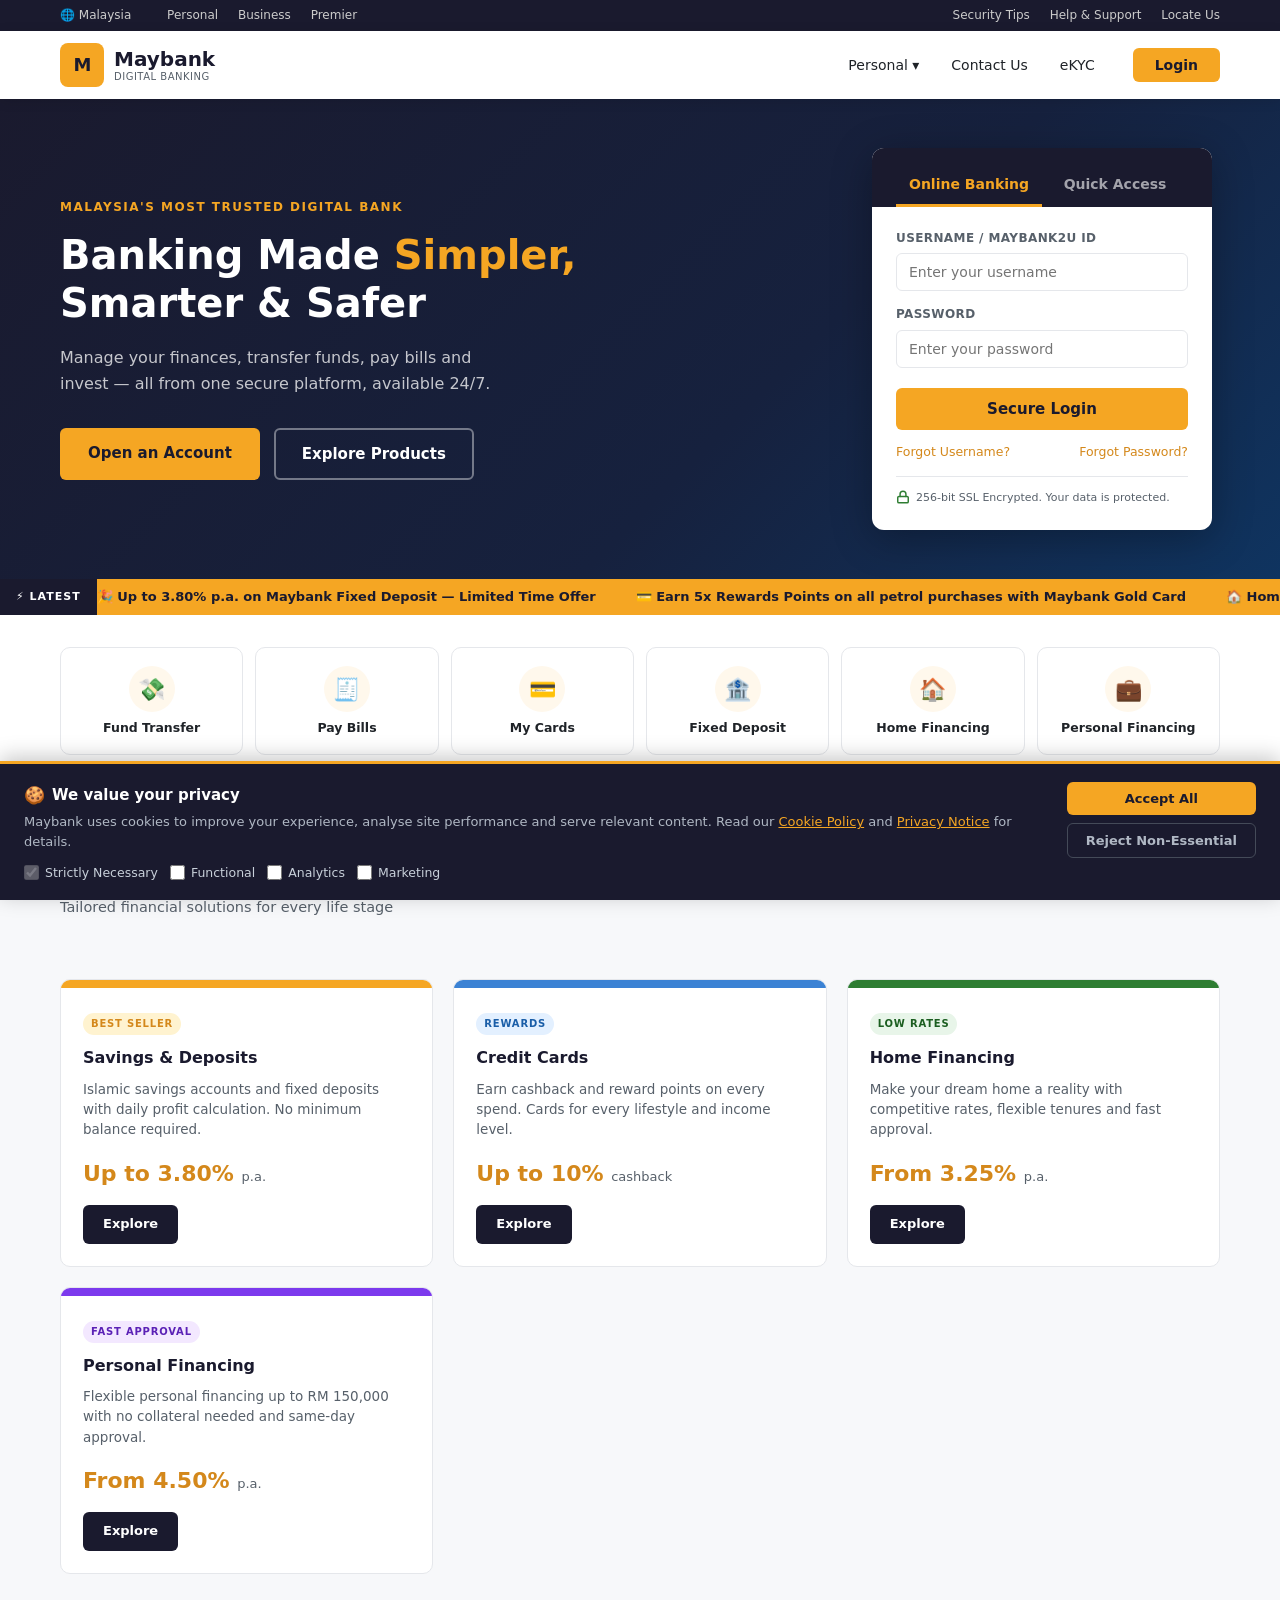
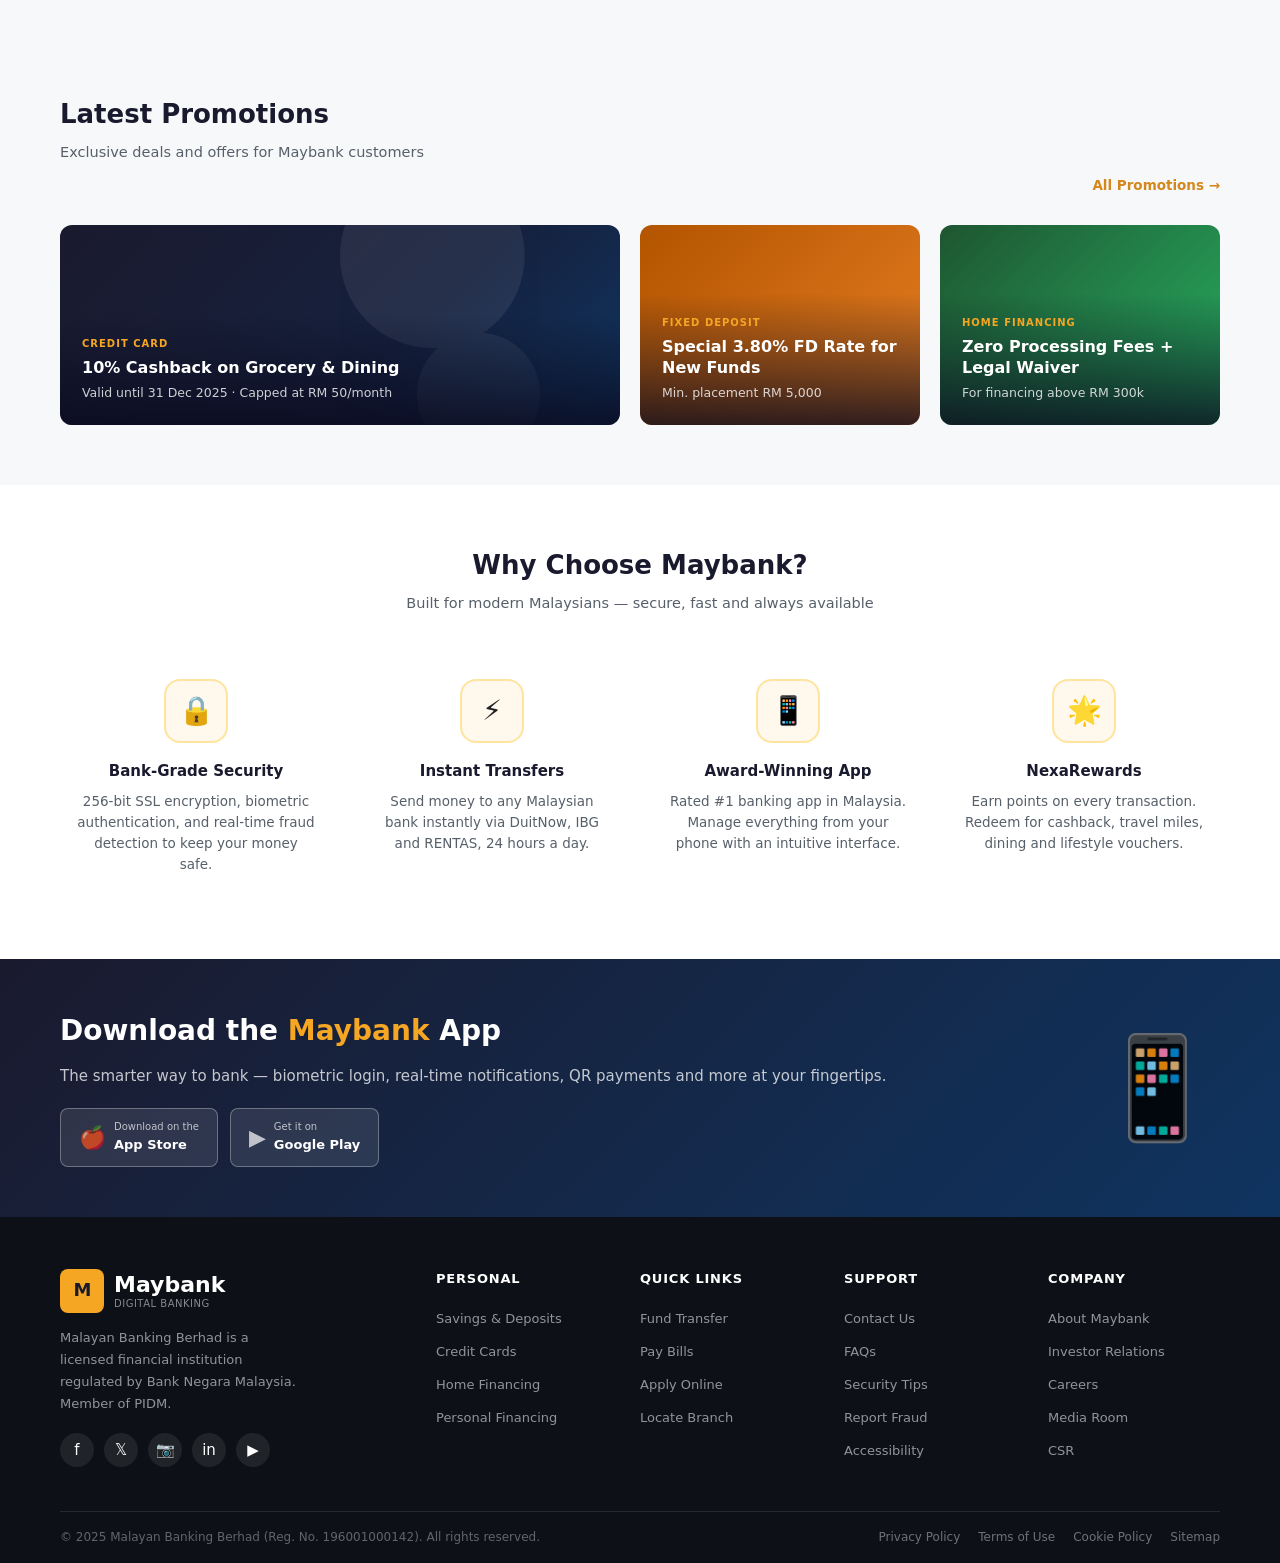
<file: index.html>
﻿<!DOCTYPE html>
<html lang="en">
<head>
  <meta charset="UTF-8" />
  <meta name="viewport" content="width=device-width, initial-scale=1.0" />
  <meta name="description" content="Maybank – Your trusted digital banking partner. Secure online banking, savings, loans and more." />
  <!-- Open Graph / Social -->
  <meta property="og:type"        content="website" />
  <meta property="og:title"       content="Maybank | Home – Secure Digital Banking" />
  <meta property="og:description" content="Malaysia's most trusted digital bank. Savings, financing, credit cards and more — all in one place." />
  <meta property="og:image"       content="images/Maybank-og.svg" />
  <meta property="og:url"         content="https://maybank2u.demo/" />
  <meta name="theme-color"        content="#f5a623" />
  <!-- AEP Datalayer page metadata -->
  <meta name="page-data" content='{
    "pageName": "Maybank | Home",
    "pageCategory": "Home",
    "pageSubCategory": "Homepage",
    "pageType": "homepage",
    "pageLanguage": "en"
  }' />
  <title>Maybank | Home – Secure Digital Banking</title>
  <link rel="stylesheet" href="css/styles.css" />
  <script src="https://assets.adobedtm.com/85462031b1ac/b9fe17ff5eac/launch-d019fc6cc177-development.min.js" async></script>
</head>
<body>

<!-- ═══════════════════════════════════════════
     TOP BAR
════════════════════════════════════════════ -->
<div class="top-bar">
  <div class="container">
    <div class="top-bar-left">
      <span>🌐 Malaysia</span>
      <a href="#" data-nav-section="Top Bar" data-nav-level="utility">Personal</a>
      <a href="#" data-nav-section="Top Bar" data-nav-level="utility">Business</a>
      <a href="#" data-nav-section="Top Bar" data-nav-level="utility">Premier</a>
    </div>
    <div class="top-bar-right">
      <a href="#" data-nav-section="Top Bar" data-nav-level="utility">Security Tips</a>
      <a href="contact.html" data-nav-section="Top Bar" data-nav-level="utility">Help &amp; Support</a>
      <a href="#" data-nav-section="Top Bar" data-nav-level="utility">Locate Us</a>
    </div>
  </div>
</div>

<!-- ═══════════════════════════════════════════
     HEADER
════════════════════════════════════════════ -->
<header class="site-header">
  <div class="header-inner">

    <!-- Logo -->
    <a href="index.html" class="logo-wrap" aria-label="Maybank Home">
      <div class="logo-icon">M</div>
      <div class="logo-text">
        <div class="logo-name">Maybank</div>
        <div class="logo-tagline">Digital Banking</div>
      </div>
    </a>

    <!-- Main Navigation -->
    <nav class="main-nav" id="mainNav" role="navigation" aria-label="Main navigation">
      <div class="nav-item has-dropdown">
        <a href="#" class="nav-link" data-nav-section="Personal" data-nav-level="primary">Personal ▾</a>
        <ul class="dropdown-menu">
          <li><a href="savings-deposits.html" data-nav-section="Personal" data-nav-level="secondary">Savings &amp; Deposits</a></li>
          <li><a href="credit-cards.html" data-nav-section="Personal" data-nav-level="secondary">Credit Cards</a></li>
          <li><a href="home-financing.html" data-nav-section="Personal" data-nav-level="secondary">Home Financing</a></li>
          <li><a href="personal-financing.html" data-nav-section="Personal" data-nav-level="secondary">Personal Financing</a></li>
        </ul>
      </div>
      <div class="nav-item">
        <a href="contact.html" class="nav-link" data-nav-section="Contact" data-nav-level="primary">Contact Us</a>
      </div>
      <div class="nav-item">
        <a href="ekyc.html" class="nav-link" data-nav-section="eKYC" data-nav-level="primary">eKYC</a>
      </div>
    </nav>

    <!-- Header Right -->
    <div class="header-actions">
      <button class="mobile-menu-toggle" id="mobileMenuToggle" aria-label="Toggle menu" aria-expanded="false">☰</button>
      <button class="btn-header-login"
        data-cta-name="header-login"
        data-cta-location="Header"
        data-product-category="Online Banking"
        onclick="document.getElementById('username')?.focus()">
        Login
      </button>
    </div>

  </div>
</header>

<!-- ═══════════════════════════════════════════
     HERO + LOGIN CARD
════════════════════════════════════════════ -->
<section class="hero">
  <div class="hero-grid">
    <div class="hero-content">
      <div class="hero-eyebrow">Malaysia's Most Trusted Digital Bank</div>
      <h1 class="hero-title">
        Banking Made <span>Simpler,</span><br>
        Smarter &amp; Safer
      </h1>
      <p class="hero-desc">
        Manage your finances, transfer funds, pay bills and invest — all from one secure platform, available 24/7.
      </p>
      <div class="hero-actions">
        <a href="register.html"
          class="btn-primary"
          data-cta-name="hero-open-account"
          data-cta-location="Hero Banner"
          data-product-category="Current Account">
          Open an Account
        </a>
        <a href="#"
          class="btn-outline"
          data-cta-name="hero-explore-products"
          data-cta-location="Hero Banner">
          Explore Products
        </a>
      </div>
    </div>

    <!-- Login Card -->
    <div class="hero-login-wrap">
      <div class="login-card">
        <div class="login-card-header">
          <div class="login-tabs">
            <button class="tab-btn active" data-tab="tab-login">Online Banking</button>
            <button class="tab-btn" data-tab="tab-quickpay">Quick Access</button>
          </div>
        </div>
        <div class="login-card-body">

          <!-- Online Banking Tab -->
          <div class="tab-pane active" id="tab-login">
            <form id="loginForm" novalidate>
              <div class="form-group">
                <label for="username">Username / Maybank2u ID</label>
                <input type="text" id="username" name="username" placeholder="Enter your username" autocomplete="username" />
              </div>
              <div class="form-group">
                <label for="password">Password</label>
                <input type="password" id="password" name="password" placeholder="Enter your password" autocomplete="current-password" />
              </div>
              <button type="submit" class="btn-login">Secure Login</button>
              <div class="form-links">
                <a href="#">Forgot Username?</a>
                <a href="#">Forgot Password?</a>
              </div>
            </form>
            <div class="secure-badge">
              <svg width="14" height="14" viewBox="0 0 24 24" fill="none" stroke="#2e7d32" stroke-width="2.5" stroke-linecap="round" stroke-linejoin="round"><rect x="3" y="11" width="18" height="11" rx="2" ry="2"/><path d="M7 11V7a5 5 0 0 1 10 0v4"/></svg>
              256-bit SSL Encrypted. Your data is protected.
            </div>
          </div>

          <!-- Quick Access Tab -->
          <div class="tab-pane" id="tab-quickpay">
            <div class="form-group">
              <label for="mobileNum">Mobile Number</label>
              <input type="tel" id="mobileNum" name="mobileNum" placeholder="+60 1X-XXX XXXX" />
            </div>
            <div class="form-group">
              <label for="transferType">Service</label>
              <select id="transferType" name="transferType">
                <option value="">Select a service</option>
                <option value="balance">Balance Enquiry</option>
                <option value="transfer">Fund Transfer</option>
                <option value="billpay">Bill Payment</option>
                <option value="reload">Reload</option>
              </select>
            </div>
            <button class="btn-login"
              data-cta-name="quick-access-proceed"
              data-cta-location="Login Card – Quick Access">
              Proceed
            </button>
          </div>

        </div>
      </div>
    </div>
  </div>
</section>

<!-- ═══════════════════════════════════════════
     PROMO TICKER
════════════════════════════════════════════ -->
<div class="promo-ticker">
  <div class="ticker-inner">
    <div class="ticker-label">⚡ Latest</div>
    <div class="ticker-track">
      <div class="ticker-text">
        <span>🎉 Up to 3.80% p.a. on Maybank Fixed Deposit — Limited Time Offer</span>
        <span>💳 Earn 5x Rewards Points on all petrol purchases with Maybank Gold Card</span>
        <span>🏠 Home Financing from 3.25% p.a. — Apply Online in 10 Minutes</span>
        <span>📱 New Maybank App — Real-time alerts, biometric login &amp; more</span>
        <span>🌍 Zero SWIFT fees on international transfers this November</span>
        <!-- Duplicate for seamless loop -->
        <span>🎉 Up to 3.80% p.a. on Maybank Fixed Deposit — Limited Time Offer</span>
        <span>💳 Earn 5x Rewards Points on all petrol purchases with Maybank Gold Card</span>
        <span>🏠 Home Financing from 3.25% p.a. — Apply Online in 10 Minutes</span>
        <span>📱 New Maybank App — Real-time alerts, biometric login &amp; more</span>
        <span>🌍 Zero SWIFT fees on international transfers this November</span>
      </div>
    </div>
  </div>
</div>

<!-- ═══════════════════════════════════════════
     QUICK LINKS
════════════════════════════════════════════ -->
<section class="quick-links">
  <div class="container">
    <div class="quick-links-grid">
      <a href="#" class="quick-link-item" data-cta-name="ql-transfer" data-cta-location="Quick Links" data-product-category="Transfers">
        <div class="ql-icon">💸</div>
        <div class="ql-label">Fund Transfer</div>
      </a>
      <a href="#" class="quick-link-item" data-cta-name="ql-billpay" data-cta-location="Quick Links" data-product-category="Bill Payment">
        <div class="ql-icon">🧾</div>
        <div class="ql-label">Pay Bills</div>
      </a>
      <a href="credit-cards.html" class="quick-link-item" data-cta-name="ql-cards" data-cta-location="Quick Links" data-product-category="Credit Cards">
        <div class="ql-icon">💳</div>
        <div class="ql-label">My Cards</div>
      </a>
      <a href="savings-deposits.html" class="quick-link-item" data-cta-name="ql-fixeddep" data-cta-location="Quick Links" data-product-category="Fixed Deposit">
        <div class="ql-icon">🏦</div>
        <div class="ql-label">Fixed Deposit</div>
      </a>
      <a href="home-financing.html" class="quick-link-item" data-cta-name="ql-homefin" data-cta-location="Quick Links" data-product-category="Home Financing">
        <div class="ql-icon">🏠</div>
        <div class="ql-label">Home Financing</div>
      </a>
      <a href="personal-financing.html" class="quick-link-item" data-cta-name="ql-personalfin" data-cta-location="Quick Links" data-product-category="Personal Financing">
        <div class="ql-icon">💼</div>
        <div class="ql-label">Personal Financing</div>
      </a>
    </div>
  </div>
</section>

<!-- ═══════════════════════════════════════════
     FEATURED PRODUCTS
════════════════════════════════════════════ -->
<section class="products-section">
  <div class="container">
    <div class="section-header">
      <div>
        <h2 class="section-title">Our Products</h2>
        <p class="section-sub">Tailored financial solutions for every life stage</p>
      </div>
    </div>
    <div class="products-grid">
      <div class="product-card">
        <div class="product-card-header"></div>
        <div class="product-card-body">
          <span class="product-badge">Best Seller</span>
          <h3 class="product-card-title">Savings &amp; Deposits</h3>
          <p class="product-card-desc">Islamic savings accounts and fixed deposits with daily profit calculation. No minimum balance required.</p>
          <div class="product-card-rate">Up to 3.80% <span>p.a.</span></div>
          <a href="savings-deposits.html"
            class="btn-card"
            data-cta-name="explore-savings"
            data-cta-location="Products Grid"
            data-product-category="Savings">
            Explore
          </a>
        </div>
      </div>
      <div class="product-card">
        <div class="product-card-header" style="background:#3b82d4;"></div>
        <div class="product-card-body">
          <span class="product-badge" style="background:#e3f0ff;color:#1a5ea8;">Rewards</span>
          <h3 class="product-card-title">Credit Cards</h3>
          <p class="product-card-desc">Earn cashback and reward points on every spend. Cards for every lifestyle and income level.</p>
          <div class="product-card-rate">Up to 10% <span>cashback</span></div>
          <a href="credit-cards.html"
            class="btn-card"
            data-cta-name="explore-cards"
            data-cta-location="Products Grid"
            data-product-category="Credit Cards">
            Explore
          </a>
        </div>
      </div>
      <div class="product-card">
        <div class="product-card-header" style="background:#2e7d32;"></div>
        <div class="product-card-body">
          <span class="product-badge" style="background:#e8f5e9;color:#1b5e20;">Low Rates</span>
          <h3 class="product-card-title">Home Financing</h3>
          <p class="product-card-desc">Make your dream home a reality with competitive rates, flexible tenures and fast approval.</p>
          <div class="product-card-rate">From 3.25% <span>p.a.</span></div>
          <a href="home-financing.html"
            class="btn-card"
            data-cta-name="explore-home-financing"
            data-cta-location="Products Grid"
            data-product-category="Home Financing">
            Explore
          </a>
        </div>
      </div>
      <div class="product-card">
        <div class="product-card-header" style="background:#7c3aed;"></div>
        <div class="product-card-body">
          <span class="product-badge" style="background:#f3e8ff;color:#5b21b6;">Fast Approval</span>
          <h3 class="product-card-title">Personal Financing</h3>
          <p class="product-card-desc">Flexible personal financing up to RM 150,000 with no collateral needed and same-day approval.</p>
          <div class="product-card-rate">From 4.50% <span>p.a.</span></div>
          <a href="personal-financing.html"
            class="btn-card"
            data-cta-name="explore-personal-financing"
            data-cta-location="Products Grid"
            data-product-category="Personal Financing">
            Explore
          </a>
        </div>
      </div>
    </div>
  </div>
</section>

<!-- ═══════════════════════════════════════════
     PROMOTIONS
════════════════════════════════════════════ -->
<section class="promo-section">
  <div class="container">
    <div class="section-header">
      <div>
        <h2 class="section-title">Latest Promotions</h2>
        <p class="section-sub">Exclusive deals and offers for Maybank customers</p>
      </div>
      <a href="#" class="view-all" data-cta-name="view-all-promotions" data-cta-location="Promotions Section">All Promotions →</a>
    </div>
    <div class="promo-grid">
      <div class="promo-card promo-card-1"
        data-cta-name="promo-cashback"
        data-cta-location="Promotions Grid">
        <div class="promo-card-bg"></div>
        <!-- SVG decorative lines -->
        <svg style="position:absolute;inset:0;width:100%;height:100%;opacity:.07" viewBox="0 0 400 260" xmlns="http://www.w3.org/2000/svg">
          <circle cx="320" cy="40" r="120" fill="white"/>
          <circle cx="380" cy="220" r="80" fill="white"/>
        </svg>
        <div class="promo-card-content">
          <div class="promo-card-tag">Credit Card</div>
          <div class="promo-card-title">10% Cashback on Grocery &amp; Dining</div>
          <div class="promo-card-desc">Valid until 31 Dec 2025 · Capped at RM 50/month</div>
        </div>
      </div>
      <div class="promo-card promo-card-2"
        data-cta-name="promo-fd-rate"
        data-cta-location="Promotions Grid">
        <div class="promo-card-bg"></div>
        <div class="promo-card-content">
          <div class="promo-card-tag">Fixed Deposit</div>
          <div class="promo-card-title">Special 3.80% FD Rate for New Funds</div>
          <div class="promo-card-desc">Min. placement RM 5,000</div>
        </div>
      </div>
      <div class="promo-card promo-card-3"
        data-cta-name="promo-home-loan"
        data-cta-location="Promotions Grid">
        <div class="promo-card-bg"></div>
        <div class="promo-card-content">
          <div class="promo-card-tag">Home Financing</div>
          <div class="promo-card-title">Zero Processing Fees + Legal Waiver</div>
          <div class="promo-card-desc">For financing above RM 300k</div>
        </div>
      </div>
    </div>
  </div>
</section>

<!-- ═══════════════════════════════════════════
     WHY Maybank – FEATURES
════════════════════════════════════════════ -->
<section class="features-section">
  <div class="container">
    <div style="text-align:center; margin-bottom:40px;">
      <h2 class="section-title">Why Choose Maybank?</h2>
      <p class="section-sub">Built for modern Malaysians — secure, fast and always available</p>
    </div>
    <div class="features-grid">
      <div class="feature-item">
        <div class="feature-icon">🔒</div>
        <div class="feature-title">Bank-Grade Security</div>
        <div class="feature-desc">256-bit SSL encryption, biometric authentication, and real-time fraud detection to keep your money safe.</div>
      </div>
      <div class="feature-item">
        <div class="feature-icon">⚡</div>
        <div class="feature-title">Instant Transfers</div>
        <div class="feature-desc">Send money to any Malaysian bank instantly via DuitNow, IBG and RENTAS, 24 hours a day.</div>
      </div>
      <div class="feature-item">
        <div class="feature-icon">📱</div>
        <div class="feature-title">Award-Winning App</div>
        <div class="feature-desc">Rated #1 banking app in Malaysia. Manage everything from your phone with an intuitive interface.</div>
      </div>
      <div class="feature-item">
        <div class="feature-icon">🌟</div>
        <div class="feature-title">NexaRewards</div>
        <div class="feature-desc">Earn points on every transaction. Redeem for cashback, travel miles, dining and lifestyle vouchers.</div>
      </div>
    </div>
  </div>
</section>

<!-- ═══════════════════════════════════════════
     APP DOWNLOAD BANNER
════════════════════════════════════════════ -->
<div class="app-banner">
  <div class="container">
    <div class="app-banner-inner">
      <div class="app-banner-text">
        <h2>Download the <span>Maybank</span> App</h2>
        <p>The smarter way to bank — biometric login, real-time notifications, QR payments and more at your fingertips.</p>
        <div class="app-store-btns">
          <a href="#" class="app-store-btn"
            data-cta-name="download-app-store"
            data-cta-location="App Banner">
            <span style="font-size:22px;">🍎</span>
            <div><span>Download on the</span><strong>App Store</strong></div>
          </a>
          <a href="#" class="app-store-btn"
            data-cta-name="download-play-store"
            data-cta-location="App Banner">
            <span style="font-size:22px;">▶</span>
            <div><span>Get it on</span><strong>Google Play</strong></div>
          </a>
        </div>
      </div>
      <div class="app-mockup">📱</div>
    </div>
  </div>
</div>

<!-- ═══════════════════════════════════════════
     FOOTER
════════════════════════════════════════════ -->
<footer class="site-footer">
  <div class="container">
    <div class="footer-grid">
      <div class="footer-brand">
        <div class="logo-wrap">
          <div class="logo-icon">M</div>
          <div class="logo-text">
            <div class="logo-name">Maybank</div>
            <div class="logo-tagline">Digital Banking</div>
          </div>
        </div>
        <p>Malayan Banking Berhad is a licensed financial institution regulated by Bank Negara Malaysia. Member of PIDM.</p>
        <div class="footer-social">
          <a href="#" class="social-btn" aria-label="Facebook">f</a>
          <a href="#" class="social-btn" aria-label="Twitter">𝕏</a>
          <a href="#" class="social-btn" aria-label="Instagram">📷</a>
          <a href="#" class="social-btn" aria-label="LinkedIn">in</a>
          <a href="#" class="social-btn" aria-label="YouTube">▶</a>
        </div>
      </div>
      <div class="footer-col">
        <h4>Personal</h4>
        <ul>
          <li><a href="savings-deposits.html">Savings &amp; Deposits</a></li>
          <li><a href="credit-cards.html">Credit Cards</a></li>
          <li><a href="home-financing.html">Home Financing</a></li>
          <li><a href="personal-financing.html">Personal Financing</a></li>
        </ul>
      </div>
      <div class="footer-col">
        <h4>Quick Links</h4>
        <ul>
          <li><a href="#">Fund Transfer</a></li>
          <li><a href="#">Pay Bills</a></li>
          <li><a href="#">Apply Online</a></li>
          <li><a href="#">Locate Branch</a></li>
        </ul>
      </div>
      <div class="footer-col">
        <h4>Support</h4>
        <ul>
          <li><a href="contact.html">Contact Us</a></li>
          <li><a href="#">FAQs</a></li>
          <li><a href="#">Security Tips</a></li>
          <li><a href="#">Report Fraud</a></li>
          <li><a href="#">Accessibility</a></li>
        </ul>
      </div>
      <div class="footer-col">
        <h4>Company</h4>
        <ul>
          <li><a href="#">About Maybank</a></li>
          <li><a href="#">Investor Relations</a></li>
          <li><a href="#">Careers</a></li>
          <li><a href="#">Media Room</a></li>
          <li><a href="#">CSR</a></li>
        </ul>
      </div>
    </div>
  </div>
  <div class="footer-bottom">
    <span>© 2025 Malayan Banking Berhad (Reg. No. 196001000142). All rights reserved.</span>
    <div class="footer-bottom-links">
      <a href="#">Privacy Policy</a>
      <a href="#">Terms of Use</a>
      <a href="#">Cookie Policy</a>
      <a href="#">Sitemap</a>
    </div>
  </div>
</footer>

<!-- Scripts -->
<script src="js/datalayer.js"></script>
<script src="js/main.js"></script>
<script>
  // ── Product Impression – fire on page load ────────────────────────────────
  document.addEventListener("DOMContentLoaded", function () {
    if (window.MaybankDL) {
      window.MaybankDL.productImpression([
        { productID: "NB-SAV-001", productName: "Savings & Deposits",  productCategory: "Deposits",          productSubCategory: "Savings Account" },
        { productID: "NB-CC-001",  productName: "Credit Cards",        productCategory: "Credit Cards",      productSubCategory: "Cashback Card"    },
        { productID: "NB-HF-001",  productName: "Home Financing",      productCategory: "Loans & Financing", productSubCategory: "Home Loan"        },
        { productID: "NB-PF-001",  productName: "Personal Financing",  productCategory: "Loans & Financing", productSubCategory: "Personal Loan"    },
      ]);
    }
  });

  // ── Accordion ─────────────────────────────────────────────────────────────
  document.querySelectorAll(".accordion-header").forEach(function (btn) {
    btn.addEventListener("click", function () {
      var body = btn.nextElementSibling;
      var isOpen = body.classList.contains("open");
      document.querySelectorAll(".accordion-body").forEach(function (b) { b.classList.remove("open"); });
      document.querySelectorAll(".accordion-header").forEach(function (h) { h.classList.remove("open"); });
      if (!isOpen) {
        body.classList.add("open");
        btn.classList.add("open");
      }
    });
  });
</script>

<!-- ── Consent Banner ───────────────────────────────────────────────────── -->
<div id="consent-banner" role="dialog" aria-modal="false" aria-label="Cookie consent">
  <div class="consent-body">
    <div class="consent-title">
      <span class="consent-icon">🍪</span> We value your privacy
    </div>
    <p class="consent-text">
      Maybank uses cookies to improve your experience, analyse site performance and serve relevant content.
      Read our <a href="#">Cookie Policy</a> and <a href="#">Privacy Notice</a> for details.
    </p>
    <div class="consent-categories">
      <label class="consent-category">
        <input type="checkbox" id="consent-necessary" checked disabled>
        Strictly Necessary
      </label>
      <label class="consent-category">
        <input type="checkbox" id="consent-functional">
        Functional
      </label>
      <label class="consent-category">
        <input type="checkbox" id="consent-analytics">
        Analytics
      </label>
      <label class="consent-category">
        <input type="checkbox" id="consent-marketing">
        Marketing
      </label>
    </div>
  </div>
  <div class="consent-actions">
    <button class="consent-btn consent-btn-accept" id="consent-accept">Accept All</button>
    <button class="consent-btn consent-btn-reject" id="consent-reject">Reject Non-Essential</button>
  </div>
</div>

</body>
</html>
</file>
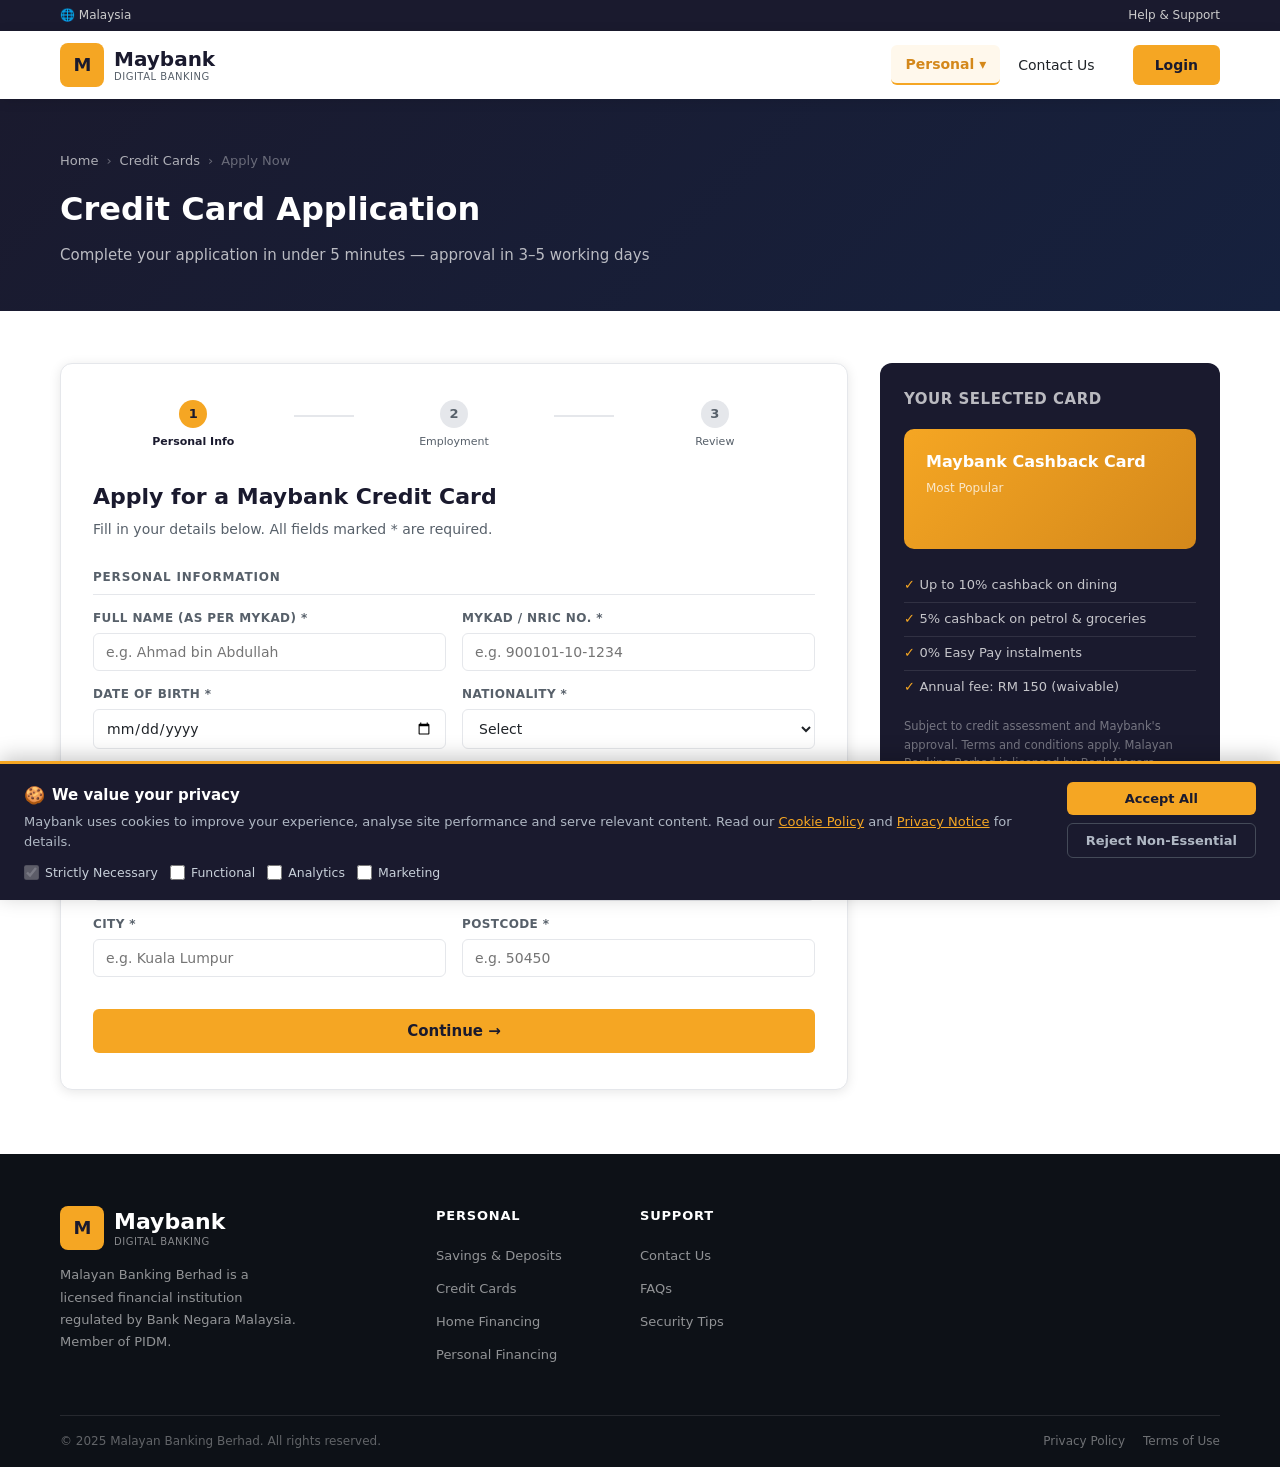
<file: card-application.html>
﻿<!DOCTYPE html>
<html lang="en">
<head>
  <meta charset="UTF-8" />
  <meta name="viewport" content="width=device-width, initial-scale=1.0" />
  <meta name="description" content="Apply for a Maybank Credit Card – Fast, simple, secure online application." />
  <meta name="page-data" content='{
    "pageName": "Maybank | Credit Card Application",
    "pageCategory": "Personal",
    "pageSubCategory": "Credit Cards",
    "pageType": "application",
    "pageLanguage": "en"
  }' />
  <title>Credit Card Application | Maybank</title>
  <link rel="stylesheet" href="css/styles.css" />
  <script src="https://assets.adobedtm.com/85462031b1ac/b9fe17ff5eac/launch-d019fc6cc177-development.min.js" async></script>
  <style>
    .app-layout {
      display: grid;
      grid-template-columns: 1fr 340px;
      gap: 32px;
      align-items: flex-start;
      padding: 52px 0 64px;
    }
    .app-form-card {
      background: var(--white);
      border: 1.5px solid var(--border);
      border-radius: 12px;
      padding: 36px 32px;
      box-shadow: var(--shadow);
    }
    .app-form-card h2 { font-size: 22px; font-weight: 800; color: var(--secondary); margin-bottom: 4px; }
    .app-form-card > p { font-size: 14px; color: var(--text-muted); margin-bottom: 28px; }
    .form-section-title {
      font-size: 12px;
      font-weight: 700;
      text-transform: uppercase;
      letter-spacing: .8px;
      color: var(--text-muted);
      margin: 24px 0 14px;
      padding-bottom: 6px;
      border-bottom: 1px solid var(--border);
    }
    .form-row { display: grid; grid-template-columns: 1fr 1fr; gap: 16px; }
    .form-row.single { grid-template-columns: 1fr; }
    .step-bar { display: flex; gap: 0; margin-bottom: 28px; }
    .step-bar-item { flex: 1; text-align: center; }
    .step-bar-item .step-dot {
      width: 28px; height: 28px; border-radius: 50%;
      background: var(--border); color: var(--text-muted);
      font-size: 13px; font-weight: 700;
      display: flex; align-items: center; justify-content: center;
      margin: 0 auto 5px;
      transition: background .2s;
    }
    .step-bar-item.active .step-dot { background: var(--primary); color: var(--secondary); }
    .step-bar-item.done .step-dot { background: var(--green); color: #fff; }
    .step-bar-item .step-label { font-size: 11px; color: var(--text-muted); }
    .step-bar-item.active .step-label { color: var(--secondary); font-weight: 600; }
    .step-connector { flex: 0.3; display: flex; align-items: center; padding-bottom: 18px; }
    .step-connector::after { content: ""; display: block; height: 2px; width: 100%; background: var(--border); }
    .card-preview-box {
      background: var(--secondary);
      border-radius: 12px;
      padding: 24px;
      color: var(--white);
      position: sticky;
      top: 88px;
    }
    .card-preview-box h3 { font-size: 15px; font-weight: 700; margin-bottom: 18px; color: rgba(255,255,255,.7); text-transform: uppercase; letter-spacing: .5px; }
    .card-visual-preview {
      border-radius: 10px;
      padding: 20px 22px;
      margin-bottom: 20px;
      position: relative;
      min-height: 120px;
    }
    .card-visual-preview .card-name { font-size: 16px; font-weight: 800; margin-bottom: 4px; }
    .card-visual-preview .card-tagline { font-size: 12px; opacity: .75; }
    .card-feature-list { list-style: none; }
    .card-feature-list li { font-size: 13px; color: rgba(255,255,255,.75); padding: 6px 0; border-bottom: 1px solid rgba(255,255,255,.1); }
    .card-feature-list li:last-child { border: none; }
    .card-feature-list li::before { content: "✓ "; color: var(--primary); font-weight: 700; }
    .disclaimer { font-size: 11.5px; color: rgba(255,255,255,.4); margin-top: 14px; line-height: 1.6; }
    .form-step { display: none; }
    .form-step.active { display: block; }
    .success-panel { text-align: center; padding: 40px 20px; }
    .success-panel .success-icon { font-size: 56px; margin-bottom: 16px; }
    .success-panel h3 { font-size: 22px; font-weight: 800; color: var(--secondary); margin-bottom: 8px; }
    .success-panel p { font-size: 14.5px; color: var(--text-muted); max-width: 400px; margin: 0 auto 24px; line-height: 1.7; }
    .ref-number { display: inline-block; background: var(--surface); border: 1.5px solid var(--border); border-radius: 6px; padding: 8px 20px; font-size: 16px; font-weight: 700; color: var(--secondary); letter-spacing: 1px; margin-bottom: 20px; }
    @media (max-width: 900px) { .app-layout { grid-template-columns: 1fr; } .card-preview-box { position: static; } }
    @media (max-width: 600px) { .form-row { grid-template-columns: 1fr; } .app-form-card { padding: 24px 18px; } }
  </style>
</head>
<body>

<div class="top-bar">
  <div class="container">
    <div class="top-bar-left"><span>🌐 Malaysia</span></div>
    <div class="top-bar-right">
      <a href="contact.html">Help &amp; Support</a>
    </div>
  </div>
</div>

<header class="site-header">
  <div class="header-inner">
    <a href="index.html" class="logo-wrap" aria-label="Maybank Home">
      <div class="logo-icon">M</div>
      <div class="logo-text"><div class="logo-name">Maybank</div><div class="logo-tagline">Digital Banking</div></div>
    </a>
    <nav class="main-nav" id="mainNav" role="navigation">
      <div class="nav-item has-dropdown">
        <a href="#" class="nav-link active" data-nav-section="Personal" data-nav-level="primary">Personal ▾</a>
        <ul class="dropdown-menu">
          <li><a href="savings-deposits.html">Savings &amp; Deposits</a></li>
          <li><a href="credit-cards.html">Credit Cards</a></li>
          <li><a href="home-financing.html">Home Financing</a></li>
          <li><a href="personal-financing.html">Personal Financing</a></li>
        </ul>
      </div>
      <div class="nav-item">
        <a href="contact.html" class="nav-link" data-nav-section="Contact" data-nav-level="primary">Contact Us</a>
      </div>
    </nav>
    <div class="header-actions">
      <button class="mobile-menu-toggle" id="mobileMenuToggle" aria-label="Toggle menu">☰</button>
      <a href="index.html" class="btn-header-login">Login</a>
    </div>
  </div>
</header>

<div class="page-banner">
  <div class="container">
    <div class="breadcrumb">
      <a href="index.html">Home</a><span>›</span>
      <a href="credit-cards.html">Credit Cards</a><span>›</span>
      <span>Apply Now</span>
    </div>
    <h1>Credit Card Application</h1>
    <p>Complete your application in under 5 minutes — approval in 3–5 working days</p>
  </div>
</div>

<div style="background:var(--white); padding-bottom: 0;">
  <div class="container">
    <div class="app-layout">

      <!-- LEFT: Application Form -->
      <div class="app-form-card">

        <!-- Progress Steps -->
        <div class="step-bar" id="stepBar">
          <div class="step-bar-item active" id="stepDot1">
            <div class="step-dot">1</div>
            <div class="step-label">Personal Info</div>
          </div>
          <div class="step-connector"></div>
          <div class="step-bar-item" id="stepDot2">
            <div class="step-dot">2</div>
            <div class="step-label">Employment</div>
          </div>
          <div class="step-connector"></div>
          <div class="step-bar-item" id="stepDot3">
            <div class="step-dot">3</div>
            <div class="step-label">Review</div>
          </div>
        </div>

        <h2>Apply for a Maybank Credit Card</h2>
        <p>Fill in your details below. All fields marked * are required.</p>

        <!-- ── STEP 1: Personal Info ── -->
        <div class="form-step active" id="step1">
          <div class="form-section-title">Personal Information</div>
          <div class="form-row">
            <div class="form-group">
              <label for="appFullName">Full Name (as per MyKad) *</label>
              <input type="text" id="appFullName" name="appFullName" placeholder="e.g. Ahmad bin Abdullah" required />
            </div>
            <div class="form-group">
              <label for="appIC">MyKad / NRIC No. *</label>
              <input type="text" id="appIC" name="appIC" placeholder="e.g. 900101-10-1234" required />
            </div>
          </div>
          <div class="form-row">
            <div class="form-group">
              <label for="appDOB">Date of Birth *</label>
              <input type="date" id="appDOB" name="appDOB" required />
            </div>
            <div class="form-group">
              <label for="appNationality">Nationality *</label>
              <select id="appNationality" name="appNationality" required>
                <option value="">Select</option>
                <option value="MY">Malaysian</option>
                <option value="PR">Permanent Resident</option>
                <option value="OTHER">Other</option>
              </select>
            </div>
          </div>
          <div class="form-row">
            <div class="form-group">
              <label for="appEmail">Email Address *</label>
              <input type="email" id="appEmail" name="appEmail" placeholder="you@example.com" required />
            </div>
            <div class="form-group">
              <label for="appPhone">Mobile Number *</label>
              <input type="tel" id="appPhone" name="appPhone" placeholder="+60 1X-XXX XXXX" required />
            </div>
          </div>
          <div class="form-row single">
            <div class="form-group">
              <label for="appAddress">Residential Address *</label>
              <input type="text" id="appAddress" name="appAddress" placeholder="Street address" required />
            </div>
          </div>
          <div class="form-row">
            <div class="form-group">
              <label for="appCity">City *</label>
              <input type="text" id="appCity" name="appCity" placeholder="e.g. Kuala Lumpur" required />
            </div>
            <div class="form-group">
              <label for="appPostcode">Postcode *</label>
              <input type="text" id="appPostcode" name="appPostcode" placeholder="e.g. 50450" required />
            </div>
          </div>
          <div id="step1Error" class="field-error" style="display:none;margin-top:8px;">Please fill in all required fields.</div>
          <button class="btn-primary" style="width:100%;margin-top:18px;"
            data-cta-name="card-app-step1-next"
            data-cta-location="Card Application – Step 1"
            onclick="nextStep(1)">Continue →</button>
        </div>

        <!-- ── STEP 2: Employment ── -->
        <div class="form-step" id="step2">
          <div class="form-section-title">Employment & Financial Information</div>
          <div class="form-row">
            <div class="form-group">
              <label for="appEmpStatus">Employment Status *</label>
              <select id="appEmpStatus" name="appEmpStatus" required>
                <option value="">Select</option>
                <option value="salaried">Salaried Employee</option>
                <option value="govt">Government Servant</option>
                <option value="selfemployed">Self-Employed</option>
                <option value="retired">Retired</option>
              </select>
            </div>
            <div class="form-group">
              <label for="appEmployer">Employer / Company Name *</label>
              <input type="text" id="appEmployer" name="appEmployer" placeholder="e.g. ABC Sdn Bhd" required />
            </div>
          </div>
          <div class="form-row">
            <div class="form-group">
              <label for="appIncome">Monthly Gross Income (RM) *</label>
              <input type="number" id="appIncome" name="appIncome" placeholder="e.g. 5000" required />
            </div>
            <div class="form-group">
              <label for="appCardType">Card Type *</label>
              <select id="appCardType" name="appCardType" required>
                <option value="">Select a card</option>
                <option value="cashback">Maybank Cashback Card</option>
                <option value="platinum">Maybank Platinum Card</option>
                <option value="gold-i">Maybank Gold-i Card (Islamic)</option>
              </select>
            </div>
          </div>
          <div class="form-row">
            <div class="form-group">
              <label for="appCreditLimit">Preferred Credit Limit (RM)</label>
              <select id="appCreditLimit" name="appCreditLimit">
                <option value="">Bank's discretion</option>
                <option value="5000">RM 5,000</option>
                <option value="10000">RM 10,000</option>
                <option value="20000">RM 20,000</option>
                <option value="30000">RM 30,000+</option>
              </select>
            </div>
            <div class="form-group">
              <label for="appExistingCard">Existing Maybank Relationship</label>
              <select id="appExistingCard" name="appExistingCard">
                <option value="no">No existing relationship</option>
                <option value="savings">Savings Account holder</option>
                <option value="loan">Existing Loan customer</option>
              </select>
            </div>
          </div>
          <div id="step2Error" class="field-error" style="display:none;margin-top:8px;">Please fill in all required fields.</div>
          <div style="display:flex;gap:12px;margin-top:18px;">
            <button class="btn-outline" style="flex:1;color:var(--secondary);border-color:var(--border);padding:11px;"
              onclick="prevStep(2)">← Back</button>
            <button class="btn-primary" style="flex:2;"
              data-cta-name="card-app-step2-next"
              data-cta-location="Card Application – Step 2"
              onclick="nextStep(2)">Review Application →</button>
          </div>
        </div>

        <!-- ── STEP 3: Review & Submit ── -->
        <div class="form-step" id="step3">
          <div class="form-section-title">Review Your Application</div>
          <div id="reviewSummary" style="background:var(--surface);border-radius:8px;padding:18px;font-size:13.5px;line-height:2;margin-bottom:18px;"></div>
          <div class="form-group" style="display:flex;align-items:flex-start;gap:10px;">
            <input type="checkbox" id="appConsent" style="width:auto;margin-top:4px;flex-shrink:0;" required />
            <label for="appConsent" style="font-size:13px;color:var(--text-muted);font-weight:400;text-transform:none;letter-spacing:0;">
              I confirm that all information provided is accurate. I agree to Maybank's
              <a href="#" style="color:var(--primary-dk);">Terms &amp; Conditions</a>,
              <a href="#" style="color:var(--primary-dk);">Privacy Policy</a> and consent to a credit check being conducted.
            </label>
          </div>
          <div id="step3Error" class="field-error" style="display:none;margin-top:8px;">Please accept the terms to proceed.</div>
          <div style="display:flex;gap:12px;margin-top:18px;">
            <button class="btn-outline" style="flex:1;color:var(--secondary);border-color:var(--border);padding:11px;"
              onclick="prevStep(3)">← Back</button>
            <button class="btn-primary" style="flex:2;"
              data-cta-name="card-app-submit"
              data-cta-location="Card Application – Step 3"
              onclick="submitApplication()">Submit Application</button>
          </div>
        </div>

        <!-- ── SUCCESS ── -->
        <div class="form-step" id="stepSuccess">
          <div class="success-panel">
            <div class="success-icon">🎉</div>
            <h3>Application Submitted!</h3>
            <p>Thank you for applying for a Maybank credit card. Your application is under review and you will receive a response within <strong>3–5 working days</strong> via email.</p>
            <div class="ref-number" id="appRefNumber">NB-CARD-000000</div>
            <div style="display:flex;gap:12px;justify-content:center;flex-wrap:wrap;">
              <a href="credit-cards.html" class="btn-outline" style="color:var(--secondary);border-color:var(--border);padding:10px 22px;font-size:14px;">← Back to Cards</a>
              <a href="index.html" class="btn-primary" style="padding:10px 22px;font-size:14px;"
                data-cta-name="card-app-success-home" data-cta-location="Card Application Success">Return to Home</a>
            </div>
          </div>
        </div>

      </div>

      <!-- RIGHT: Card Preview -->
      <div class="card-preview-box" id="cardPreviewBox">
        <h3>Your Selected Card</h3>
        <div class="card-visual-preview" id="cardVisualPreview" style="background:linear-gradient(135deg,#f5a623,#d4881b);">
          <div class="card-name" id="previewCardName">Maybank Cashback Card</div>
          <div class="card-tagline" id="previewCardTagline">Most Popular</div>
        </div>
        <ul class="card-feature-list" id="previewFeatureList">
          <li>Up to 10% cashback on dining</li>
          <li>5% cashback on petrol &amp; groceries</li>
          <li>0% Easy Pay instalments</li>
          <li>Accepted at 50M+ merchants</li>
        </ul>
        <div class="disclaimer">
          Subject to credit assessment and Maybank's approval. Terms and conditions apply. Malayan Banking Berhad is licensed by Bank Negara Malaysia.
        </div>
      </div>

    </div>
  </div>
</div>

<footer class="site-footer">
  <div class="container">
    <div class="footer-grid">
      <div class="footer-brand">
        <div class="logo-wrap">
          <div class="logo-icon">M</div>
          <div class="logo-text"><div class="logo-name">Maybank</div><div class="logo-tagline">Digital Banking</div></div>
        </div>
        <p>Malayan Banking Berhad is a licensed financial institution regulated by Bank Negara Malaysia. Member of PIDM.</p>
      </div>
      <div class="footer-col">
        <h4>Personal</h4>
        <ul>
          <li><a href="savings-deposits.html">Savings &amp; Deposits</a></li>
          <li><a href="credit-cards.html">Credit Cards</a></li>
          <li><a href="home-financing.html">Home Financing</a></li>
          <li><a href="personal-financing.html">Personal Financing</a></li>
        </ul>
      </div>
      <div class="footer-col">
        <h4>Support</h4>
        <ul>
          <li><a href="contact.html">Contact Us</a></li>
          <li><a href="#">FAQs</a></li>
          <li><a href="#">Security Tips</a></li>
        </ul>
      </div>
    </div>
  </div>
  <div class="footer-bottom">
    <span>© 2025 Malayan Banking Berhad. All rights reserved.</span>
    <div class="footer-bottom-links"><a href="#">Privacy Policy</a><a href="#">Terms of Use</a></div>
  </div>
</footer>

<script src="js/datalayer.js"></script>
<script src="js/main.js"></script>
<script>
  var CARD_DATA = {
    "cashback": {
      name: "Maybank Cashback Card",
      tagline: "Most Popular",
      bg: "linear-gradient(135deg,#f5a623,#d4881b)",
      features: ["Up to 10% cashback on dining","5% cashback on petrol & groceries","0% Easy Pay instalments","Annual fee: RM 150 (waivable)"]
    },
    "platinum": {
      name: "Maybank Platinum Card",
      tagline: "Premium",
      bg: "linear-gradient(135deg,#1a1a2e,#3b82d4)",
      features: ["Airport lounge access worldwide","5× reward points on travel","Travel insurance up to RM 1M","Min. income RM 60,000 p.a."]
    },
    "gold-i": {
      name: "Maybank Gold-i Card",
      tagline: "Islamic",
      bg: "linear-gradient(135deg,#0f3460,#3b82d4)",
      features: ["Shariah-compliant (no interest)","3× TreatsPoints on all spend","Annual fee: RM 100 (1st year free)","Min. income RM 24,000 p.a."]
    }
  };

  // Persistent form ID across all steps
  var cardAppFormID = null;

  // Pre-select card from URL param + fire page start event
  (function () {
    var params = new URLSearchParams(window.location.search);
    var card = params.get("card") || "cashback";
    setCardPreview(card);
    var sel = document.getElementById("appCardType");
    if (sel) sel.value = card;

    // ── DataLayer: application start ──────────────────────────────
    if (window.MaybankDL) {
      cardAppFormID = window.MaybankDL.cardApplicationStep({
        step:       "start",
        stepNumber: 0,
        cardType:   card,
      });
    }

    // Fire formStart on first field interaction
    var firstInteraction = false;
    document.querySelectorAll("#step1 input, #step1 select").forEach(function (field) {
      field.addEventListener("focus", function () {
        if (!firstInteraction) {
          firstInteraction = true;
          if (window.MaybankDL) {
            window.MaybankDL.formStart({
              formID:   cardAppFormID,
              formName: "Credit Card Application",
              formType: "application",
              firstField: field.name || field.id,
            });
          }
        }
      });
    });
  })();

  function setCardPreview(cardKey) {
    var data = CARD_DATA[cardKey] || CARD_DATA["cashback"];
    document.getElementById("previewCardName").textContent = data.name;
    document.getElementById("previewCardTagline").textContent = data.tagline;
    document.getElementById("cardVisualPreview").style.background = data.bg;
    var list = document.getElementById("previewFeatureList");
    list.innerHTML = data.features.map(function(f){ return "<li>" + f + "</li>"; }).join("");
  }

  document.getElementById("appCardType") && document.getElementById("appCardType").addEventListener("change", function(){
    setCardPreview(this.value || "cashback");
  });

  function validateStep(stepNum) {
    var step = document.getElementById("step" + stepNum);
    var required = step.querySelectorAll("[required]");
    for (var i = 0; i < required.length; i++) {
      if (!required[i].value.trim()) return false;
    }
    return true;
  }

  var STEP_NAMES = { 1: "personal-info", 2: "employment", 3: "review" };

  function nextStep(current) {
    if (!validateStep(current)) {
      document.getElementById("step" + current + "Error").style.display = "block";
      // ── DataLayer: validation error ──────────────────────────────
      if (window.MaybankDL) {
        var errFields = [];
        document.getElementById("step" + current).querySelectorAll("[required]").forEach(function(f){
          if (!f.value.trim()) errFields.push(f.name || f.id);
        });
        window.MaybankDL.cardApplicationStep({
          formID:      cardAppFormID,
          step:        "error",
          stepNumber:  current,
          cardType:    (document.getElementById("appCardType") || {}).value || "",
          errorFields: errFields,
        });
      }
      return;
    }
    document.getElementById("step" + current + "Error").style.display = "none";

    if (current === 2) buildReviewSummary();

    // ── DataLayer: step complete (with field capture) ───────────────
    if (window.MaybankDL) {
      var stepForm = document.getElementById("step" + current);
      window.MaybankDL.cardApplicationStep({
        formID:     cardAppFormID,
        step:       STEP_NAMES[current] || ("step" + current),
        stepNumber: current,
        cardType:   (document.getElementById("appCardType") || {}).value || "",
        formFields: window.MaybankDL.collectFormFields(stepForm),
      });
    }

    document.getElementById("step" + current).classList.remove("active");
    document.getElementById("step" + (current + 1)).classList.add("active");
    document.getElementById("stepDot" + current).classList.remove("active");
    document.getElementById("stepDot" + current).classList.add("done");
    document.getElementById("stepDot" + (current + 1)).classList.add("active");
    window.scrollTo({ top: 0, behavior: "smooth" });
  }

  function prevStep(current) {
    document.getElementById("step" + current).classList.remove("active");
    document.getElementById("step" + (current - 1)).classList.add("active");
    document.getElementById("stepDot" + current).classList.remove("active");
    document.getElementById("stepDot" + (current - 1)).classList.remove("done");
    document.getElementById("stepDot" + (current - 1)).classList.add("active");
  }

  function buildReviewSummary() {
    var card = document.getElementById("appCardType").value;
    var cardData = CARD_DATA[card] || {};
    document.getElementById("reviewSummary").innerHTML =
      "<strong>Full Name:</strong> " + (document.getElementById("appFullName").value || "—") + "<br>" +
      "<strong>MyKad / NRIC:</strong> " + (document.getElementById("appIC").value || "—") + "<br>" +
      "<strong>Email:</strong> " + (document.getElementById("appEmail").value || "—") + "<br>" +
      "<strong>Mobile:</strong> " + (document.getElementById("appPhone").value || "—") + "<br>" +
      "<strong>Employment:</strong> " + (document.getElementById("appEmpStatus").value || "—") + "<br>" +
      "<strong>Monthly Income:</strong> RM " + (document.getElementById("appIncome").value || "—") + "<br>" +
      "<strong>Card Applied:</strong> " + (cardData.name || card);

    // ── DataLayer: review step reached ─────────────────────────────
    if (window.MaybankDL) {
      window.MaybankDL.cardApplicationStep({
        formID:     cardAppFormID,
        step:       "review",
        stepNumber: 3,
        cardType:   card,
      });
    }
  }

  function submitApplication() {
    var consent = document.getElementById("appConsent");
    if (!consent.checked) {
      document.getElementById("step3Error").style.display = "block";
      // ── DataLayer: consent error ────────────────────────────────
      if (window.MaybankDL) {
        window.MaybankDL.cardApplicationStep({
          formID:      cardAppFormID,
          step:        "error",
          stepNumber:  3,
          cardType:    (document.getElementById("appCardType") || {}).value || "",
          errorFields: ["consent"],
        });
      }
      return;
    }
    document.getElementById("step3Error").style.display = "none";

    var cardType   = (document.getElementById("appCardType") || {}).value || "";
    var emailVal   = (document.getElementById("appEmail") || {}).value || "";
    var ref        = "NB-CARD-" + Date.now().toString().slice(-6);

    document.getElementById("step3").classList.remove("active");
    document.getElementById("stepDot3").classList.remove("active");
    document.getElementById("stepDot3").classList.add("done");
    document.getElementById("stepSuccess").classList.add("active");
    document.getElementById("appRefNumber").textContent = ref;

    // ── DataLayer: application complete (full form capture) ────────
    if (window.MaybankDL) {
      // Collect all steps: step1 + step2 fields in one merged object
      var allFields = window.MaybankDL.collectFormFields(
        document.getElementById("step1"),
        window.MaybankDL.collectFormFields(document.getElementById("step2"), {
          referenceNo: ref,
        })
      );
      window.MaybankDL.cardApplicationComplete({
        formID:         cardAppFormID,
        cardType:       cardType,
        referenceNo:    ref,
        applicantEmail: emailVal,
        formFields:     allFields,
      });
    }

    window.scrollTo({ top: 0, behavior: "smooth" });
  }
</script>

<!-- ── Consent Banner ─────────────────────────────────────────────────────── -->
<div id="consent-banner" role="dialog" aria-modal="false" aria-label="Cookie consent">
  <div class="consent-body">
    <div class="consent-title"><span class="consent-icon">🍪</span> We value your privacy</div>
    <p class="consent-text">Maybank uses cookies to improve your experience, analyse site performance and serve relevant content. Read our <a href="#">Cookie Policy</a> and <a href="#">Privacy Notice</a> for details.</p>
    <div class="consent-categories">
      <label class="consent-category"><input type="checkbox" id="consent-necessary" checked disabled> Strictly Necessary</label>
      <label class="consent-category"><input type="checkbox" id="consent-functional"> Functional</label>
      <label class="consent-category"><input type="checkbox" id="consent-analytics"> Analytics</label>
      <label class="consent-category"><input type="checkbox" id="consent-marketing"> Marketing</label>
    </div>
  </div>
  <div class="consent-actions">
    <button class="consent-btn consent-btn-accept" id="consent-accept">Accept All</button>
    <button class="consent-btn consent-btn-reject" id="consent-reject">Reject Non-Essential</button>
  </div>
</div>
</body>
</html>
</file>
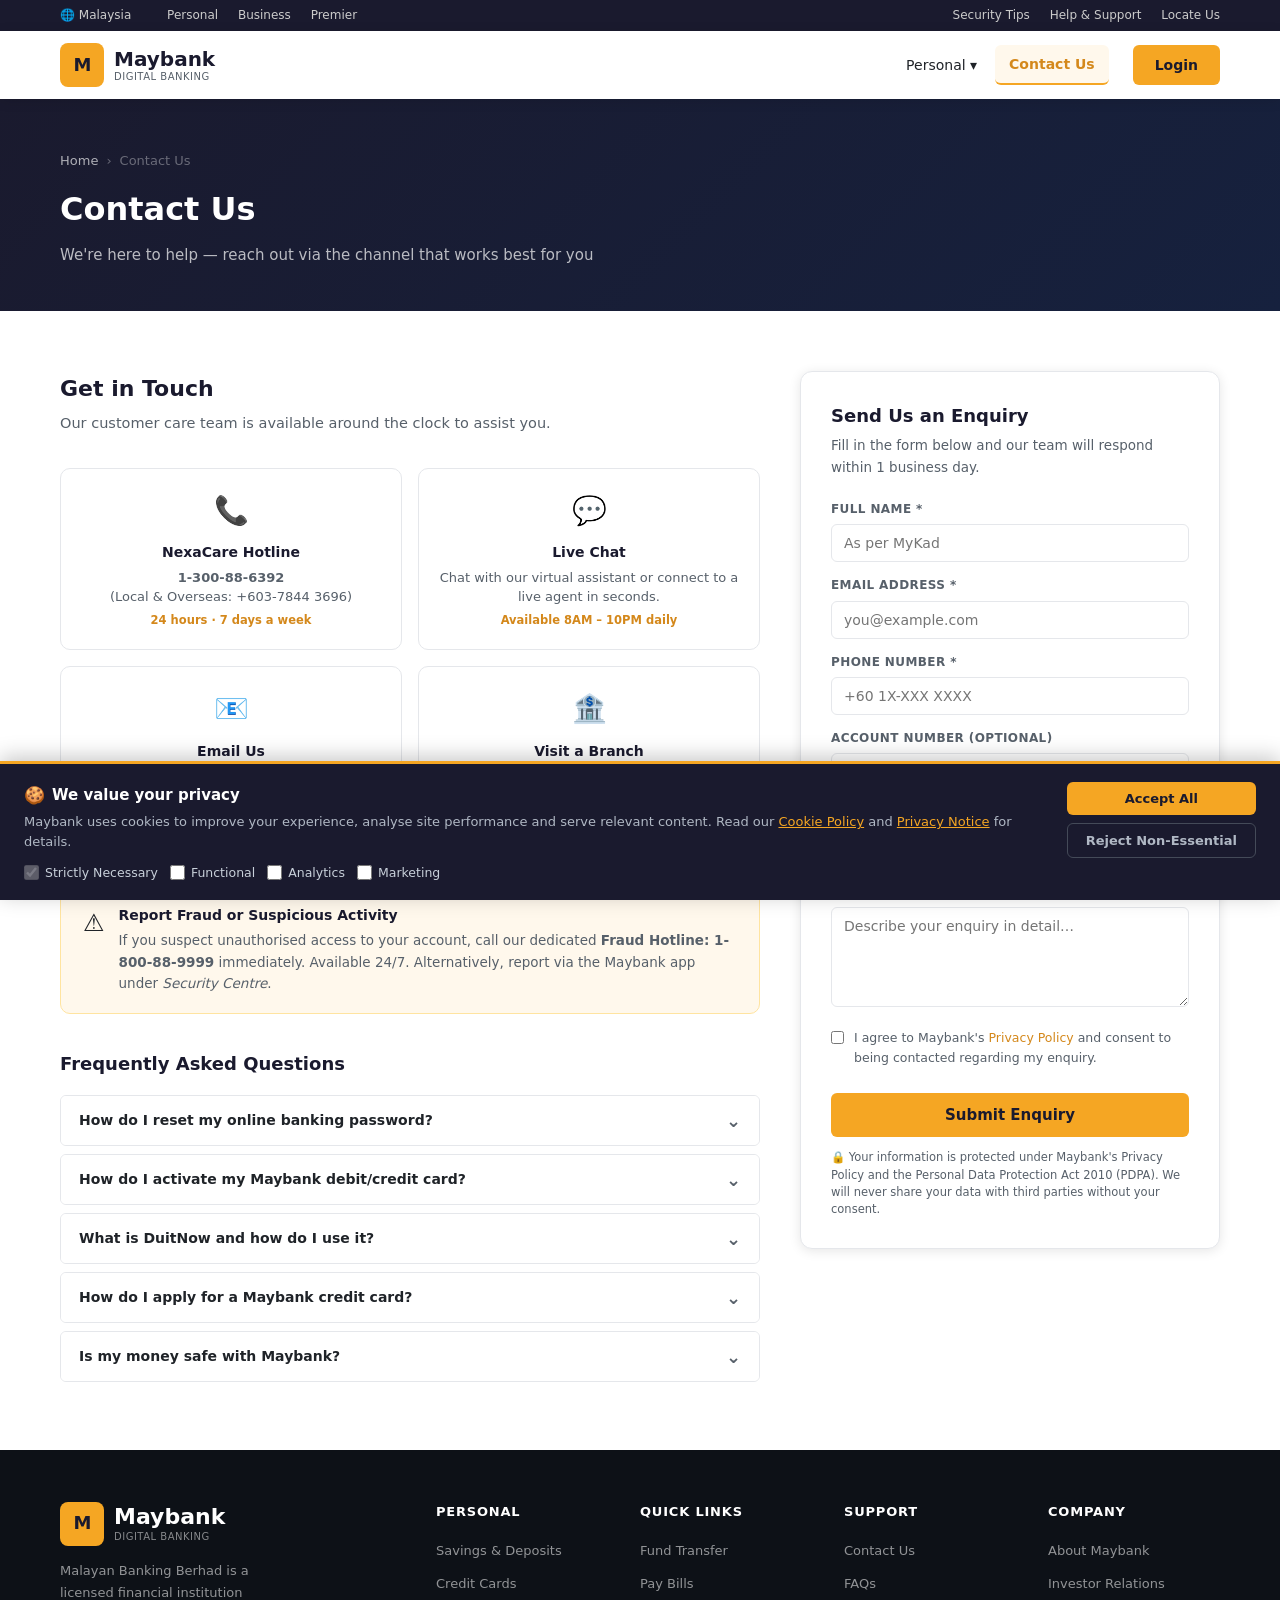
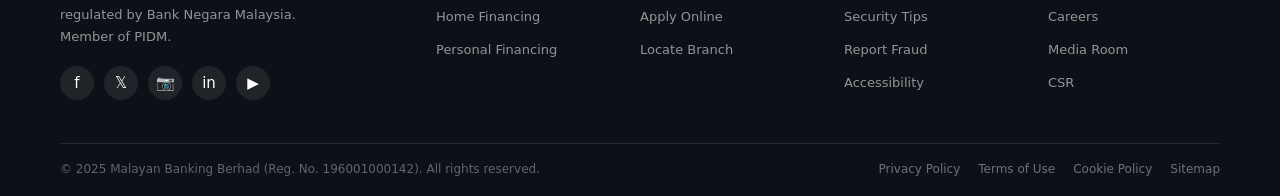
<file: contact.html>
﻿<!DOCTYPE html>
<html lang="en">
<head>
  <meta charset="UTF-8" />
  <meta name="viewport" content="width=device-width, initial-scale=1.0" />
  <meta name="description" content="Contact Maybank – Reach us via phone, live chat, email or visit a branch near you." />
  <!-- Open Graph / Social -->
  <meta property="og:type"        content="website" />
  <meta property="og:title"       content="Contact Us | Maybank – Help & Support" />
  <meta property="og:description" content="Get in touch with Maybank. NexaCare hotline, live chat, email, and branch locator." />
  <meta property="og:image"       content="images/Maybank-og.svg" />
  <meta name="theme-color"        content="#f5a623" />
  <!-- AEP Datalayer page metadata -->
  <meta name="page-data" content='{
    "pageName": "Maybank | Contact Us",
    "pageCategory": "Contact Us",
    "pageSubCategory": "Help & Support",
    "pageType": "contact",
    "pageLanguage": "en"
  }' />
  <title>Contact Us | Maybank – Help &amp; Support</title>
  <link rel="stylesheet" href="css/styles.css" />

  <script src="https://assets.adobedtm.com/85462031b1ac/b9fe17ff5eac/launch-d019fc6cc177-development.min.js" async></script>
</head>
<body>

<!-- ═══════════════════════════════════════════
     TOP BAR
════════════════════════════════════════════ -->
<div class="top-bar">
  <div class="container">
    <div class="top-bar-left">
      <span>🌐 Malaysia</span>
      <a href="index.html" data-nav-section="Top Bar" data-nav-level="utility">Personal</a>
      <a href="#" data-nav-section="Top Bar" data-nav-level="utility">Business</a>
      <a href="#" data-nav-section="Top Bar" data-nav-level="utility">Premier</a>
    </div>
    <div class="top-bar-right">
      <a href="#" data-nav-section="Top Bar" data-nav-level="utility">Security Tips</a>
      <a href="contact.html" data-nav-section="Top Bar" data-nav-level="utility">Help &amp; Support</a>
      <a href="#" data-nav-section="Top Bar" data-nav-level="utility">Locate Us</a>
    </div>
  </div>
</div>

<!-- ═══════════════════════════════════════════
     HEADER
════════════════════════════════════════════ -->
<header class="site-header">
  <div class="header-inner">

    <a href="index.html" class="logo-wrap" aria-label="Maybank Home">
      <div class="logo-icon">M</div>
      <div class="logo-text">
        <div class="logo-name">Maybank</div>
        <div class="logo-tagline">Digital Banking</div>
      </div>
    </a>

    <nav class="main-nav" id="mainNav" role="navigation" aria-label="Main navigation">
      <div class="nav-item has-dropdown">
        <a href="#" class="nav-link" data-nav-section="Personal" data-nav-level="primary">Personal ▾</a>
        <ul class="dropdown-menu">
          <li><a href="savings-deposits.html" data-nav-section="Personal" data-nav-level="secondary">Savings &amp; Deposits</a></li>
          <li><a href="credit-cards.html" data-nav-section="Personal" data-nav-level="secondary">Credit Cards</a></li>
          <li><a href="home-financing.html" data-nav-section="Personal" data-nav-level="secondary">Home Financing</a></li>
          <li><a href="personal-financing.html" data-nav-section="Personal" data-nav-level="secondary">Personal Financing</a></li>
        </ul>
      </div>
      <div class="nav-item">
        <a href="contact.html" class="nav-link active" data-nav-section="Contact" data-nav-level="primary">Contact Us</a>
      </div>
    </nav>

    <div class="header-actions">
      <button class="mobile-menu-toggle" id="mobileMenuToggle" aria-label="Toggle menu" aria-expanded="false">☰</button>
      <a href="index.html" class="btn-header-login"
        data-cta-name="header-login"
        data-cta-location="Header"
        data-product-category="Online Banking">
        Login
      </a>
    </div>

  </div>
</header>

<!-- ═══════════════════════════════════════════
     PAGE BANNER
════════════════════════════════════════════ -->
<div class="page-banner">
  <div class="container">
    <div class="breadcrumb">
      <a href="index.html" data-nav-section="Breadcrumb" data-nav-level="utility">Home</a>
      <span>›</span>
      <span>Contact Us</span>
    </div>
    <h1>Contact Us</h1>
    <p>We're here to help — reach out via the channel that works best for you</p>
  </div>
</div>

<!-- ═══════════════════════════════════════════
     CONTACT CHANNELS + FORM
════════════════════════════════════════════ -->
<section class="contact-section">
  <div class="container">
    <div class="contact-grid">

      <!-- Left: Channels + FAQ -->
      <div class="contact-left">

        <h2 class="section-title" style="font-size:22px; margin-bottom:6px;">Get in Touch</h2>
        <p class="section-sub">Our customer care team is available around the clock to assist you.</p>

        <div class="channel-cards">
          <div class="channel-card">
            <div class="channel-icon">📞</div>
            <div class="channel-title">NexaCare Hotline</div>
            <div class="channel-detail">
              <strong>1-300-88-6392</strong><br>
              (Local &amp; Overseas: +603-7844 3696)
            </div>
            <div class="channel-hours">24 hours · 7 days a week</div>
          </div>
          <div class="channel-card">
            <div class="channel-icon">💬</div>
            <div class="channel-title">Live Chat</div>
            <div class="channel-detail">
              Chat with our virtual assistant or connect to a live agent in seconds.
            </div>
            <div class="channel-hours">Available 8AM – 10PM daily</div>
          </div>
          <div class="channel-card">
            <div class="channel-icon">📧</div>
            <div class="channel-title">Email Us</div>
            <div class="channel-detail">
              <strong>customercare@Maybank.com.my</strong><br>
              Response within 1 business day
            </div>
            <div class="channel-hours">Mon – Fri, 9AM – 6PM</div>
          </div>
          <div class="channel-card">
            <div class="channel-icon">🏦</div>
            <div class="channel-title">Visit a Branch</div>
            <div class="channel-detail">
              Over 850 branches and 2,000+ ATMs across Malaysia.
            </div>
            <div class="channel-hours">
              <a href="#branch-locator" style="color:var(--primary-dk);">Find Nearest Branch →</a>
            </div>
          </div>
        </div>

        <!-- Card for Fraud / Report -->
        <div style="background:#fff8ec; border:1.5px solid #ffe4a0; border-radius:10px; padding:18px 22px; margin-bottom:36px; display:flex; gap:14px; align-items:flex-start;">
          <div style="font-size:24px; flex-shrink:0;">⚠️</div>
          <div>
            <div style="font-size:14px; font-weight:700; color:var(--secondary); margin-bottom:4px;">Report Fraud or Suspicious Activity</div>
            <div style="font-size:13.5px; color:var(--text-muted); line-height:1.6;">
              If you suspect unauthorised access to your account, call our dedicated <strong>Fraud Hotline: 1-800-88-9999</strong> immediately.
              Available 24/7. Alternatively, report via the Maybank app under <em>Security Centre</em>.
            </div>
          </div>
        </div>

        <!-- FAQ Section -->
        <div class="faq-title">Frequently Asked Questions</div>
        <div class="accordion" id="contactFAQ">

          <div class="accordion-item">
            <button class="accordion-header" aria-expanded="false">
              How do I reset my online banking password?
              <span class="arrow">⌄</span>
            </button>
            <div class="accordion-body">
              You can reset your password anytime via the Maybank Online Banking login page. Click <em>Forgot Password</em>, verify your identity using your registered mobile number or email, and follow the on-screen instructions. For security, you will receive a One-Time Password (OTP) to complete the process.
            </div>
          </div>

          <div class="accordion-item">
            <button class="accordion-header" aria-expanded="false">
              How do I activate my Maybank debit/credit card?
              <span class="arrow">⌄</span>
            </button>
            <div class="accordion-body">
              Log in to Maybank Online Banking or the Maybank app, navigate to <em>Cards &amp; Accounts</em> &gt; <em>Manage Cards</em>, select the card you wish to activate, and tap <em>Activate Card</em>. Alternatively, you can activate your card at any Maybank ATM by performing a PIN-based transaction.
            </div>
          </div>

          <div class="accordion-item">
            <button class="accordion-header" aria-expanded="false">
              What is DuitNow and how do I use it?
              <span class="arrow">⌄</span>
            </button>
            <div class="accordion-body">
              DuitNow is Malaysia's instant fund transfer service. You can send and receive money using a DuitNow ID — which can be your mobile number, NRIC, or business registration number — instead of a bank account number. Access it via Maybank Online Banking or the app under <em>Transfer &gt; DuitNow</em>.
            </div>
          </div>

          <div class="accordion-item">
            <button class="accordion-header" aria-expanded="false">
              How do I apply for a Maybank credit card?
              <span class="arrow">⌄</span>
            </button>
            <div class="accordion-body">
              You can apply online through the Maybank website, via the mobile app, or at any Maybank branch. Eligibility requirements include a minimum annual income of RM 24,000. You'll need your MyKad, latest 3 months' salary slips, and EPF statement. Approval is typically within 5 to 7 working days.
            </div>
          </div>

          <div class="accordion-item">
            <button class="accordion-header" aria-expanded="false">
              Is my money safe with Maybank?
              <span class="arrow">⌄</span>
            </button>
            <div class="accordion-body">
              Yes. Maybank is a licensed financial institution regulated by Bank Negara Malaysia. Your deposits are protected by Perbadanan Insurans Deposit Malaysia (PIDM) up to RM 250,000 per depositor. We also use industry-leading 256-bit SSL encryption and multi-factor authentication to protect your accounts.
            </div>
          </div>

        </div>

      </div>

      <!-- Right: Enquiry Form -->
      <div class="contact-form-wrap">
        <div class="contact-form-card">
          <h3>Send Us an Enquiry</h3>
          <p>Fill in the form below and our team will respond within 1 business day.</p>

          <form id="contactForm" novalidate>
            <div class="form-group">
              <label for="fullName">Full Name *</label>
              <input type="text" id="fullName" name="fullName" placeholder="As per MyKad" required />
            </div>
            <div class="form-group">
              <label for="email">Email Address *</label>
              <input type="email" id="email" name="email" placeholder="you@example.com" required />
            </div>
            <div class="form-group">
              <label for="phone">Phone Number *</label>
              <input type="tel" id="phone" name="phone" placeholder="+60 1X-XXX XXXX" required />
            </div>
            <div class="form-group">
              <label for="accountNumber">Account Number (Optional)</label>
              <input type="text" id="accountNumber" name="accountNumber" placeholder="XXXX-XXXX-XXXX" />
            </div>
            <div class="form-group">
              <label for="enquiryType">Enquiry Category *</label>
              <select id="enquiryType" name="enquiryType" required>
                <option value="">Select a category</option>
                <option value="account">Account &amp; Access</option>
                <option value="cards">Cards &amp; Payments</option>
                <option value="loans">Loans &amp; Financing</option>
                <option value="transfers">Transfers &amp; Remittance</option>
                <option value="investments">Investments &amp; Insurance</option>
                <option value="fraud">Fraud &amp; Security</option>
                <option value="complaint">Complaints</option>
                <option value="other">Other</option>
              </select>
            </div>
            <div class="form-group">
              <label for="message">Message *</label>
              <textarea id="message" name="message" rows="4" placeholder="Describe your enquiry in detail…" required></textarea>
            </div>
            <div class="form-group" style="display:flex; align-items:flex-start; gap:10px;">
              <input type="checkbox" id="consentCheck" name="consentCheck" required style="width:auto; margin-top:3px; flex-shrink:0;" />
              <label for="consentCheck" style="font-size:12.5px; color:var(--text-muted); font-weight:400; text-transform:none; letter-spacing:0;">
                I agree to Maybank's <a href="#" style="color:var(--primary-dk);">Privacy Policy</a> and consent to being contacted regarding my enquiry.
              </label>
            </div>
            <button type="submit" class="btn-submit"
              data-cta-name="contact-form-submit"
              data-cta-location="Contact Us Form">
              Submit Enquiry
            </button>
            <div class="privacy-note">
              🔒 Your information is protected under Maybank's Privacy Policy and the Personal Data Protection Act 2010 (PDPA). We will never share your data with third parties without your consent.
            </div>
          </form>

          <!-- Success State -->
          <div id="contactSuccess">
            <div class="success-icon">✅</div>
            <h4>Enquiry Submitted!</h4>
            <p>Thank you for reaching out. Our team will respond to <strong id="successEmail"></strong> within 1 business day.</p>
            <br>
            <a href="index.html"
              class="btn-primary"
              style="display:inline-block;"
              data-cta-name="contact-success-home"
              data-cta-location="Contact Form Success">
              Return to Home
            </a>
          </div>

        </div>
      </div>
    </div>
  </div>
</section>

<!-- ═══════════════════════════════════════════
     FOOTER
════════════════════════════════════════════ -->
<footer class="site-footer">
  <div class="container">
    <div class="footer-grid">
      <div class="footer-brand">
        <div class="logo-wrap">
          <div class="logo-icon">M</div>
          <div class="logo-text">
            <div class="logo-name">Maybank</div>
            <div class="logo-tagline">Digital Banking</div>
          </div>
        </div>
        <p>Malayan Banking Berhad is a licensed financial institution regulated by Bank Negara Malaysia. Member of PIDM.</p>
        <div class="footer-social">
          <a href="#" class="social-btn" aria-label="Facebook">f</a>
          <a href="#" class="social-btn" aria-label="Twitter">𝕏</a>
          <a href="#" class="social-btn" aria-label="Instagram">📷</a>
          <a href="#" class="social-btn" aria-label="LinkedIn">in</a>
          <a href="#" class="social-btn" aria-label="YouTube">▶</a>
        </div>
      </div>
      <div class="footer-col">
        <h4>Personal</h4>
        <ul>
          <li><a href="savings-deposits.html">Savings &amp; Deposits</a></li>
          <li><a href="credit-cards.html">Credit Cards</a></li>
          <li><a href="home-financing.html">Home Financing</a></li>
          <li><a href="personal-financing.html">Personal Financing</a></li>
        </ul>
      </div>
      <div class="footer-col">
        <h4>Quick Links</h4>
        <ul>
          <li><a href="#">Fund Transfer</a></li>
          <li><a href="#">Pay Bills</a></li>
          <li><a href="#">Apply Online</a></li>
          <li><a href="#">Locate Branch</a></li>
        </ul>
      </div>
      <div class="footer-col">
        <h4>Support</h4>
        <ul>
          <li><a href="contact.html">Contact Us</a></li>
          <li><a href="#">FAQs</a></li>
          <li><a href="#">Security Tips</a></li>
          <li><a href="#">Report Fraud</a></li>
          <li><a href="#">Accessibility</a></li>
        </ul>
      </div>
      <div class="footer-col">
        <h4>Company</h4>
        <ul>
          <li><a href="#">About Maybank</a></li>
          <li><a href="#">Investor Relations</a></li>
          <li><a href="#">Careers</a></li>
          <li><a href="#">Media Room</a></li>
          <li><a href="#">CSR</a></li>
        </ul>
      </div>
    </div>
  </div>
  <div class="footer-bottom">
    <span>© 2025 Malayan Banking Berhad (Reg. No. 196001000142). All rights reserved.</span>
    <div class="footer-bottom-links">
      <a href="#">Privacy Policy</a>
      <a href="#">Terms of Use</a>
      <a href="#">Cookie Policy</a>
      <a href="#">Sitemap</a>
    </div>
  </div>
</footer>

<!-- Scripts -->
<script src="js/datalayer.js"></script>
<script src="js/main.js"></script>
<script>
  // Initialize contact form datalayer wiring
  window.initContactForm();

  // Accordion
  document.querySelectorAll(".accordion-header").forEach(function (btn) {
    btn.addEventListener("click", function () {
      var body = btn.nextElementSibling;
      var isOpen = body.classList.contains("open");
      document.querySelectorAll(".accordion-body").forEach(function (b) { b.classList.remove("open"); });
      document.querySelectorAll(".accordion-header").forEach(function (h) { h.classList.remove("open"); });
      if (!isOpen) {
        body.classList.add("open");
        btn.classList.add("open");
        // DataLayer event for FAQ expansion
        if (window.MaybankDL) {
          window.MaybankDL.ctaClick({
            ctaName: "faq-expand",
            ctaText: btn.textContent.trim(),
            ctaLocation: "Contact Us – FAQ",
          });
        }
      }
    });
  });

  // Show submitted email in success message
  document.getElementById("contactForm").addEventListener("submit", function () {
    var emailEl = document.getElementById("email");
    var successEmailEl = document.getElementById("successEmail");
    if (emailEl && successEmailEl) {
      successEmailEl.textContent = emailEl.value;
    }
  });
</script>

<!-- ── Consent Banner ─────────────────────────────────────────────────────── -->
<div id="consent-banner" role="dialog" aria-modal="false" aria-label="Cookie consent">
  <div class="consent-body">
    <div class="consent-title"><span class="consent-icon">🍪</span> We value your privacy</div>
    <p class="consent-text">Maybank uses cookies to improve your experience, analyse site performance and serve relevant content. Read our <a href="#">Cookie Policy</a> and <a href="#">Privacy Notice</a> for details.</p>
    <div class="consent-categories">
      <label class="consent-category"><input type="checkbox" id="consent-necessary" checked disabled> Strictly Necessary</label>
      <label class="consent-category"><input type="checkbox" id="consent-functional"> Functional</label>
      <label class="consent-category"><input type="checkbox" id="consent-analytics"> Analytics</label>
      <label class="consent-category"><input type="checkbox" id="consent-marketing"> Marketing</label>
    </div>
  </div>
  <div class="consent-actions">
    <button class="consent-btn consent-btn-accept" id="consent-accept">Accept All</button>
    <button class="consent-btn consent-btn-reject" id="consent-reject">Reject Non-Essential</button>
  </div>
</div>

</body>
</html>
</file>
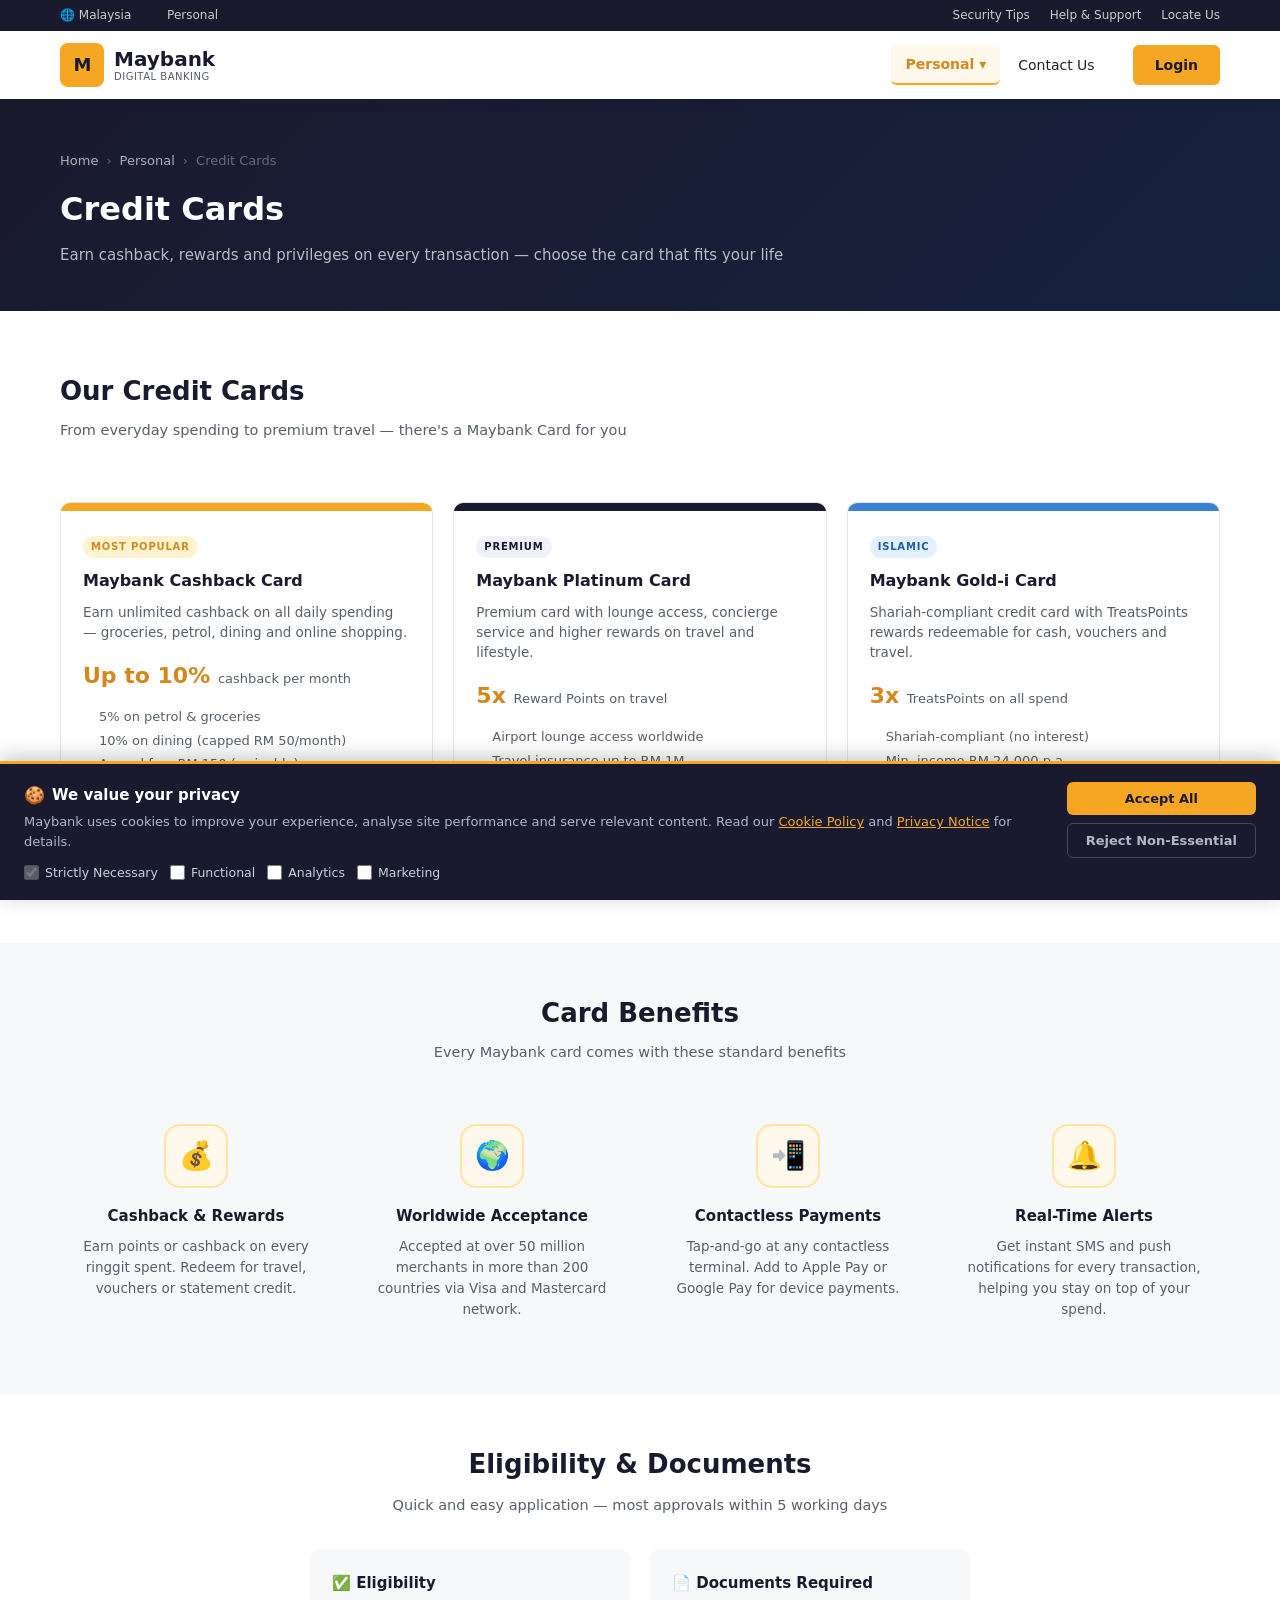
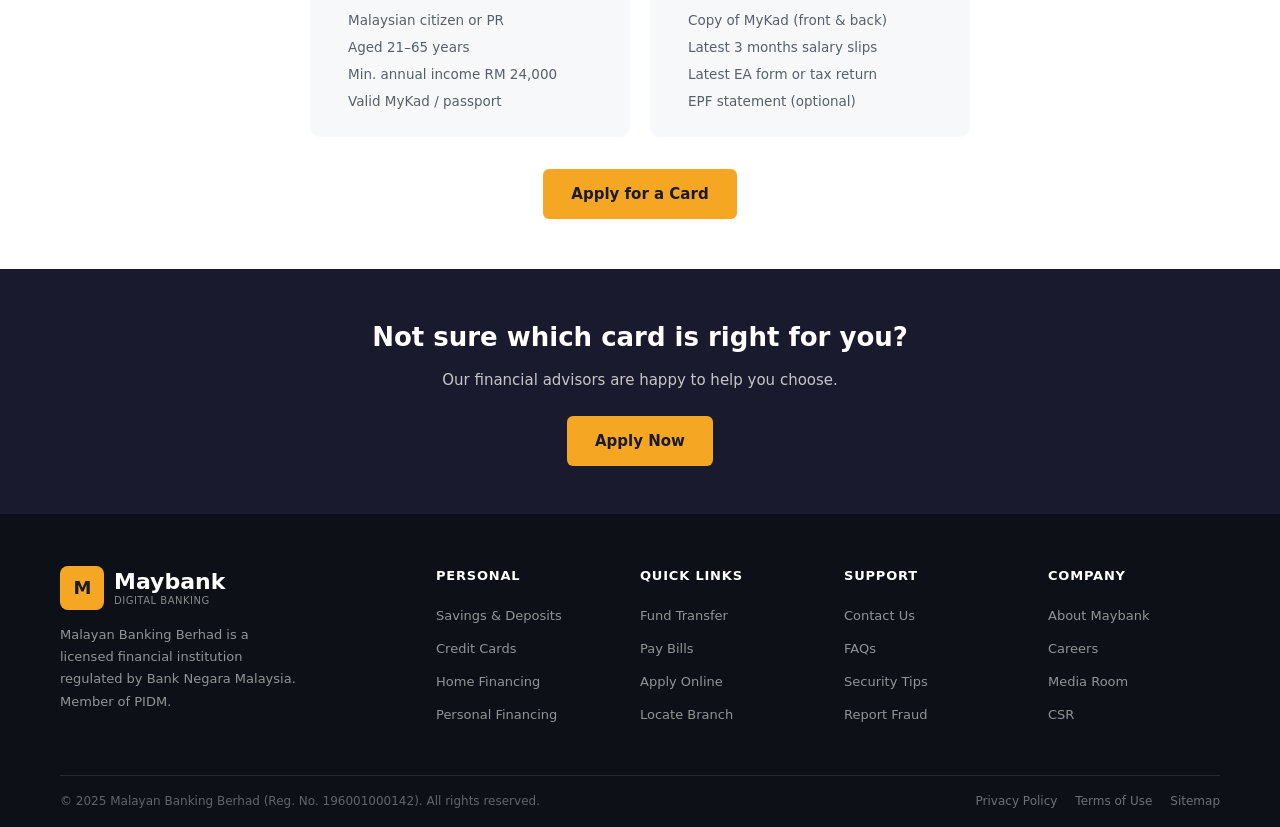
<file: credit-cards.html>
﻿<!DOCTYPE html>
<html lang="en">
<head>
  <meta charset="UTF-8" />
  <meta name="viewport" content="width=device-width, initial-scale=1.0" />
  <meta name="description" content="Maybank Credit Cards – Earn cashback and rewards on every spend." />
  <meta name="page-data" content='{
    "pageName": "Maybank | Credit Cards",
    "pageCategory": "Personal",
    "pageSubCategory": "Credit Cards",
    "pageType": "product",
    "pageLanguage": "en"
  }' />
  <title>Credit Cards | Maybank</title>
  <link rel="stylesheet" href="css/styles.css" />
  <script src="https://assets.adobedtm.com/85462031b1ac/b9fe17ff5eac/launch-d019fc6cc177-development.min.js" async></script>
</head>
<body>

<div class="top-bar">
  <div class="container">
    <div class="top-bar-left">
      <span>🌐 Malaysia</span>
      <a href="index.html" data-nav-section="Top Bar" data-nav-level="utility">Personal</a>
    </div>
    <div class="top-bar-right">
      <a href="#" data-nav-section="Top Bar" data-nav-level="utility">Security Tips</a>
      <a href="contact.html" data-nav-section="Top Bar" data-nav-level="utility">Help &amp; Support</a>
      <a href="#" data-nav-section="Top Bar" data-nav-level="utility">Locate Us</a>
    </div>
  </div>
</div>

<header class="site-header">
  <div class="header-inner">
    <a href="index.html" class="logo-wrap" aria-label="Maybank Home">
      <div class="logo-icon">M</div>
      <div class="logo-text">
        <div class="logo-name">Maybank</div>
        <div class="logo-tagline">Digital Banking</div>
      </div>
    </a>
    <nav class="main-nav" id="mainNav" role="navigation" aria-label="Main navigation">
      <div class="nav-item has-dropdown">
        <a href="#" class="nav-link active" data-nav-section="Personal" data-nav-level="primary">Personal ▾</a>
        <ul class="dropdown-menu">
          <li><a href="savings-deposits.html" data-nav-section="Personal" data-nav-level="secondary">Savings &amp; Deposits</a></li>
          <li><a href="credit-cards.html" data-nav-section="Personal" data-nav-level="secondary">Credit Cards</a></li>
          <li><a href="home-financing.html" data-nav-section="Personal" data-nav-level="secondary">Home Financing</a></li>
          <li><a href="personal-financing.html" data-nav-section="Personal" data-nav-level="secondary">Personal Financing</a></li>
        </ul>
      </div>
      <div class="nav-item">
        <a href="contact.html" class="nav-link" data-nav-section="Contact" data-nav-level="primary">Contact Us</a>
      </div>
    </nav>
    <div class="header-actions">
      <button class="mobile-menu-toggle" id="mobileMenuToggle" aria-label="Toggle menu" aria-expanded="false">☰</button>
      <a href="index.html" class="btn-header-login" data-cta-name="header-login" data-cta-location="Header">Login</a>
    </div>
  </div>
</header>

<div class="page-banner">
  <div class="container">
    <div class="breadcrumb">
      <a href="index.html" data-nav-section="Breadcrumb" data-nav-level="utility">Home</a>
      <span>›</span>
      <a href="#" data-nav-section="Breadcrumb" data-nav-level="utility">Personal</a>
      <span>›</span>
      <span>Credit Cards</span>
    </div>
    <h1>Credit Cards</h1>
    <p>Earn cashback, rewards and privileges on every transaction — choose the card that fits your life</p>
  </div>
</div>

<!-- Cards Grid -->
<section style="padding:60px 0; background:var(--white);">
  <div class="container">
    <div class="section-header">
      <div>
        <h2 class="section-title">Our Credit Cards</h2>
        <p class="section-sub">From everyday spending to premium travel — there's a Maybank Card for you</p>
      </div>
    </div>
    <div class="products-grid" style="grid-template-columns:repeat(3,1fr);">

      <div class="product-card">
        <div class="product-card-header" style="background:#f5a623;"></div>
        <div class="product-card-body">
          <span class="product-badge">Most Popular</span>
          <h3 class="product-card-title">Maybank Cashback Card</h3>
          <p class="product-card-desc">Earn unlimited cashback on all daily spending — groceries, petrol, dining and online shopping.</p>
          <div class="product-card-rate">Up to 10% <span>cashback per month</span></div>
          <ul style="font-size:13px;color:var(--text-muted);margin:12px 0;padding-left:16px;line-height:1.8;">
            <li>5% on petrol &amp; groceries</li>
            <li>10% on dining (capped RM 50/month)</li>
            <li>Annual fee: RM 150 (waivable)</li>
          </ul>
          <a href="card-application.html?card=cashback" class="btn-card" data-cta-name="apply-cashback-card" data-cta-location="Credit Cards Page" data-product-category="Credit Cards">Apply Now</a>
        </div>
      </div>

      <div class="product-card">
        <div class="product-card-header" style="background:#1a1a2e;"></div>
        <div class="product-card-body">
          <span class="product-badge" style="background:#f0f0ff;color:#1a1a2e;">Premium</span>
          <h3 class="product-card-title">Maybank Platinum Card</h3>
          <p class="product-card-desc">Premium card with lounge access, concierge service and higher rewards on travel and lifestyle.</p>
          <div class="product-card-rate">5x <span>Reward Points on travel</span></div>
          <ul style="font-size:13px;color:var(--text-muted);margin:12px 0;padding-left:16px;line-height:1.8;">
            <li>Airport lounge access worldwide</li>
            <li>Travel insurance up to RM 1M</li>
            <li>Min. income RM 60,000 p.a.</li>
          </ul>
          <a href="card-application.html?card=platinum" class="btn-card" data-cta-name="apply-platinum-card" data-cta-location="Credit Cards Page" data-product-category="Credit Cards">Apply Now</a>
        </div>
      </div>

      <div class="product-card">
        <div class="product-card-header" style="background:#3b82d4;"></div>
        <div class="product-card-body">
          <span class="product-badge" style="background:#e3f0ff;color:#1a5ea8;">Islamic</span>
          <h3 class="product-card-title">Maybank Gold-i Card</h3>
          <p class="product-card-desc">Shariah-compliant credit card with TreatsPoints rewards redeemable for cash, vouchers and travel.</p>
          <div class="product-card-rate">3x <span>TreatsPoints on all spend</span></div>
          <ul style="font-size:13px;color:var(--text-muted);margin:12px 0;padding-left:16px;line-height:1.8;">
            <li>Shariah-compliant (no interest)</li>
            <li>Min. income RM 24,000 p.a.</li>
            <li>Annual fee: RM 100 (first year free)</li>
          </ul>
          <a href="card-application.html?card=gold-i" class="btn-card" data-cta-name="apply-gold-i-card" data-cta-location="Credit Cards Page" data-product-category="Credit Cards">Apply Now</a>
        </div>
      </div>

    </div>
  </div>
</section>

<!-- Benefits -->
<section style="padding:50px 0; background:var(--surface);">
  <div class="container">
    <div style="text-align:center;margin-bottom:36px;">
      <h2 class="section-title">Card Benefits</h2>
      <p class="section-sub">Every Maybank card comes with these standard benefits</p>
    </div>
    <div class="features-grid">
      <div class="feature-item">
        <div class="feature-icon">💰</div>
        <div class="feature-title">Cashback &amp; Rewards</div>
        <div class="feature-desc">Earn points or cashback on every ringgit spent. Redeem for travel, vouchers or statement credit.</div>
      </div>
      <div class="feature-item">
        <div class="feature-icon">🌍</div>
        <div class="feature-title">Worldwide Acceptance</div>
        <div class="feature-desc">Accepted at over 50 million merchants in more than 200 countries via Visa and Mastercard network.</div>
      </div>
      <div class="feature-item">
        <div class="feature-icon">📲</div>
        <div class="feature-title">Contactless Payments</div>
        <div class="feature-desc">Tap-and-go at any contactless terminal. Add to Apple Pay or Google Pay for device payments.</div>
      </div>
      <div class="feature-item">
        <div class="feature-icon">🔔</div>
        <div class="feature-title">Real-Time Alerts</div>
        <div class="feature-desc">Get instant SMS and push notifications for every transaction, helping you stay on top of your spend.</div>
      </div>
    </div>
  </div>
</section>

<!-- Eligibility -->
<section style="padding:50px 0; background:var(--white);">
  <div class="container" style="max-width:700px;">
    <h2 class="section-title" style="text-align:center;margin-bottom:8px;">Eligibility &amp; Documents</h2>
    <p class="section-sub" style="text-align:center;margin-bottom:32px;">Quick and easy application — most approvals within 5 working days</p>
    <div style="display:grid;grid-template-columns:1fr 1fr;gap:20px;">
      <div style="background:var(--surface);border-radius:10px;padding:22px;">
        <div style="font-weight:700;color:var(--secondary);margin-bottom:12px;">✅ Eligibility</div>
        <ul style="font-size:13.5px;color:var(--text-muted);line-height:2;padding-left:16px;">
          <li>Malaysian citizen or PR</li>
          <li>Aged 21–65 years</li>
          <li>Min. annual income RM 24,000</li>
          <li>Valid MyKad / passport</li>
        </ul>
      </div>
      <div style="background:var(--surface);border-radius:10px;padding:22px;">
        <div style="font-weight:700;color:var(--secondary);margin-bottom:12px;">📄 Documents Required</div>
        <ul style="font-size:13.5px;color:var(--text-muted);line-height:2;padding-left:16px;">
          <li>Copy of MyKad (front &amp; back)</li>
          <li>Latest 3 months salary slips</li>
          <li>Latest EA form or tax return</li>
          <li>EPF statement (optional)</li>
        </ul>
      </div>
    </div>
    <div style="text-align:center;margin-top:32px;">
      <a href="card-application.html" class="btn-primary" data-cta-name="cards-page-apply" data-cta-location="Credit Cards Eligibility Section">Apply for a Card</a>
    </div>
  </div>
</section>

<div style="background:var(--secondary);color:var(--white);padding:48px 0;text-align:center;">
  <div class="container">
    <h2 style="font-size:26px;font-weight:800;margin-bottom:10px;">Not sure which card is right for you?</h2>
    <p style="color:rgba(255,255,255,.75);font-size:15px;margin-bottom:24px;">Our financial advisors are happy to help you choose.</p>
    <a href="card-application.html" class="btn-primary" data-cta-name="cards-cta-apply" data-cta-location="Credit Cards Page CTA">Apply Now</a>
  </div>
</div>

<footer class="site-footer">
  <div class="container">
    <div class="footer-grid">
      <div class="footer-brand">
        <div class="logo-wrap">
          <div class="logo-icon">M</div>
          <div class="logo-text">
            <div class="logo-name">Maybank</div>
            <div class="logo-tagline">Digital Banking</div>
          </div>
        </div>
        <p>Malayan Banking Berhad is a licensed financial institution regulated by Bank Negara Malaysia. Member of PIDM.</p>
      </div>
      <div class="footer-col">
        <h4>Personal</h4>
        <ul>
          <li><a href="savings-deposits.html">Savings &amp; Deposits</a></li>
          <li><a href="credit-cards.html">Credit Cards</a></li>
          <li><a href="home-financing.html">Home Financing</a></li>
          <li><a href="personal-financing.html">Personal Financing</a></li>
        </ul>
      </div>
      <div class="footer-col">
        <h4>Quick Links</h4>
        <ul>
          <li><a href="#">Fund Transfer</a></li>
          <li><a href="#">Pay Bills</a></li>
          <li><a href="#">Apply Online</a></li>
          <li><a href="#">Locate Branch</a></li>
        </ul>
      </div>
      <div class="footer-col">
        <h4>Support</h4>
        <ul>
          <li><a href="contact.html">Contact Us</a></li>
          <li><a href="#">FAQs</a></li>
          <li><a href="#">Security Tips</a></li>
          <li><a href="#">Report Fraud</a></li>
        </ul>
      </div>
      <div class="footer-col">
        <h4>Company</h4>
        <ul>
          <li><a href="#">About Maybank</a></li>
          <li><a href="#">Careers</a></li>
          <li><a href="#">Media Room</a></li>
          <li><a href="#">CSR</a></li>
        </ul>
      </div>
    </div>
  </div>
  <div class="footer-bottom">
    <span>© 2025 Malayan Banking Berhad (Reg. No. 196001000142). All rights reserved.</span>
    <div class="footer-bottom-links">
      <a href="#">Privacy Policy</a>
      <a href="#">Terms of Use</a>
      <a href="#">Sitemap</a>
    </div>
  </div>
</footer>

<script src="js/datalayer.js"></script>
<script src="js/main.js"></script>
<script>
  // ── Product Impression – Credit Cards page ────────────────────────────────
  document.addEventListener("DOMContentLoaded", function () {
    if (window.MaybankDL) {
      window.MaybankDL.productImpression([
        { productID: "NB-CC-001", productName: "Maybank Cashback Card",  productCategory: "Credit Cards", productSubCategory: "Cashback Card"  },
        { productID: "NB-CC-002", productName: "Maybank Platinum Card",  productCategory: "Credit Cards", productSubCategory: "Premium Card"   },
        { productID: "NB-CC-003", productName: "Maybank Gold-i Card",    productCategory: "Credit Cards", productSubCategory: "Islamic Card"   },
      ]);
    }
  });
</script>

<!-- ── Consent Banner ─────────────────────────────────────────────────────── -->
<div id="consent-banner" role="dialog" aria-modal="false" aria-label="Cookie consent">
  <div class="consent-body">
    <div class="consent-title"><span class="consent-icon">🍪</span> We value your privacy</div>
    <p class="consent-text">Maybank uses cookies to improve your experience, analyse site performance and serve relevant content. Read our <a href="#">Cookie Policy</a> and <a href="#">Privacy Notice</a> for details.</p>
    <div class="consent-categories">
      <label class="consent-category"><input type="checkbox" id="consent-necessary" checked disabled> Strictly Necessary</label>
      <label class="consent-category"><input type="checkbox" id="consent-functional"> Functional</label>
      <label class="consent-category"><input type="checkbox" id="consent-analytics"> Analytics</label>
      <label class="consent-category"><input type="checkbox" id="consent-marketing"> Marketing</label>
    </div>
  </div>
  <div class="consent-actions">
    <button class="consent-btn consent-btn-accept" id="consent-accept">Accept All</button>
    <button class="consent-btn consent-btn-reject" id="consent-reject">Reject Non-Essential</button>
  </div>
</div>
</body>
</html>
</file>
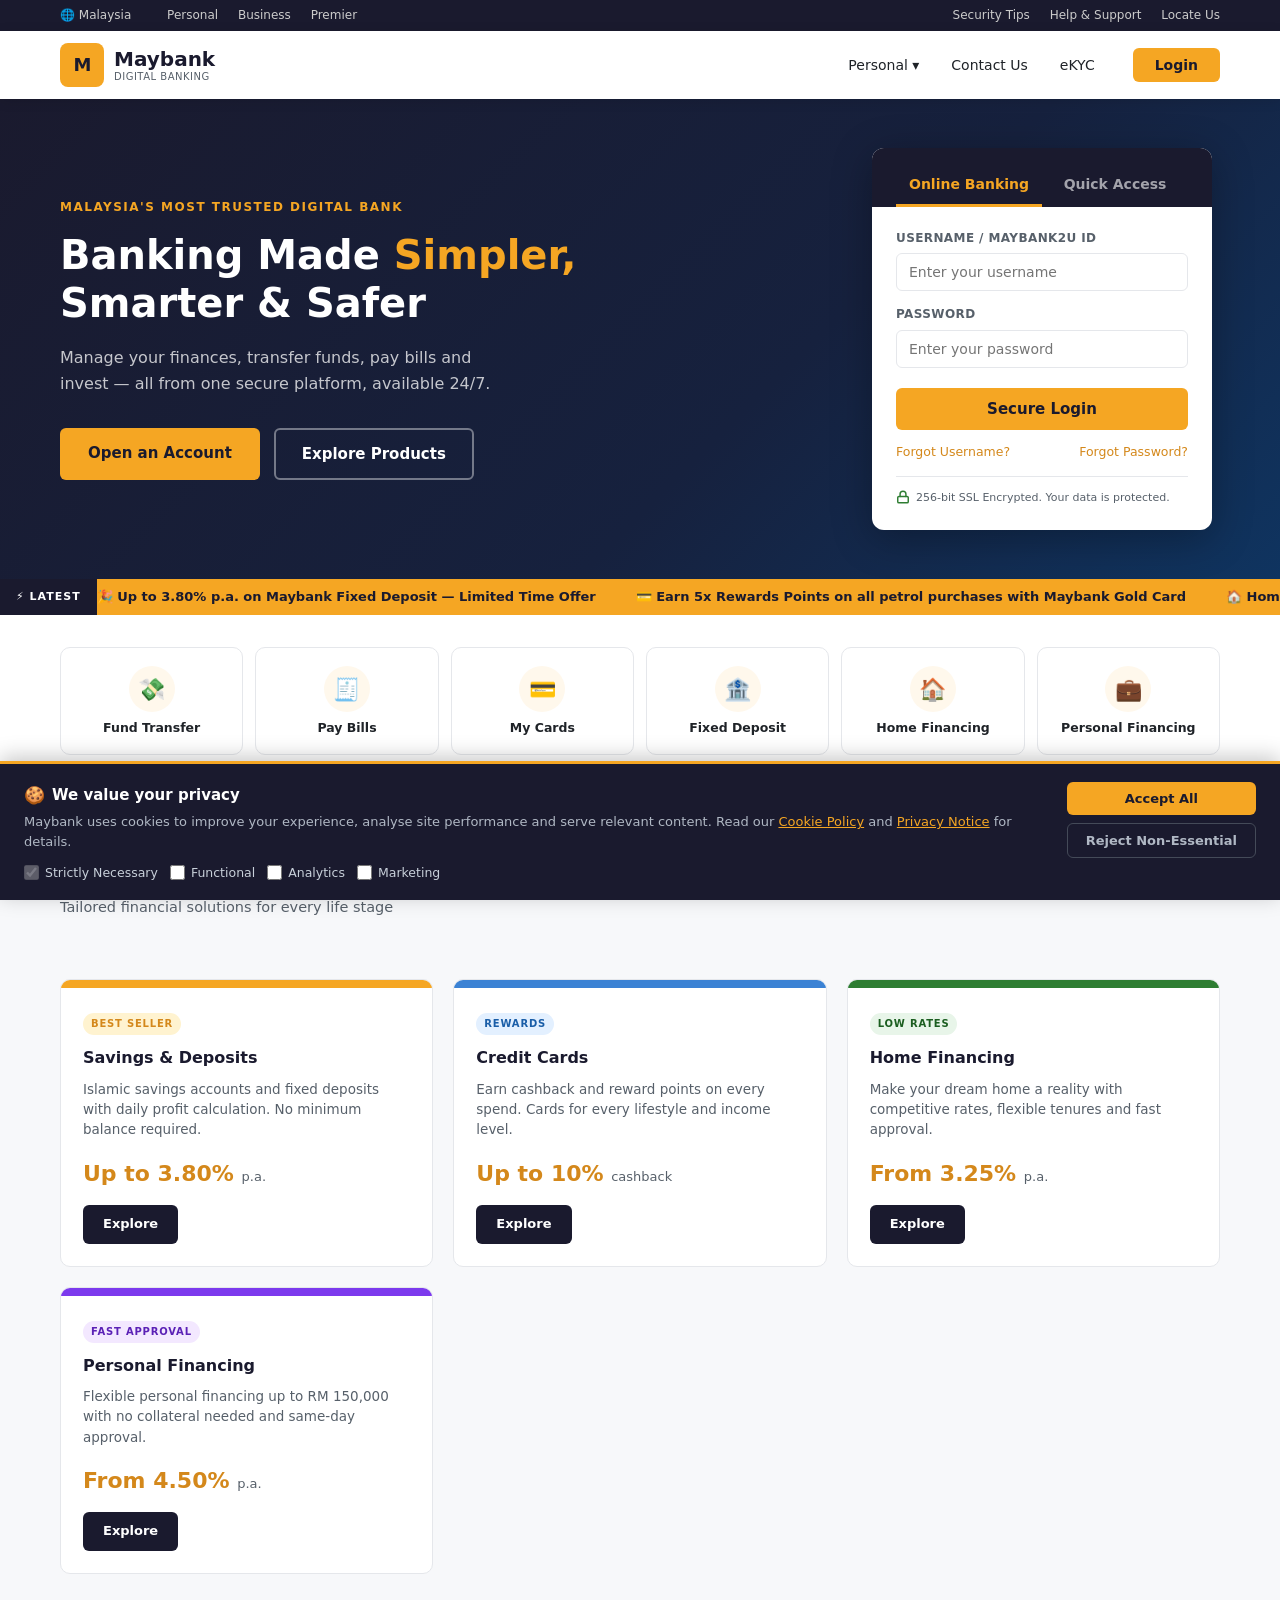
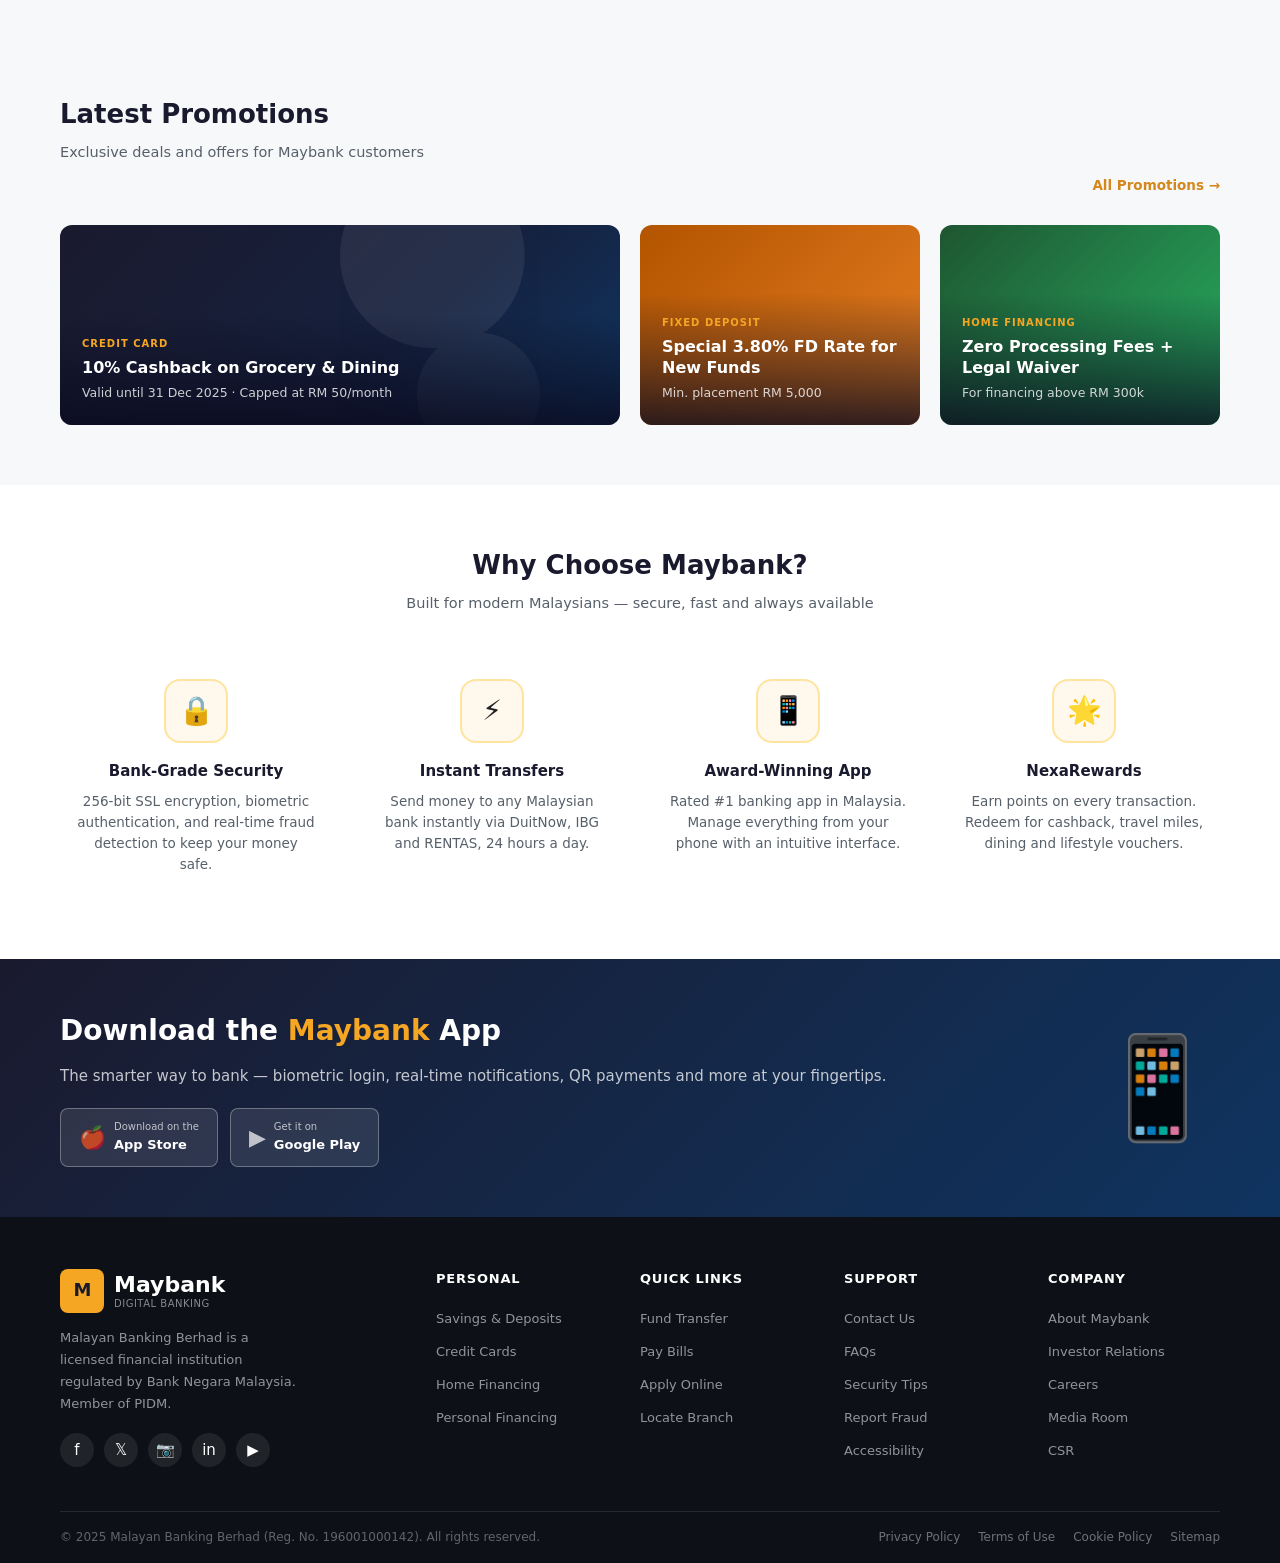
<file: dashboard.html>
﻿<!DOCTYPE html>
<html lang="en">
<head>
  <meta charset="UTF-8" />
  <meta name="viewport" content="width=device-width, initial-scale=1.0" />
  <meta name="page-data" content='{
    "pageName": "Maybank | Dashboard",
    "pageCategory": "Authenticated",
    "pageSubCategory": "Dashboard",
    "pageType": "dashboard",
    "pageLanguage": "en"
  }' />
  <title>My Dashboard | Maybank</title>
  <link rel="stylesheet" href="css/styles.css" />
  <script src="https://assets.adobedtm.com/85462031b1ac/b9fe17ff5eac/launch-d019fc6cc177-development.min.js" async></script>
  <style>
    .dashboard-header {
      background: var(--secondary);
      color: var(--white);
      padding: 0;
    }
    .dashboard-topbar {
      display: flex;
      align-items: center;
      justify-content: space-between;
      padding: 0 20px;
      height: 64px;
      max-width: 1200px;
      margin: 0 auto;
    }
    .dash-logo { display: flex; align-items: center; gap: 10px; text-decoration: none; }
    .dash-logo .logo-name { color: var(--white); font-size: 20px; font-weight: 800; }
    .dash-logo .logo-tagline { color: rgba(255,255,255,.5); font-size: 10px; text-transform: uppercase; letter-spacing: .5px; }
    .dash-user-bar { display: flex; align-items: center; gap: 16px; }
    .user-chip {
      display: flex; align-items: center; gap: 8px;
      background: rgba(255,255,255,.1);
      border-radius: 24px;
      padding: 6px 14px 6px 8px;
    }
    .user-avatar {
      width: 30px; height: 30px; border-radius: 50%;
      background: var(--primary); color: var(--secondary);
      font-size: 14px; font-weight: 800;
      display: flex; align-items: center; justify-content: center;
    }
    .user-name { font-size: 13.5px; font-weight: 600; color: var(--white); }
    .btn-logout {
      background: rgba(255,255,255,.12);
      border: 1px solid rgba(255,255,255,.2);
      color: rgba(255,255,255,.8);
      font-size: 13px;
      padding: 7px 14px;
      border-radius: var(--radius);
      cursor: pointer;
      transition: background .2s;
    }
    .btn-logout:hover { background: rgba(255,255,255,.22); color: var(--white); }
    .dash-nav {
      background: rgba(0,0,0,.2);
      border-top: 1px solid rgba(255,255,255,.08);
    }
    .dash-nav-inner {
      display: flex;
      gap: 4px;
      max-width: 1200px;
      margin: 0 auto;
      padding: 0 20px;
    }
    .dash-nav-link {
      display: block;
      padding: 10px 16px;
      font-size: 13.5px;
      font-weight: 500;
      color: rgba(255,255,255,.65);
      border-bottom: 3px solid transparent;
      transition: color .2s, border-color .2s;
      white-space: nowrap;
    }
    .dash-nav-link:hover, .dash-nav-link.active {
      color: var(--primary);
      border-bottom-color: var(--primary);
      text-decoration: none;
    }
    /* Welcome banner */
    .welcome-banner {
      background: linear-gradient(135deg, #0f3460 0%, #16213e 100%);
      color: var(--white);
      padding: 36px 0 32px;
    }
    .welcome-inner { max-width: 1200px; margin: 0 auto; padding: 0 20px; display: flex; justify-content: space-between; align-items: center; flex-wrap: wrap; gap: 16px; }
    .welcome-text h2 { font-size: 24px; font-weight: 800; margin-bottom: 4px; }
    .welcome-text h2 span { color: var(--primary); }
    .welcome-text p { font-size: 14px; color: rgba(255,255,255,.7); }
    .welcome-date { font-size: 13px; color: rgba(255,255,255,.5); text-align: right; }
    /* Dashboard grid */
    .dash-body { background: var(--surface); min-height: 60vh; padding: 32px 0 60px; }
    .dash-grid { max-width: 1200px; margin: 0 auto; padding: 0 20px; display: grid; grid-template-columns: 2fr 1fr; gap: 24px; }
    .dash-card { background: var(--white); border-radius: 10px; border: 1px solid var(--border); padding: 22px 24px; }
    .dash-card h3 { font-size: 14px; font-weight: 700; color: var(--text-muted); text-transform: uppercase; letter-spacing: .5px; margin-bottom: 18px; }
    /* Account tiles */
    .account-tiles { display: flex; flex-direction: column; gap: 12px; }
    .acc-tile {
      display: flex; justify-content: space-between; align-items: center;
      background: var(--surface); border-radius: 8px; padding: 14px 16px;
      border: 1px solid var(--border);
    }
    .acc-tile-left { display: flex; gap: 12px; align-items: center; }
    .acc-icon { width: 38px; height: 38px; border-radius: 10px; display: flex; align-items: center; justify-content: center; font-size: 18px; flex-shrink: 0; }
    .acc-name { font-size: 14px; font-weight: 600; color: var(--secondary); }
    .acc-num { font-size: 12px; color: var(--text-muted); margin-top: 2px; }
    .acc-balance { text-align: right; }
    .acc-amount { font-size: 18px; font-weight: 800; color: var(--secondary); }
    .acc-label { font-size: 11.5px; color: var(--text-muted); }
    /* Quick actions */
    .quick-actions { display: grid; grid-template-columns: 1fr 1fr; gap: 10px; }
    .qa-btn {
      display: flex; flex-direction: column; align-items: center; gap: 6px;
      background: var(--surface); border-radius: 8px; border: 1px solid var(--border);
      padding: 16px 10px; cursor: pointer; font-size: 12.5px; font-weight: 600;
      color: var(--secondary); text-align: center;
      transition: border-color .2s, box-shadow .2s;
      text-decoration: none;
    }
    .qa-btn:hover { border-color: var(--primary); box-shadow: 0 3px 12px rgba(245,166,35,.15); text-decoration: none; }
    .qa-btn-icon { font-size: 22px; }
    /* Transaction list */
    .txn-list { list-style: none; }
    .txn-item {
      display: flex; justify-content: space-between; align-items: center;
      padding: 11px 0; border-bottom: 1px solid var(--border);
    }
    .txn-item:last-child { border: none; }
    .txn-left { display: flex; gap: 10px; align-items: center; }
    .txn-icon { width: 34px; height: 34px; border-radius: 50%; background: var(--surface); display: flex; align-items: center; justify-content: center; font-size: 16px; flex-shrink: 0; }
    .txn-name { font-size: 13.5px; font-weight: 600; color: var(--text); }
    .txn-date { font-size: 12px; color: var(--text-muted); }
    .txn-amt { font-size: 14px; font-weight: 700; }
    .txn-amt.credit { color: var(--green); }
    .txn-amt.debit { color: var(--text); }
    /* Promo banner */
    .promo-dash { background: linear-gradient(135deg,#1a1a2e,#0f3460); color: var(--white); border-radius: 10px; padding: 22px; margin-top: 20px; }
    .promo-dash .promo-tag { font-size: 10px; font-weight: 700; text-transform: uppercase; letter-spacing: 1px; color: var(--primary); margin-bottom: 6px; }
    .promo-dash h4 { font-size: 16px; font-weight: 700; margin-bottom: 6px; }
    .promo-dash p { font-size: 12.5px; color: rgba(255,255,255,.7); margin-bottom: 14px; }
    @media (max-width: 768px) { .dash-grid { grid-template-columns: 1fr; } .quick-actions { grid-template-columns: repeat(4,1fr); } }
  </style>
</head>
<body>

<!-- ── DASHBOARD HEADER ── -->
<div class="dashboard-header">
  <div class="dashboard-topbar">
    <a href="index.html" class="dash-logo">
      <div class="logo-icon">M</div>
      <div>
        <div class="logo-name">Maybank</div>
        <div class="logo-tagline">Digital Banking</div>
      </div>
    </a>
    <div class="dash-user-bar">
      <div class="user-chip">
        <div class="user-avatar" id="dashAvatar">R</div>
        <span class="user-name">Welcome, <span id="dashUsername">User</span></span>
      </div>
      <button class="btn-logout" onclick="logout()">Sign Out</button>
    </div>
  </div>
  <div class="dash-nav">
    <div class="dash-nav-inner">
      <a href="#" class="dash-nav-link active">Overview</a>
      <a href="#" class="dash-nav-link">Accounts</a>
      <a href="#" class="dash-nav-link">Transfer</a>
      <a href="#" class="dash-nav-link">Pay Bills</a>
      <a href="credit-cards.html" class="dash-nav-link">Cards</a>
      <a href="contact.html" class="dash-nav-link">Support</a>
    </div>
  </div>
</div>

<!-- ── WELCOME BANNER ── -->
<div class="welcome-banner">
  <div class="welcome-inner">
    <div class="welcome-text">
      <h2>Good day, <span id="welcomeName">User</span> 👋</h2>
      <p>Here's a summary of your Maybank accounts</p>
    </div>
    <div class="welcome-date" id="dashDate"></div>
  </div>
</div>

<!-- ── DASHBOARD BODY ── -->
<div class="dash-body">
  <div class="dash-grid">

    <!-- LEFT COL -->
    <div>
      <!-- Accounts -->
      <div class="dash-card">
        <h3>My Accounts</h3>
        <div class="account-tiles">
          <div class="acc-tile">
            <div class="acc-tile-left">
              <div class="acc-icon" style="background:#fff8ec;">🏦</div>
              <div>
                <div class="acc-name">NexaSave-i Savings</div>
                <div class="acc-num">•••• •••• 4821</div>
              </div>
            </div>
            <div class="acc-balance">
              <div class="acc-amount">RM 12,450.00</div>
              <div class="acc-label">Available Balance</div>
            </div>
          </div>
          <div class="acc-tile">
            <div class="acc-tile-left">
              <div class="acc-icon" style="background:#e3f0ff;">💳</div>
              <div>
                <div class="acc-name">Maybank Cashback Card</div>
                <div class="acc-num">•••• •••• •••• 4521</div>
              </div>
            </div>
            <div class="acc-balance">
              <div class="acc-amount" style="color:var(--red);">RM 1,230.50</div>
              <div class="acc-label">Outstanding Balance</div>
            </div>
          </div>
          <div class="acc-tile">
            <div class="acc-tile-left">
              <div class="acc-icon" style="background:#e8f5e9;">🔒</div>
              <div>
                <div class="acc-name">Maybank Fixed Deposit</div>
                <div class="acc-num">Matures: 15 Jan 2026</div>
              </div>
            </div>
            <div class="acc-balance">
              <div class="acc-amount">RM 25,000.00</div>
              <div class="acc-label">Placement Amount · 3.80% p.a.</div>
            </div>
          </div>
        </div>
      </div>

      <!-- Recent Transactions -->
      <div class="dash-card" style="margin-top:20px;">
        <h3>Recent Transactions</h3>
        <ul class="txn-list">
          <li class="txn-item">
            <div class="txn-left"><div class="txn-icon">🛒</div><div><div class="txn-name">Grocery Purchase – MyGrocerKL</div><div class="txn-date">Today, 10:32 AM</div></div></div>
            <div class="txn-amt debit">– RM 87.40</div>
          </li>
          <li class="txn-item">
            <div class="txn-left"><div class="txn-icon">💸</div><div><div class="txn-name">DuitNow Transfer Received</div><div class="txn-date">Yesterday, 3:15 PM</div></div></div>
            <div class="txn-amt credit">+ RM 500.00</div>
          </li>
          <li class="txn-item">
            <div class="txn-left"><div class="txn-icon">⚡</div><div><div class="txn-name">TNB Bill Payment</div><div class="txn-date">18 Nov 2025</div></div></div>
            <div class="txn-amt debit">– RM 145.00</div>
          </li>
          <li class="txn-item">
            <div class="txn-left"><div class="txn-icon">⛽</div><div><div class="txn-name">Petrol – Shell Bangsar</div><div class="txn-date">17 Nov 2025</div></div></div>
            <div class="txn-amt debit">– RM 60.00</div>
          </li>
          <li class="txn-item">
            <div class="txn-left"><div class="txn-icon">🍽️</div><div><div class="txn-name">Dining – The Social KL</div><div class="txn-date">16 Nov 2025</div></div></div>
            <div class="txn-amt debit">– RM 112.80</div>
          </li>
        </ul>
      </div>
    </div>

    <!-- RIGHT COL -->
    <div>
      <!-- Quick Actions -->
      <div class="dash-card">
        <h3>Quick Actions</h3>
        <div class="quick-actions">
          <a href="#" class="qa-btn" data-cta-name="dash-transfer" data-cta-location="Dashboard Quick Actions">
            <span class="qa-btn-icon">💸</span>Transfer
          </a>
          <a href="#" class="qa-btn" data-cta-name="dash-pay-bills" data-cta-location="Dashboard Quick Actions">
            <span class="qa-btn-icon">🧾</span>Pay Bills
          </a>
          <a href="#" class="qa-btn" data-cta-name="dash-reload" data-cta-location="Dashboard Quick Actions">
            <span class="qa-btn-icon">📱</span>Reload
          </a>
          <a href="contact.html" class="qa-btn" data-cta-name="dash-support" data-cta-location="Dashboard Quick Actions">
            <span class="qa-btn-icon">🎧</span>Support
          </a>
          <a href="ekyc.html" class="qa-btn" data-cta-name="dash-ekyc" data-cta-location="Dashboard Quick Actions" style="grid-column:span 2;">
            <span class="qa-btn-icon">🪪</span>eKYC Verification
          </a>
        </div>
      </div>

      <!-- Promo -->
      <div class="promo-dash">
        <div class="promo-tag">Exclusive for you</div>
        <h4>Upgrade to Maybank Platinum Card</h4>
        <p>Enjoy airport lounge access, 5× travel rewards and up to RM 1M travel insurance.</p>
        <a href="card-application.html?card=platinum" class="btn-primary" style="font-size:13px;padding:9px 18px;"
          data-cta-name="dash-upgrade-card" data-cta-location="Dashboard Promo">Apply Now</a>
      </div>

      <!-- New customer shortcut -->
      <div class="dash-card" style="margin-top:20px; border-left: 3px solid var(--primary);">
        <h3>New Customer Demo</h3>
        <div style="font-size:13px;color:var(--text-muted);margin-bottom:12px;">View AHakim's first-time account with RM 0.00 balance and first transaction flow.</div>
        <a href="first-transaction.html" style="display:inline-block;background:var(--primary);color:var(--secondary);font-weight:700;font-size:13px;padding:9px 18px;border-radius:var(--radius);text-decoration:none;">
          View AHakim's Account →
        </a>
      </div>

      <!-- Security -->
      <div class="dash-card" style="margin-top:20px;">
        <h3>Security</h3>
        <div style="font-size:13px;color:var(--text-muted);line-height:1.9;">
          <div>🔒 Last login: <strong style="color:var(--secondary);" id="lastLogin">–</strong></div>
          <div>📍 Device: Chrome on Windows</div>
          <div>✅ 2FA: Enabled</div>
        </div>
      </div>
    </div>

  </div>
</div>

<script src="js/datalayer.js"></script>
<script src="js/main.js"></script>
<script>
  // Redirect to login if not authenticated
  var user = sessionStorage.getItem("nexaUser");
  if (!user) {
    window.location.href = "index.html";
  } else {
    // Populate username everywhere
    document.getElementById("dashUsername").textContent = user;
    document.getElementById("welcomeName").textContent = user;
    document.getElementById("dashAvatar").textContent = user.charAt(0).toUpperCase();
    document.getElementById("lastLogin").textContent = new Date().toLocaleString("en-MY", { dateStyle: "medium", timeStyle: "short" });
  }

  // Date
  document.getElementById("dashDate").innerHTML =
    new Date().toLocaleDateString("en-MY", { weekday: "long", year: "numeric", month: "long", day: "numeric" });

  function logout() {
    if (window.MaybankDL) {
      window.MaybankDL.userLogout({
        username: sessionStorage.getItem("nexaUser") || "",
      });
    }
    sessionStorage.removeItem("nexaUser");
    window.location.href = "index.html";
  }
</script>

<!-- ── Consent Banner ─────────────────────────────────────────────────────── -->
<div id="consent-banner" role="dialog" aria-modal="false" aria-label="Cookie consent">
  <div class="consent-body">
    <div class="consent-title"><span class="consent-icon">🍪</span> We value your privacy</div>
    <p class="consent-text">Maybank uses cookies to improve your experience, analyse site performance and serve relevant content. Read our <a href="#">Cookie Policy</a> and <a href="#">Privacy Notice</a> for details.</p>
    <div class="consent-categories">
      <label class="consent-category"><input type="checkbox" id="consent-necessary" checked disabled> Strictly Necessary</label>
      <label class="consent-category"><input type="checkbox" id="consent-functional"> Functional</label>
      <label class="consent-category"><input type="checkbox" id="consent-analytics"> Analytics</label>
      <label class="consent-category"><input type="checkbox" id="consent-marketing"> Marketing</label>
    </div>
  </div>
  <div class="consent-actions">
    <button class="consent-btn consent-btn-accept" id="consent-accept">Accept All</button>
    <button class="consent-btn consent-btn-reject" id="consent-reject">Reject Non-Essential</button>
  </div>
</div>
</body>
</html>
</file>
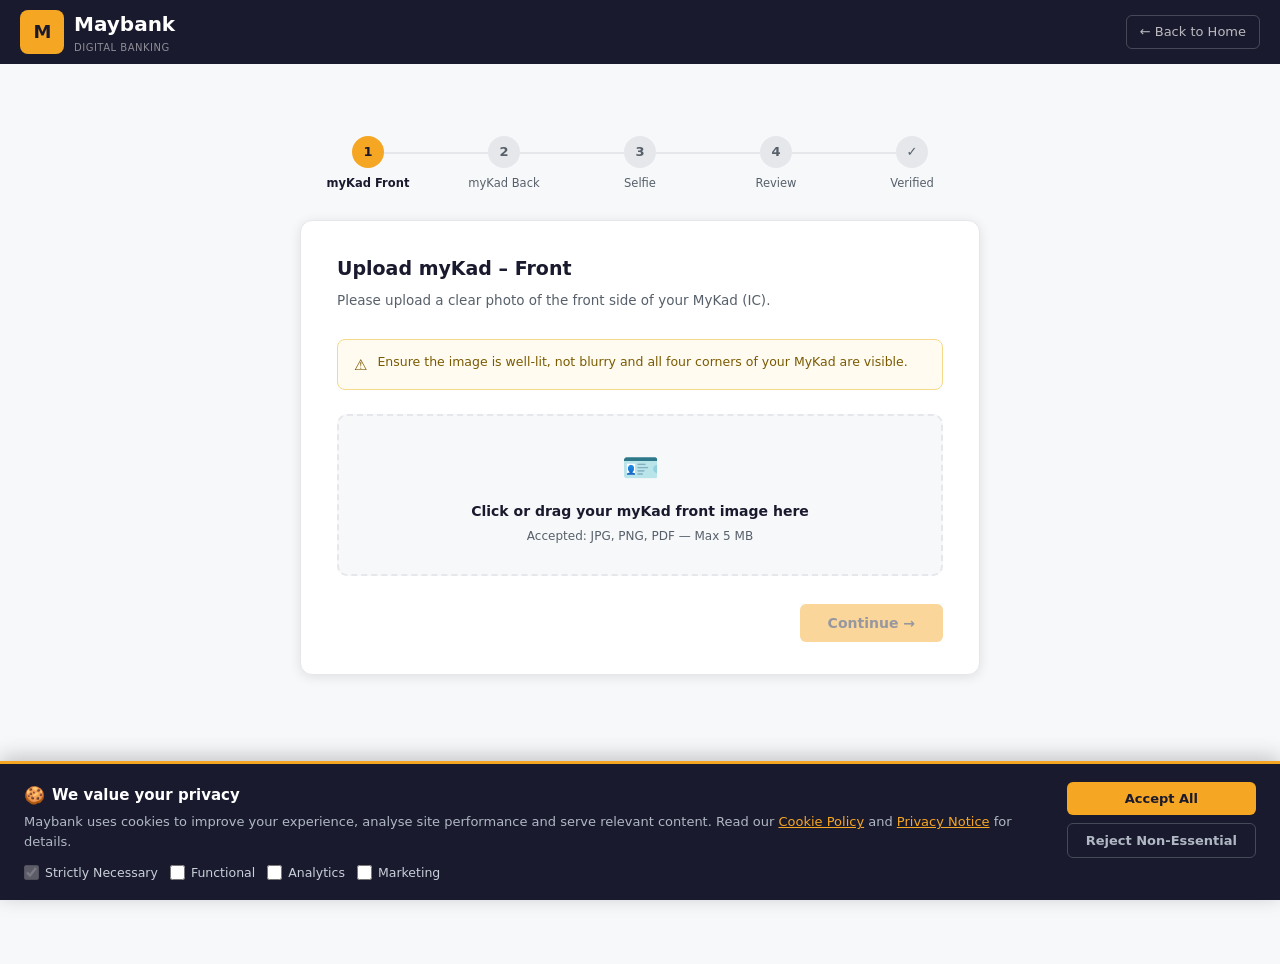
<file: ekyc.html>
﻿<!DOCTYPE html>
<html lang="en">
<head>
  <meta charset="UTF-8" />
  <meta name="viewport" content="width=device-width, initial-scale=1.0" />
  <meta name="page-data" content='{
    "pageName": "Maybank | eKYC Verification",
    "pageCategory": "Onboarding",
    "pageSubCategory": "eKYC",
    "pageType": "form",
    "pageLanguage": "en"
  }' />
  <title>eKYC Verification | Maybank</title>
  <link rel="stylesheet" href="css/styles.css" />
  <script src="https://assets.adobedtm.com/85462031b1ac/b9fe17ff5eac/launch-d019fc6cc177-development.min.js" async></script>
  <style>
    /* ── Page Shell ─────────────────────────────────── */
    .ekyc-page { background: var(--surface); min-height: 100vh; padding: 40px 20px 80px; }
    .ekyc-wrap { max-width: 680px; margin: 0 auto; }

    /* ── Header bar ─────────────────────────────────── */
    .ekyc-topbar {
      background: var(--secondary);
      padding: 0 20px;
      height: 64px;
      display: flex; align-items: center; justify-content: space-between;
    }
    .ekyc-topbar .logo-name { color: #fff; font-size: 20px; font-weight: 800; }
    .ekyc-topbar .logo-tagline { color: rgba(255,255,255,.5); font-size: 10px; text-transform: uppercase; letter-spacing: .5px; }
    .ekyc-back {
      font-size: 13px; color: rgba(255,255,255,.7); display: flex; align-items: center; gap: 6px;
      text-decoration: none; border: 1px solid rgba(255,255,255,.2); border-radius: var(--radius);
      padding: 6px 13px; transition: background .2s;
    }
    .ekyc-back:hover { background: rgba(255,255,255,.1); color: #fff; text-decoration: none; }

    /* ── Progress stepper ───────────────────────────── */
    .ekyc-stepper {
      display: flex; align-items: center; justify-content: center;
      gap: 0; margin: 32px 0 28px; counter-reset: step;
    }
    .ekyc-step {
      display: flex; flex-direction: column; align-items: center; gap: 6px;
      position: relative; flex: 1; max-width: 140px;
    }
    .ekyc-step:not(:last-child)::after {
      content: "";
      position: absolute;
      top: 16px; left: calc(50% + 16px);
      width: calc(100% - 32px);
      height: 2px; background: var(--border);
      transition: background .4s;
    }
    .ekyc-step.done:not(:last-child)::after { background: var(--primary); }
    .step-dot {
      width: 32px; height: 32px; border-radius: 50%;
      background: var(--border); color: var(--text-muted);
      display: flex; align-items: center; justify-content: center;
      font-size: 13px; font-weight: 700; border: 2px solid var(--border);
      transition: background .3s, border-color .3s, color .3s;
      position: relative; z-index: 1;
    }
    .ekyc-step.active .step-dot { background: var(--primary); border-color: var(--primary); color: var(--secondary); }
    .ekyc-step.done   .step-dot { background: var(--green); border-color: var(--green); color: #fff; }
    .step-label { font-size: 11.5px; color: var(--text-muted); text-align: center; font-weight: 500; }
    .ekyc-step.active .step-label { color: var(--secondary); font-weight: 700; }
    .ekyc-step.done   .step-label { color: var(--green); }

    /* ── Card ───────────────────────────────────────── */
    .ekyc-card {
      background: var(--white); border-radius: 12px;
      border: 1px solid var(--border); padding: 32px 36px;
      box-shadow: var(--shadow);
    }
    .ekyc-card-title {
      font-size: 19px; font-weight: 800; color: var(--secondary); margin-bottom: 6px;
    }
    .ekyc-card-sub { font-size: 13.5px; color: var(--text-muted); margin-bottom: 28px; }

    /* ── Upload zone ─────────────────────────────────── */
    .upload-zone {
      border: 2px dashed var(--border); border-radius: 10px;
      padding: 28px 20px; text-align: center; cursor: pointer;
      transition: border-color .22s, background .22s;
      position: relative; background: var(--surface);
      margin-bottom: 18px;
    }
    .upload-zone:hover, .upload-zone.dragover {
      border-color: var(--primary); background: #fffbf2;
    }
    .upload-zone.uploaded { border-color: var(--green); background: #f0faf2; }
    .upload-zone input[type="file"] {
      position: absolute; inset: 0; opacity: 0; cursor: pointer; width: 100%; height: 100%;
    }
    .upload-icon { font-size: 30px; margin-bottom: 8px; }
    .upload-label { font-size: 14px; font-weight: 600; color: var(--secondary); margin-bottom: 4px; }
    .upload-hint  { font-size: 12px; color: var(--text-muted); }
    .upload-filename {
      font-size: 12.5px; color: var(--green); font-weight: 600; margin-top: 8px;
      display: none;
    }
    .upload-zone.uploaded .upload-filename { display: block; }
    .upload-zone.uploaded .upload-icon-default { display: none; }

    /* ── Notice box ─────────────────────────────────── */
    .ekyc-notice {
      background: #fffbf0; border: 1px solid #f5d98a; border-radius: 8px;
      padding: 12px 16px; font-size: 12.5px; color: #7a5a00;
      display: flex; gap: 10px; align-items: flex-start; margin-bottom: 24px;
    }
    .ekyc-notice-icon { flex-shrink: 0; font-size: 15px; margin-top: 1px; }

    /* ── Step panels ─────────────────────────────────── */
    .ekyc-panel { display: none; }
    .ekyc-panel.active { display: block; }

    /* ── Step 2: Selfie liveness ─────────────────────── */
    .liveness-box {
      background: var(--secondary); border-radius: 12px;
      aspect-ratio: 4/3; display: flex; flex-direction: column;
      align-items: center; justify-content: center; color: #fff;
      margin-bottom: 18px; position: relative; overflow: hidden;
    }
    .liveness-oval {
      width: 160px; height: 200px; border: 3px solid var(--primary);
      border-radius: 50%; display: flex; align-items: center; justify-content: center;
      font-size: 70px;
    }
    .liveness-hint { font-size: 13px; color: rgba(255,255,255,.65); margin-top: 14px; }

    /* ── Step 3: Review ──────────────────────────────── */
    .review-row {
      display: flex; justify-content: space-between; align-items: center;
      padding: 11px 0; border-bottom: 1px solid var(--border); font-size: 13.5px;
    }
    .review-row:last-child { border: none; }
    .review-key { color: var(--text-muted); }
    .review-val { font-weight: 600; color: var(--secondary); }
    .review-badge-ok  { background: #e8f5e9; color: var(--green); font-size: 11.5px; font-weight: 700; padding: 3px 10px; border-radius: 20px; }
    .review-badge-pend{ background: #fff8e1; color: #b07d00; font-size: 11.5px; font-weight: 700; padding: 3px 10px; border-radius: 20px; }

    /* ── Step 4: Verified ────────────────────────────── */
    .verified-wrap { text-align: center; padding: 16px 0 8px; }
    .verified-icon { font-size: 64px; margin-bottom: 16px; }
    .verified-title { font-size: 22px; font-weight: 800; color: var(--secondary); margin-bottom: 8px; }
    .verified-sub   { font-size: 14px; color: var(--text-muted); margin-bottom: 28px; }
    .verified-ref   { background: var(--surface); border-radius: 8px; padding: 14px 18px; font-size: 13.5px; display: inline-block; }
    .verified-ref strong { color: var(--primary); font-size: 16px; letter-spacing: .5px; }

    /* ── Buttons ─────────────────────────────────────── */
    .ekyc-actions { display: flex; gap: 12px; margin-top: 28px; justify-content: flex-end; }
    .btn-ekyc-next {
      background: var(--primary); color: var(--secondary);
      font-weight: 700; font-size: 14px; padding: 11px 28px;
      border: none; border-radius: var(--radius); cursor: pointer;
      transition: background .2s;
    }
    .btn-ekyc-next:hover { background: var(--primary-dk); }
    .btn-ekyc-next:disabled { opacity: .45; cursor: not-allowed; }
    .btn-ekyc-back-step {
      background: transparent; color: var(--text-muted);
      font-size: 13.5px; padding: 11px 18px;
      border: 1px solid var(--border); border-radius: var(--radius); cursor: pointer;
    }
    .btn-ekyc-back-step:hover { border-color: var(--secondary); color: var(--secondary); }

    @media (max-width: 600px) {
      .ekyc-card { padding: 22px 18px; }
      .ekyc-step-label { display: none; }
    }
  </style>
</head>
<body>

<!-- ── Top bar ───────────────────────────────────────────────────────────── -->
<div class="ekyc-topbar">
  <a href="index.html" style="display:flex;align-items:center;gap:10px;text-decoration:none;">
    <div class="logo-icon">M</div>
    <div>
      <div class="logo-name">Maybank</div>
      <div class="logo-tagline">Digital Banking</div>
    </div>
  </a>
  <a href="index.html" class="ekyc-back">← Back to Home</a>
</div>

<!-- ── Page body ─────────────────────────────────────────────────────────── -->
<div class="ekyc-page">
  <div class="ekyc-wrap">

    <!-- Stepper -->
    <div class="ekyc-stepper" id="ekycStepper">
      <div class="ekyc-step active" id="stepDot1">
        <div class="step-dot">1</div>
        <div class="step-label">myKad Front</div>
      </div>
      <div class="ekyc-step" id="stepDot2">
        <div class="step-dot">2</div>
        <div class="step-label">myKad Back</div>
      </div>
      <div class="ekyc-step" id="stepDot3">
        <div class="step-dot">3</div>
        <div class="step-label">Selfie</div>
      </div>
      <div class="ekyc-step" id="stepDot4">
        <div class="step-dot">4</div>
        <div class="step-label">Review</div>
      </div>
      <div class="ekyc-step" id="stepDot5">
        <div class="step-dot">✓</div>
        <div class="step-label">Verified</div>
      </div>
    </div>

    <!-- Card -->
    <div class="ekyc-card">

      <!-- ── STEP 1: myKad Front ───────────────────────────────── -->
      <div class="ekyc-panel active" id="panel1">
        <div class="ekyc-card-title">Upload myKad – Front</div>
        <div class="ekyc-card-sub">Please upload a clear photo of the front side of your MyKad (IC).</div>
        <div class="ekyc-notice">
          <span class="ekyc-notice-icon">⚠️</span>
          <span>Ensure the image is well-lit, not blurry and all four corners of your MyKad are visible.</span>
        </div>
        <div class="upload-zone" id="zone-front">
          <input type="file" id="file-front" accept="image/*,.pdf" />
          <div class="upload-icon upload-icon-default">🪪</div>
          <div class="upload-label">Click or drag your myKad front image here</div>
          <div class="upload-hint">Accepted: JPG, PNG, PDF — Max 5 MB</div>
          <div class="upload-filename" id="fn-front"></div>
        </div>
        <div class="ekyc-actions">
          <button class="btn-ekyc-next" id="btn1" disabled onclick="goStep(2)">Continue →</button>
        </div>
      </div>

      <!-- ── STEP 2: myKad Back ────────────────────────────────── -->
      <div class="ekyc-panel" id="panel2">
        <div class="ekyc-card-title">Upload myKad – Back</div>
        <div class="ekyc-card-sub">Now upload the back side of your MyKad.</div>
        <div class="ekyc-notice">
          <span class="ekyc-notice-icon">⚠️</span>
          <span>The back of your MyKad contains your thumbprint impression — ensure it is clearly visible.</span>
        </div>
        <div class="upload-zone" id="zone-back">
          <input type="file" id="file-back" accept="image/*,.pdf" />
          <div class="upload-icon upload-icon-default">🪪</div>
          <div class="upload-label">Click or drag your myKad back image here</div>
          <div class="upload-hint">Accepted: JPG, PNG, PDF — Max 5 MB</div>
          <div class="upload-filename" id="fn-back"></div>
        </div>
        <div class="ekyc-actions">
          <button class="btn-ekyc-back-step" onclick="goStep(1)">← Back</button>
          <button class="btn-ekyc-next" id="btn2" disabled onclick="goStep(3)">Continue →</button>
        </div>
      </div>

      <!-- ── STEP 3: Selfie / Liveness ────────────────────────── -->
      <div class="ekyc-panel" id="panel3">
        <div class="ekyc-card-title">Selfie Verification</div>
        <div class="ekyc-card-sub">Upload a clear selfie so we can match it to your MyKad photo.</div>
        <div class="liveness-box">
          <div class="liveness-oval" id="liveness-preview">🙂</div>
          <div class="liveness-hint" id="liveness-hint">Position your face inside the oval</div>
        </div>
        <div class="upload-zone" id="zone-selfie" style="margin-top:0;">
          <input type="file" id="file-selfie" accept="image/*" capture="user" />
          <div class="upload-icon upload-icon-default">📸</div>
          <div class="upload-label">Click to take or upload a selfie</div>
          <div class="upload-hint">Accepted: JPG, PNG — Max 5 MB</div>
          <div class="upload-filename" id="fn-selfie"></div>
        </div>
        <div class="ekyc-actions">
          <button class="btn-ekyc-back-step" onclick="goStep(2)">← Back</button>
          <button class="btn-ekyc-next" id="btn3" disabled onclick="goStep(4)">Continue →</button>
        </div>
      </div>

      <!-- ── STEP 4: Review & Submit ───────────────────────────── -->
      <div class="ekyc-panel" id="panel4">
        <div class="ekyc-card-title">Review & Submit</div>
        <div class="ekyc-card-sub">Please confirm all documents are uploaded before submitting for verification.</div>
        <div class="review-row"><span class="review-key">myKad Front</span><span class="review-badge-ok" id="rv-front">✓ Uploaded</span></div>
        <div class="review-row"><span class="review-key">myKad Back</span><span class="review-badge-ok" id="rv-back">✓ Uploaded</span></div>
        <div class="review-row"><span class="review-key">Selfie Photo</span><span class="review-badge-ok" id="rv-selfie">✓ Uploaded</span></div>
        <div class="review-row"><span class="review-key">Document Type</span><span class="review-val">Malaysian myKad (IC)</span></div>
        <div class="review-row"><span class="review-key">Verification Status</span><span class="review-badge-pend">Pending Submission</span></div>
        <div class="ekyc-notice" style="margin-top:20px;margin-bottom:0;">
          <span class="ekyc-notice-icon">🔒</span>
          <span>Your documents are encrypted and processed in compliance with PDPA 2010 and Bank Negara Malaysia guidelines.</span>
        </div>
        <div class="ekyc-actions">
          <button class="btn-ekyc-back-step" onclick="goStep(3)">← Back</button>
          <button class="btn-ekyc-next" id="btn4" onclick="submitEKYC()">Submit for Verification</button>
        </div>
      </div>

      <!-- ── STEP 5: Verified ───────────────────────────────────── -->
      <div class="ekyc-panel" id="panel5">
        <div class="verified-wrap">
          <div class="verified-icon">✅</div>
          <div class="verified-title">Identity Verified!</div>
          <div class="verified-sub">Your myKad has been successfully verified. Your Maybank account is now active.</div>
          <div class="verified-ref">
            Reference No: <strong id="ekycRef">—</strong>
          </div>
          <div style="margin-top:28px;display:flex;gap:12px;justify-content:center;flex-wrap:wrap;">
            <a href="first-transaction.html" class="btn-ekyc-next" style="text-decoration:none;display:inline-block;">
              View My Account →
            </a>
            <a href="index.html" class="btn-ekyc-back-step" style="text-decoration:none;display:inline-block;">Back to Home</a>
          </div>
        </div>
      </div>

    </div><!-- /ekyc-card -->
  </div><!-- /ekyc-wrap -->
</div><!-- /ekyc-page -->

<!-- ── Consent Banner ─────────────────────────────────────────────────────── -->
<div id="consent-banner" role="dialog" aria-modal="false" aria-label="Cookie consent">
  <div class="consent-body">
    <div class="consent-title"><span class="consent-icon">🍪</span> We value your privacy</div>
    <p class="consent-text">Maybank uses cookies to improve your experience, analyse site performance and serve relevant content. Read our <a href="#">Cookie Policy</a> and <a href="#">Privacy Notice</a> for details.</p>
    <div class="consent-categories">
      <label class="consent-category"><input type="checkbox" id="consent-necessary" checked disabled> Strictly Necessary</label>
      <label class="consent-category"><input type="checkbox" id="consent-functional"> Functional</label>
      <label class="consent-category"><input type="checkbox" id="consent-analytics"> Analytics</label>
      <label class="consent-category"><input type="checkbox" id="consent-marketing"> Marketing</label>
    </div>
  </div>
  <div class="consent-actions">
    <button class="consent-btn consent-btn-accept" id="consent-accept">Accept All</button>
    <button class="consent-btn consent-btn-reject" id="consent-reject">Reject Non-Essential</button>
  </div>
</div>

<script src="js/datalayer.js"></script>
<script src="js/main.js"></script>
<script>
  var ekycFormID = null;
  var currentStep = 1;

  // Fire eKYC start on page load
  document.addEventListener("DOMContentLoaded", function () {
    ekycFormID = window.MaybankDL.eKYCStep({ step: "start", documentType: "myKad" });
  });

  // ── File upload wiring ──────────────────────────────────────────────────
  function wireUpload(inputId, zoneId, fnId, btnId, dlStep) {
    var input = document.getElementById(inputId);
    var zone  = document.getElementById(zoneId);
    var fn    = document.getElementById(fnId);
    var btn   = document.getElementById(btnId);

    input.addEventListener("change", function () {
      if (!input.files || !input.files.length) return;
      var file = input.files[0];
      zone.classList.add("uploaded");
      fn.textContent = "✓ " + file.name;
      btn.disabled = false;
      window.MaybankDL.eKYCStep({ formID: ekycFormID, step: dlStep, documentType: "myKad" });
    });

    // Drag & drop visual feedback
    zone.addEventListener("dragover",  function (e) { e.preventDefault(); zone.classList.add("dragover"); });
    zone.addEventListener("dragleave", function ()  { zone.classList.remove("dragover"); });
    zone.addEventListener("drop",      function (e) {
      e.preventDefault(); zone.classList.remove("dragover");
      if (e.dataTransfer.files.length) {
        input.files = e.dataTransfer.files;
        input.dispatchEvent(new Event("change"));
      }
    });
  }

  wireUpload("file-front",  "zone-front",  "fn-front",  "btn1", "front-upload");
  wireUpload("file-back",   "zone-back",   "fn-back",   "btn2", "back-upload");
  wireUpload("file-selfie", "zone-selfie", "fn-selfie", "btn3", "selfie");

  // ── Selfie preview in liveness oval ────────────────────────────────────
  document.getElementById("file-selfie").addEventListener("change", function () {
    var file = this.files[0];
    if (!file || !file.type.startsWith("image/")) return;
    var reader = new FileReader();
    reader.onload = function (e) {
      var oval = document.getElementById("liveness-preview");
      oval.style.backgroundImage = "url(" + e.target.result + ")";
      oval.style.backgroundSize  = "cover";
      oval.style.backgroundPosition = "center";
      oval.textContent = "";
      document.getElementById("liveness-hint").textContent = "Looking good!";
    };
    reader.readAsDataURL(file);
  });

  // ── Step navigation ─────────────────────────────────────────────────────
  function goStep(n) {
    // hide current, show target
    document.getElementById("panel" + currentStep).classList.remove("active");
    document.getElementById("panel" + n).classList.add("active");

    // update stepper dots
    for (var i = 1; i <= 5; i++) {
      var dot = document.getElementById("stepDot" + i);
      dot.classList.remove("active", "done");
      if (i < n)       dot.classList.add("done");
      else if (i === n) dot.classList.add("active");
    }
    currentStep = n;

    // Fire datalayer on step advance (submit step fired separately)
    var stepMap = { 2: "back-upload-view", 3: "selfie-view", 4: "review" };
    if (stepMap[n] && window.MaybankDL) {
      window.MaybankDL.eKYCStep({ formID: ekycFormID, step: stepMap[n], documentType: "myKad" });
    }
  }

  // ── Submit eKYC ─────────────────────────────────────────────────────────
  function submitEKYC() {
    var btn = document.getElementById("btn4");
    btn.textContent = "Verifying…";
    btn.disabled = true;

    // Fire submit event
    window.MaybankDL.eKYCStep({ formID: ekycFormID, step: "submit", documentType: "myKad" });

    // Simulate a 2-second verification delay
    setTimeout(function () {
      var ref = "EKYC-" + Date.now().toString(36).toUpperCase();
      document.getElementById("ekycRef").textContent = ref;

      // Store eKYC status so first-transaction page can read it
      try { sessionStorage.setItem("nexaEKYC", JSON.stringify({ ref: ref, user: "AHakim", ts: new Date().toISOString() })); } catch (e) {}

      // Fire verified event
      window.MaybankDL.eKYCStep({ formID: ekycFormID, step: "verified", documentType: "myKad" });

      goStep(5);
    }, 2000);
  }
</script>
</body>
</html>
</file>
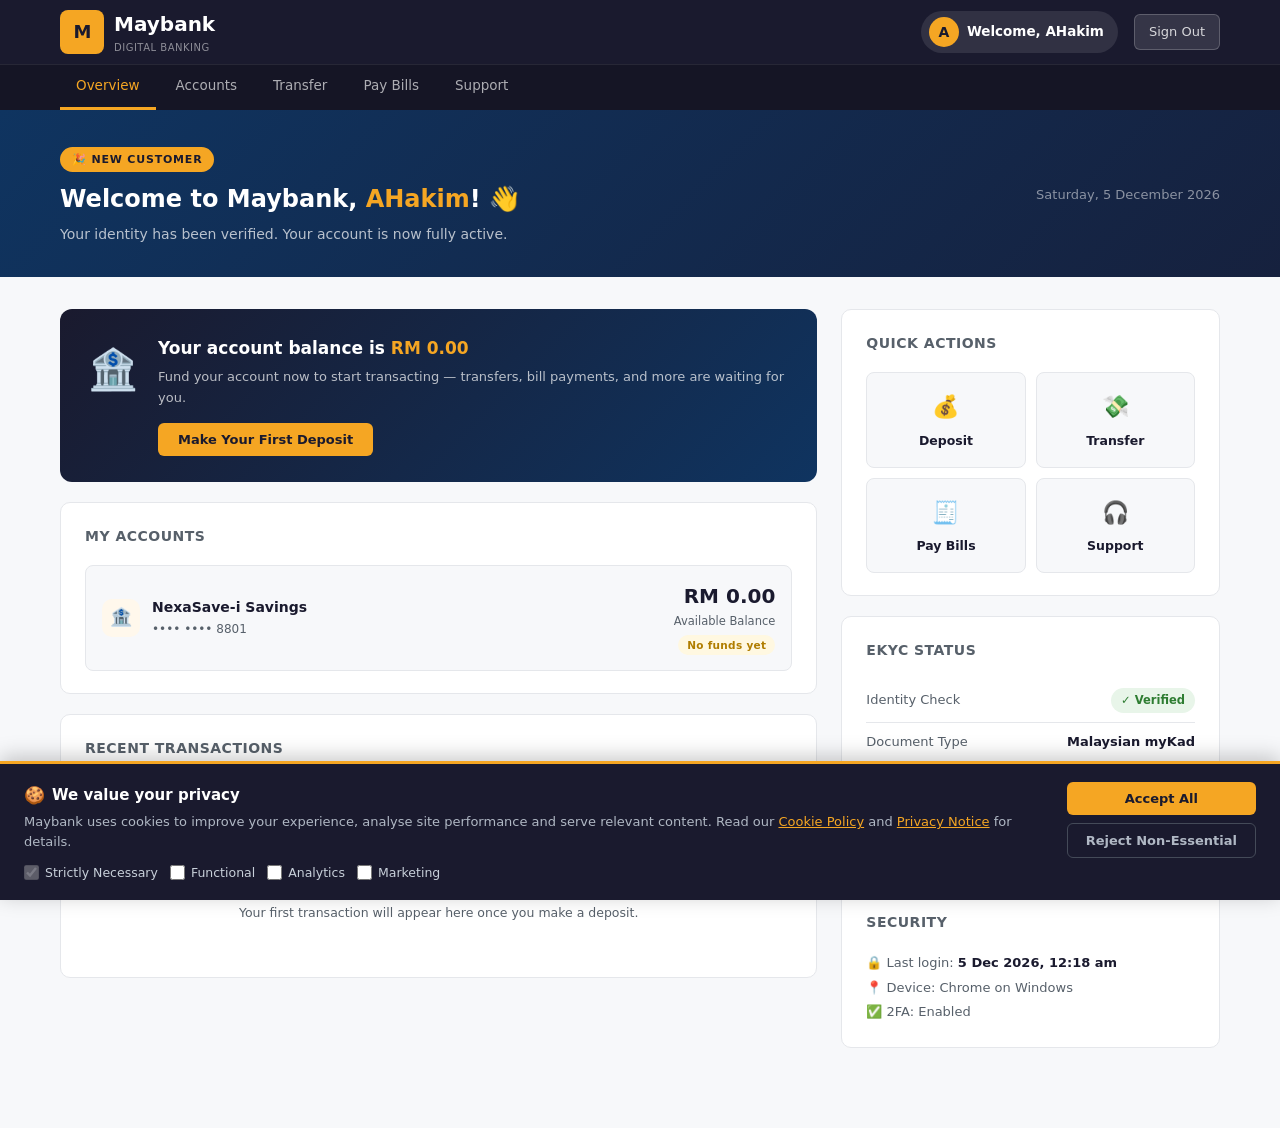
<file: first-transaction.html>
﻿<!DOCTYPE html>
<html lang="en">
<head>
  <meta charset="UTF-8" />
  <meta name="viewport" content="width=device-width, initial-scale=1.0" />
  <meta name="page-data" content='{
    "pageName": "Maybank | First Transaction",
    "pageCategory": "Authenticated",
    "pageSubCategory": "First Transaction",
    "pageType": "dashboard",
    "pageLanguage": "en"
  }' />
  <title>Welcome, AHakim | Maybank</title>
  <link rel="stylesheet" href="css/styles.css" />
  <script src="https://assets.adobedtm.com/85462031b1ac/b9fe17ff5eac/launch-d019fc6cc177-development.min.js" async></script>
  <style>
    /* ── Page shell ─────────────────────────────────── */
    body { background: var(--surface); }

    /* ── Dashboard header (matches dashboard.html) ── */
    .dashboard-header { background: var(--secondary); color: var(--white); }
    .dashboard-topbar {
      display: flex; align-items: center; justify-content: space-between;
      padding: 0 20px; height: 64px; max-width: 1200px; margin: 0 auto;
    }
    .dash-logo { display: flex; align-items: center; gap: 10px; text-decoration: none; }
    .dash-logo .logo-name { color: var(--white); font-size: 20px; font-weight: 800; }
    .dash-logo .logo-tagline { color: rgba(255,255,255,.5); font-size: 10px; text-transform: uppercase; letter-spacing: .5px; }
    .dash-user-bar { display: flex; align-items: center; gap: 16px; }
    .user-chip {
      display: flex; align-items: center; gap: 8px;
      background: rgba(255,255,255,.1); border-radius: 24px; padding: 6px 14px 6px 8px;
    }
    .user-avatar {
      width: 30px; height: 30px; border-radius: 50%;
      background: var(--primary); color: var(--secondary);
      font-size: 14px; font-weight: 800;
      display: flex; align-items: center; justify-content: center;
    }
    .user-name { font-size: 13.5px; font-weight: 600; color: var(--white); }
    .btn-signout {
      background: rgba(255,255,255,.12); border: 1px solid rgba(255,255,255,.2);
      color: rgba(255,255,255,.8); font-size: 13px; padding: 7px 14px;
      border-radius: var(--radius); cursor: pointer; transition: background .2s; text-decoration: none;
      display: inline-block;
    }
    .btn-signout:hover { background: rgba(255,255,255,.22); color: var(--white); text-decoration: none; }
    .dash-nav { background: rgba(0,0,0,.2); border-top: 1px solid rgba(255,255,255,.08); }
    .dash-nav-inner { display: flex; gap: 4px; max-width: 1200px; margin: 0 auto; padding: 0 20px; }
    .dash-nav-link {
      display: block; padding: 10px 16px; font-size: 13.5px; font-weight: 500;
      color: rgba(255,255,255,.65); border-bottom: 3px solid transparent;
      transition: color .2s, border-color .2s; white-space: nowrap; text-decoration: none;
    }
    .dash-nav-link:hover, .dash-nav-link.active { color: var(--primary); border-bottom-color: var(--primary); text-decoration: none; }

    /* ── Welcome confetti banner ─────────────────────── */
    .welcome-banner {
      background: linear-gradient(135deg, #0f3460 0%, #16213e 100%);
      color: var(--white); padding: 36px 0 32px;
    }
    .welcome-inner { max-width: 1200px; margin: 0 auto; padding: 0 20px; display: flex; justify-content: space-between; align-items: center; flex-wrap: wrap; gap: 16px; }
    .welcome-text h2 { font-size: 24px; font-weight: 800; margin-bottom: 4px; }
    .welcome-text h2 span { color: var(--primary); }
    .welcome-text p { font-size: 14px; color: rgba(255,255,255,.7); }
    .welcome-badge {
      background: var(--primary); color: var(--secondary);
      font-size: 11px; font-weight: 800; text-transform: uppercase;
      letter-spacing: .8px; padding: 4px 12px; border-radius: 20px;
      display: inline-block; margin-bottom: 8px;
    }

    /* ── Body grid ───────────────────────────────────── */
    .dash-body { padding: 32px 0 80px; }
    .dash-grid { max-width: 1200px; margin: 0 auto; padding: 0 20px; display: grid; grid-template-columns: 2fr 1fr; gap: 24px; }
    .dash-card { background: var(--white); border-radius: 10px; border: 1px solid var(--border); padding: 22px 24px; }
    .dash-card h3 { font-size: 14px; font-weight: 700; color: var(--text-muted); text-transform: uppercase; letter-spacing: .5px; margin-bottom: 18px; }

    /* ── Account tile ────────────────────────────────── */
    .acc-tile {
      display: flex; justify-content: space-between; align-items: center;
      background: var(--surface); border-radius: 8px; padding: 14px 16px;
      border: 1px solid var(--border);
    }
    .acc-tile-left { display: flex; gap: 12px; align-items: center; }
    .acc-icon { width: 38px; height: 38px; border-radius: 10px; display: flex; align-items: center; justify-content: center; font-size: 18px; flex-shrink: 0; }
    .acc-name { font-size: 14px; font-weight: 600; color: var(--secondary); }
    .acc-num  { font-size: 12px; color: var(--text-muted); margin-top: 2px; }
    .acc-balance { text-align: right; }
    .acc-amount { font-size: 20px; font-weight: 800; color: var(--secondary); }
    .acc-label  { font-size: 11.5px; color: var(--text-muted); }
    .zero-badge {
      display: inline-block; background: #fff8e1; color: #b07d00;
      font-size: 10.5px; font-weight: 700; padding: 2px 9px; border-radius: 20px;
      margin-top: 4px; letter-spacing: .3px;
    }

    /* ── First txn celebration card ─────────────────── */
    .first-txn-banner {
      background: linear-gradient(135deg, #1a1a2e, #0f3460);
      border-radius: 12px; padding: 26px 28px; margin-bottom: 20px;
      color: var(--white); display: flex; gap: 20px; align-items: flex-start;
    }
    .first-txn-emoji { font-size: 40px; flex-shrink: 0; margin-top: 2px; }
    .first-txn-title { font-size: 17px; font-weight: 800; margin-bottom: 5px; }
    .first-txn-title span { color: var(--primary); }
    .first-txn-sub { font-size: 13px; color: rgba(255,255,255,.7); margin-bottom: 14px; }
    .btn-fund {
      background: var(--primary); color: var(--secondary);
      font-weight: 700; font-size: 13px; padding: 9px 20px;
      border: none; border-radius: var(--radius); cursor: pointer; text-decoration: none;
      display: inline-block; transition: background .2s;
    }
    .btn-fund:hover { background: var(--primary-dk); text-decoration: none; }

    /* ── Transaction list ────────────────────────────── */
    .txn-list { list-style: none; }
    .txn-item {
      display: flex; justify-content: space-between; align-items: center;
      padding: 11px 0; border-bottom: 1px solid var(--border);
    }
    .txn-item:last-child { border: none; }
    .txn-left { display: flex; gap: 10px; align-items: center; }
    .txn-icon { width: 34px; height: 34px; border-radius: 50%; background: var(--surface); display: flex; align-items: center; justify-content: center; font-size: 16px; flex-shrink: 0; }
    .txn-name { font-size: 13.5px; font-weight: 600; color: var(--text); }
    .txn-date { font-size: 12px; color: var(--text-muted); }
    .txn-amt  { font-size: 14px; font-weight: 700; }
    .txn-amt.credit { color: var(--green); }

    /* ── Empty-state txn placeholder ────────────────── */
    .txn-empty {
      text-align: center; padding: 32px 16px; color: var(--text-muted);
    }
    .txn-empty-icon { font-size: 36px; margin-bottom: 10px; }
    .txn-empty-msg  { font-size: 14px; font-weight: 600; margin-bottom: 4px; }
    .txn-empty-sub  { font-size: 12.5px; }

    /* ── Right column ────────────────────────────────── */
    .quick-actions { display: grid; grid-template-columns: 1fr 1fr; gap: 10px; }
    .qa-btn {
      display: flex; flex-direction: column; align-items: center; gap: 6px;
      background: var(--surface); border-radius: 8px; border: 1px solid var(--border);
      padding: 16px 10px; cursor: pointer; font-size: 12.5px; font-weight: 600;
      color: var(--secondary); text-align: center;
      transition: border-color .2s, box-shadow .2s; text-decoration: none;
    }
    .qa-btn:hover { border-color: var(--primary); box-shadow: 0 3px 12px rgba(245,166,35,.15); text-decoration: none; }
    .qa-btn-icon { font-size: 22px; }

    /* ── eKYC status card ────────────────────────────── */
    .kyc-status-card { margin-top: 20px; }
    .kyc-status-row { display: flex; justify-content: space-between; align-items: center; padding: 9px 0; border-bottom: 1px solid var(--border); font-size: 13px; }
    .kyc-status-row:last-child { border: none; }
    .kyc-status-key { color: var(--text-muted); }
    .kyc-badge-ok { background: #e8f5e9; color: var(--green); font-size: 11.5px; font-weight: 700; padding: 3px 10px; border-radius: 20px; }
    .kyc-badge-ref { font-size: 12px; font-weight: 600; color: var(--secondary); }

    /* ── First-txn modal overlay ─────────────────────── */
    .txn-modal-overlay {
      position: fixed; inset: 0; background: rgba(0,0,0,.55);
      display: flex; align-items: center; justify-content: center;
      z-index: 9000; padding: 20px;
    }
    .txn-modal {
      background: var(--white); border-radius: 14px; padding: 36px 32px;
      max-width: 420px; width: 100%; text-align: center;
      box-shadow: 0 20px 60px rgba(0,0,0,.25);
    }
    .txn-modal-icon { font-size: 56px; margin-bottom: 14px; }
    .txn-modal-title { font-size: 20px; font-weight: 800; color: var(--secondary); margin-bottom: 8px; }
    .txn-modal-sub { font-size: 13.5px; color: var(--text-muted); margin-bottom: 22px; line-height: 1.6; }
    .txn-modal-details {
      background: var(--surface); border-radius: 8px; padding: 14px 18px;
      font-size: 13px; margin-bottom: 22px; text-align: left;
    }
    .txn-modal-row { display: flex; justify-content: space-between; padding: 5px 0; }
    .txn-modal-key { color: var(--text-muted); }
    .txn-modal-val { font-weight: 700; color: var(--secondary); }
    .txn-modal-val.green { color: var(--green); }
    .btn-modal-close {
      background: var(--primary); color: var(--secondary);
      font-weight: 700; font-size: 14px; padding: 11px 32px;
      border: none; border-radius: var(--radius); cursor: pointer; width: 100%;
    }

    @media (max-width: 768px) {
      .dash-grid { grid-template-columns: 1fr; }
      .quick-actions { grid-template-columns: repeat(4, 1fr); }
      .first-txn-banner { flex-direction: column; }
    }
  </style>
</head>
<body>

<!-- ── Dashboard header ───────────────────────────────────────────────────── -->
<div class="dashboard-header">
  <div class="dashboard-topbar">
    <a href="index.html" class="dash-logo">
      <div class="logo-icon">M</div>
      <div>
        <div class="logo-name">Maybank</div>
        <div class="logo-tagline">Digital Banking</div>
      </div>
    </a>
    <div class="dash-user-bar">
      <div class="user-chip">
        <div class="user-avatar">A</div>
        <span class="user-name">Welcome, <strong>AHakim</strong></span>
      </div>
      <a href="index.html" class="btn-signout">Sign Out</a>
    </div>
  </div>
  <div class="dash-nav">
    <div class="dash-nav-inner">
      <a href="#" class="dash-nav-link active">Overview</a>
      <a href="#" class="dash-nav-link">Accounts</a>
      <a href="#" class="dash-nav-link">Transfer</a>
      <a href="#" class="dash-nav-link">Pay Bills</a>
      <a href="contact.html" class="dash-nav-link">Support</a>
    </div>
  </div>
</div>

<!-- ── Welcome banner ─────────────────────────────────────────────────────── -->
<div class="welcome-banner">
  <div class="welcome-inner">
    <div class="welcome-text">
      <div class="welcome-badge">🎉 New Customer</div>
      <h2>Welcome to Maybank, <span>AHakim</span>! 👋</h2>
      <p>Your identity has been verified. Your account is now fully active.</p>
    </div>
    <div style="font-size:13px;color:rgba(255,255,255,.5);text-align:right;" id="ftDate"></div>
  </div>
</div>

<!-- ── Dashboard body ─────────────────────────────────────────────────────── -->
<div class="dash-body">
  <div class="dash-grid">

    <!-- LEFT COL -->
    <div>
      <!-- First-txn celebration prompt -->
      <div class="first-txn-banner">
        <div class="first-txn-emoji">🏦</div>
        <div>
          <div class="first-txn-title">Your account balance is <span>RM 0.00</span></div>
          <div class="first-txn-sub">Fund your account now to start transacting — transfers, bill payments, and more are waiting for you.</div>
          <button class="btn-fund" onclick="showFirstTxnModal()">Make Your First Deposit</button>
        </div>
      </div>

      <!-- Account tile -->
      <div class="dash-card">
        <h3>My Accounts</h3>
        <div class="acc-tile">
          <div class="acc-tile-left">
            <div class="acc-icon" style="background:#fff8ec;">🏦</div>
            <div>
              <div class="acc-name">NexaSave-i Savings</div>
              <div class="acc-num">•••• •••• 8801</div>
            </div>
          </div>
          <div class="acc-balance">
            <div class="acc-amount" id="accBalance">RM 0.00</div>
            <div class="acc-label">Available Balance</div>
            <div class="zero-badge" id="zeroBadge">No funds yet</div>
          </div>
        </div>
      </div>

      <!-- Transactions -->
      <div class="dash-card" style="margin-top:20px;">
        <h3>Recent Transactions</h3>
        <div class="txn-empty" id="txnEmpty">
          <div class="txn-empty-icon">📭</div>
          <div class="txn-empty-msg">No transactions yet</div>
          <div class="txn-empty-sub">Your first transaction will appear here once you make a deposit.</div>
        </div>
        <ul class="txn-list" id="txnList" style="display:none;"></ul>
      </div>
    </div>

    <!-- RIGHT COL -->
    <div>
      <!-- Quick actions -->
      <div class="dash-card">
        <h3>Quick Actions</h3>
        <div class="quick-actions">
          <a href="#" class="qa-btn" onclick="showFirstTxnModal();return false;">
            <span class="qa-btn-icon">💰</span>Deposit
          </a>
          <a href="#" class="qa-btn">
            <span class="qa-btn-icon">💸</span>Transfer
          </a>
          <a href="#" class="qa-btn">
            <span class="qa-btn-icon">🧾</span>Pay Bills
          </a>
          <a href="contact.html" class="qa-btn">
            <span class="qa-btn-icon">🎧</span>Support
          </a>
        </div>
      </div>

      <!-- eKYC Status -->
      <div class="dash-card kyc-status-card">
        <h3>eKYC Status</h3>
        <div class="kyc-status-row"><span class="kyc-status-key">Identity Check</span><span class="kyc-badge-ok">✓ Verified</span></div>
        <div class="kyc-status-row"><span class="kyc-status-key">Document Type</span><span style="font-size:13px;font-weight:600;color:var(--secondary);">Malaysian myKad</span></div>
        <div class="kyc-status-row"><span class="kyc-status-key">Reference No</span><span class="kyc-badge-ref" id="kycRef">—</span></div>
        <div class="kyc-status-row"><span class="kyc-status-key">Account Status</span><span class="kyc-badge-ok">✓ Active</span></div>
      </div>

      <!-- Security -->
      <div class="dash-card" style="margin-top:20px;">
        <h3>Security</h3>
        <div style="font-size:13px;color:var(--text-muted);line-height:1.9;">
          <div>🔒 Last login: <strong style="color:var(--secondary);" id="lastLogin">–</strong></div>
          <div>📍 Device: Chrome on Windows</div>
          <div>✅ 2FA: Enabled</div>
        </div>
      </div>
    </div>

  </div>
</div>

<!-- ── First-transaction modal ────────────────────────────────────────────── -->
<div class="txn-modal-overlay" id="txnModal" style="display:none;">
  <div class="txn-modal">
    <div class="txn-modal-icon">🎉</div>
    <div class="txn-modal-title">First Transaction!</div>
    <div class="txn-modal-sub">You are about to make your first ever deposit into your Maybank account. This milestone will be recorded.</div>
    <div class="txn-modal-details">
      <div class="txn-modal-row"><span class="txn-modal-key">Account</span><span class="txn-modal-val">NexaSave-i •••• 8801</span></div>
      <div class="txn-modal-row"><span class="txn-modal-key">Transaction Type</span><span class="txn-modal-val">Initial Deposit</span></div>
      <div class="txn-modal-row"><span class="txn-modal-key">Amount</span><span class="txn-modal-val green">+ RM 500.00</span></div>
      <div class="txn-modal-row"><span class="txn-modal-key">Balance Before</span><span class="txn-modal-val">RM 0.00</span></div>
      <div class="txn-modal-row"><span class="txn-modal-key">Balance After</span><span class="txn-modal-val green">RM 500.00</span></div>
    </div>
    <button class="btn-modal-close" onclick="confirmFirstTxn()">Confirm Deposit</button>
  </div>
</div>

<!-- ── Consent Banner ─────────────────────────────────────────────────────── -->
<div id="consent-banner" role="dialog" aria-modal="false" aria-label="Cookie consent">
  <div class="consent-body">
    <div class="consent-title"><span class="consent-icon">🍪</span> We value your privacy</div>
    <p class="consent-text">Maybank uses cookies to improve your experience, analyse site performance and serve relevant content. Read our <a href="#">Cookie Policy</a> and <a href="#">Privacy Notice</a> for details.</p>
    <div class="consent-categories">
      <label class="consent-category"><input type="checkbox" id="consent-necessary" checked disabled> Strictly Necessary</label>
      <label class="consent-category"><input type="checkbox" id="consent-functional"> Functional</label>
      <label class="consent-category"><input type="checkbox" id="consent-analytics"> Analytics</label>
      <label class="consent-category"><input type="checkbox" id="consent-marketing"> Marketing</label>
    </div>
  </div>
  <div class="consent-actions">
    <button class="consent-btn consent-btn-accept" id="consent-accept">Accept All</button>
    <button class="consent-btn consent-btn-reject" id="consent-reject">Reject Non-Essential</button>
  </div>
</div>

<script src="js/datalayer.js"></script>
<script src="js/main.js"></script>
<script>
  var TXN_ID = "TXN-" + Date.now().toString(36).toUpperCase();

  document.addEventListener("DOMContentLoaded", function () {
    // Date display
    document.getElementById("ftDate").innerHTML =
      new Date().toLocaleDateString("en-MY", { weekday: "long", year: "numeric", month: "long", day: "numeric" });
    document.getElementById("lastLogin").textContent =
      new Date().toLocaleString("en-MY", { dateStyle: "medium", timeStyle: "short" });

    // eKYC reference from session (set by ekyc.html after verification)
    try {
      var ekyc = JSON.parse(sessionStorage.getItem("nexaEKYC") || "{}");
      if (ekyc.ref) document.getElementById("kycRef").textContent = ekyc.ref;
    } catch (e) {}

    // Fire page view with user context
    if (window.MaybankDL) {
      window.MaybankDL.pageView({
        pageName: "Maybank | First Transaction – AHakim",
        pageCategory: "Authenticated",
        pageSubCategory: "First Transaction",
        pageType: "dashboard",
        pageLanguage: "en",
      });
    }
  });

  // ── Show deposit modal ───────────────────────────────────────────────────
  function showFirstTxnModal() {
    document.getElementById("txnModal").style.display = "flex";
  }

  // ── Confirm deposit — fires firstTransaction datalayer event ─────────────
  function confirmFirstTxn() {
    document.getElementById("txnModal").style.display = "none";

    if (window.MaybankDL) {
      window.MaybankDL.firstTransaction({
        username:        "AHakim",
        transactionID:   TXN_ID,
        transactionType: "credit",
        amount:          500.00,
        currency:        "MYR",
        accountNo:       "••••••8801",
        description:     "Initial Deposit – NexaSave-i",
      });
    }

    // Update UI to reflect the deposit
    document.getElementById("accBalance").textContent  = "RM 500.00";
    document.getElementById("zeroBadge").style.display = "none";

    // Append the first transaction to the list
    var empty = document.getElementById("txnEmpty");
    var list  = document.getElementById("txnList");
    empty.style.display = "none";
    list.style.display  = "block";

    var now = new Date().toLocaleString("en-MY", { dateStyle: "medium", timeStyle: "short" });
    list.innerHTML =
      '<li class="txn-item">' +
        '<div class="txn-left">' +
          '<div class="txn-icon">🎉</div>' +
          '<div>' +
            '<div class="txn-name">Initial Deposit — First Transaction</div>' +
            '<div class="txn-date">' + now + ' · Ref: ' + TXN_ID + '</div>' +
          '</div>' +
        '</div>' +
        '<div class="txn-amt credit">+ RM 500.00</div>' +
      '</li>';

    // Celebration toast
    showToast("🎉 First transaction recorded! Welcome to Maybank, AHakim.");
  }

  // ── Simple toast ─────────────────────────────────────────────────────────
  function showToast(msg) {
    var toast = document.createElement("div");
    toast.textContent = msg;
    toast.style.cssText = [
      "position:fixed", "bottom:90px", "left:50%", "transform:translateX(-50%)",
      "background:var(--secondary)", "color:#fff", "padding:13px 24px",
      "border-radius:8px", "font-size:13.5px", "font-weight:600",
      "border-left:4px solid var(--primary)", "z-index:9998",
      "box-shadow:0 4px 20px rgba(0,0,0,.25)", "max-width:90vw", "text-align:center",
      "transition:opacity .4s",
    ].join(";");
    document.body.appendChild(toast);
    setTimeout(function () { toast.style.opacity = "0"; }, 3500);
    setTimeout(function () { if (toast.parentNode) toast.parentNode.removeChild(toast); }, 3900);
  }
</script>
</body>
</html>
</file>
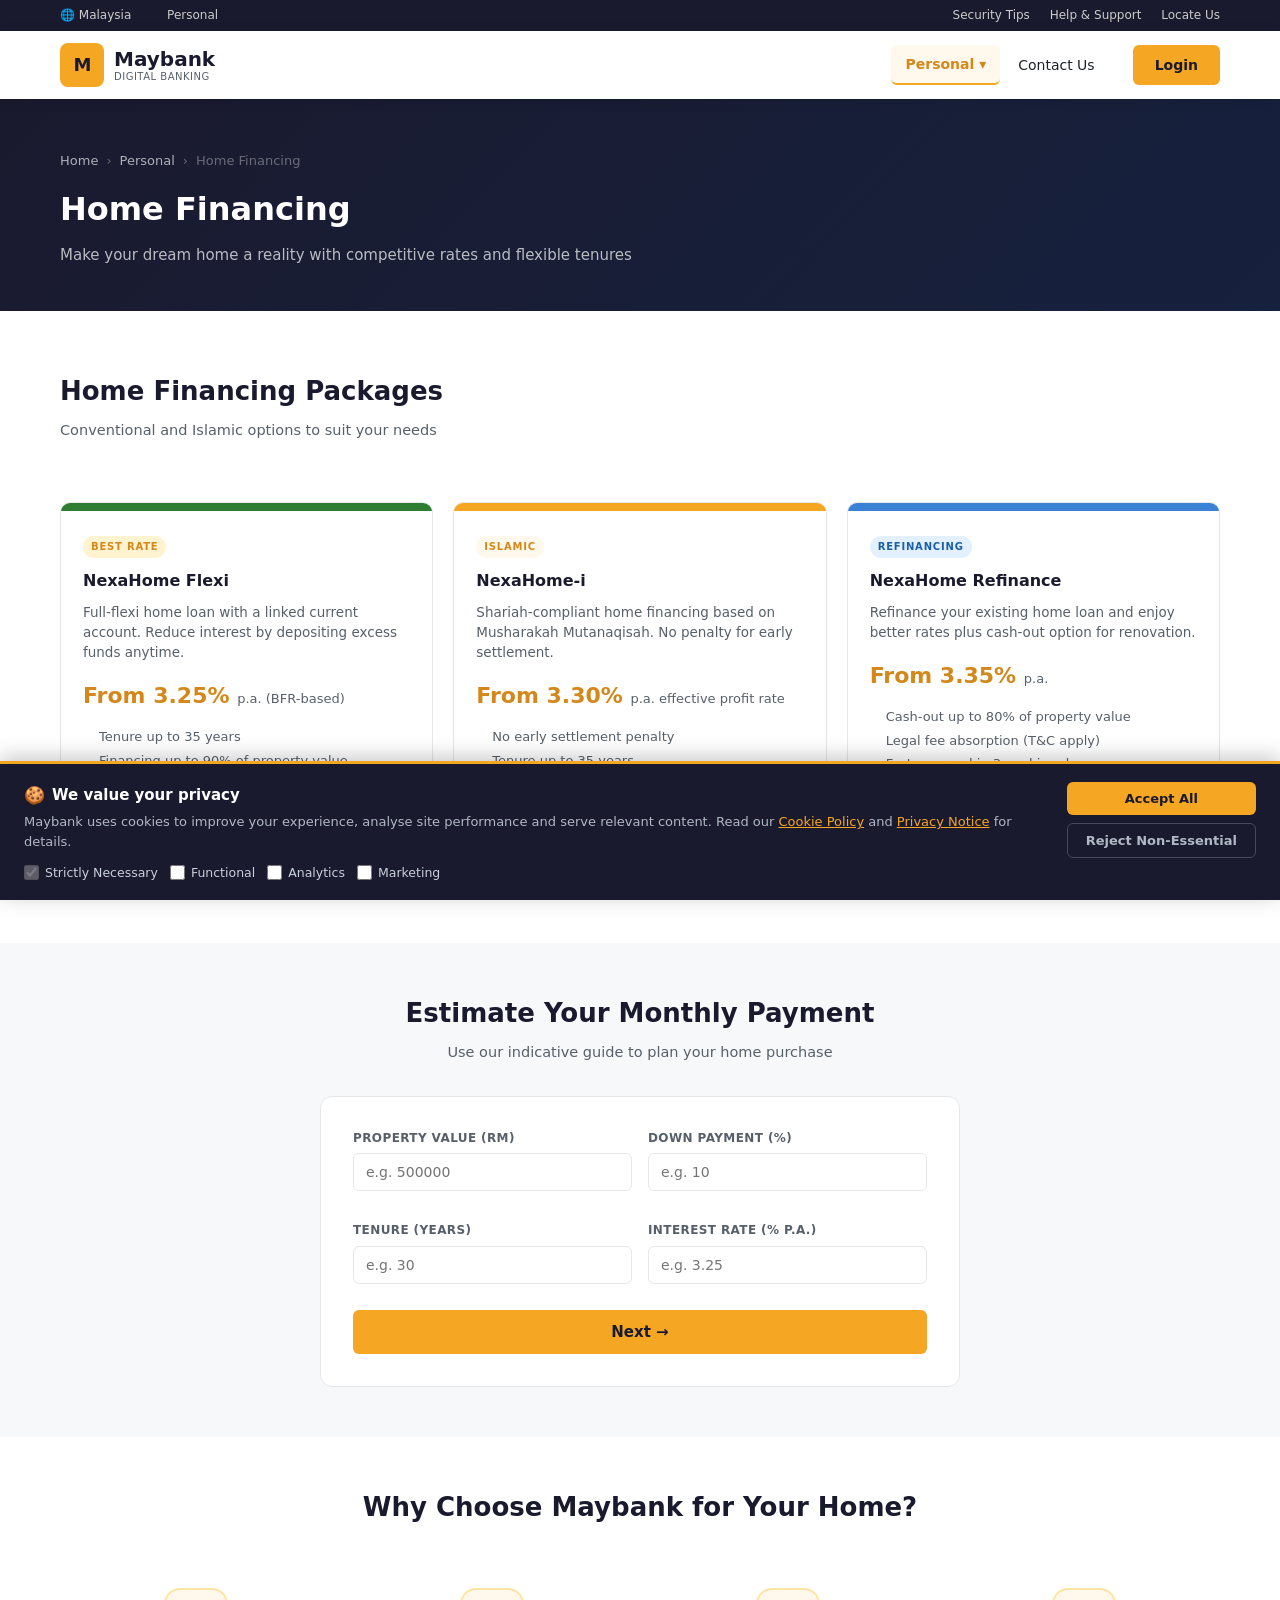
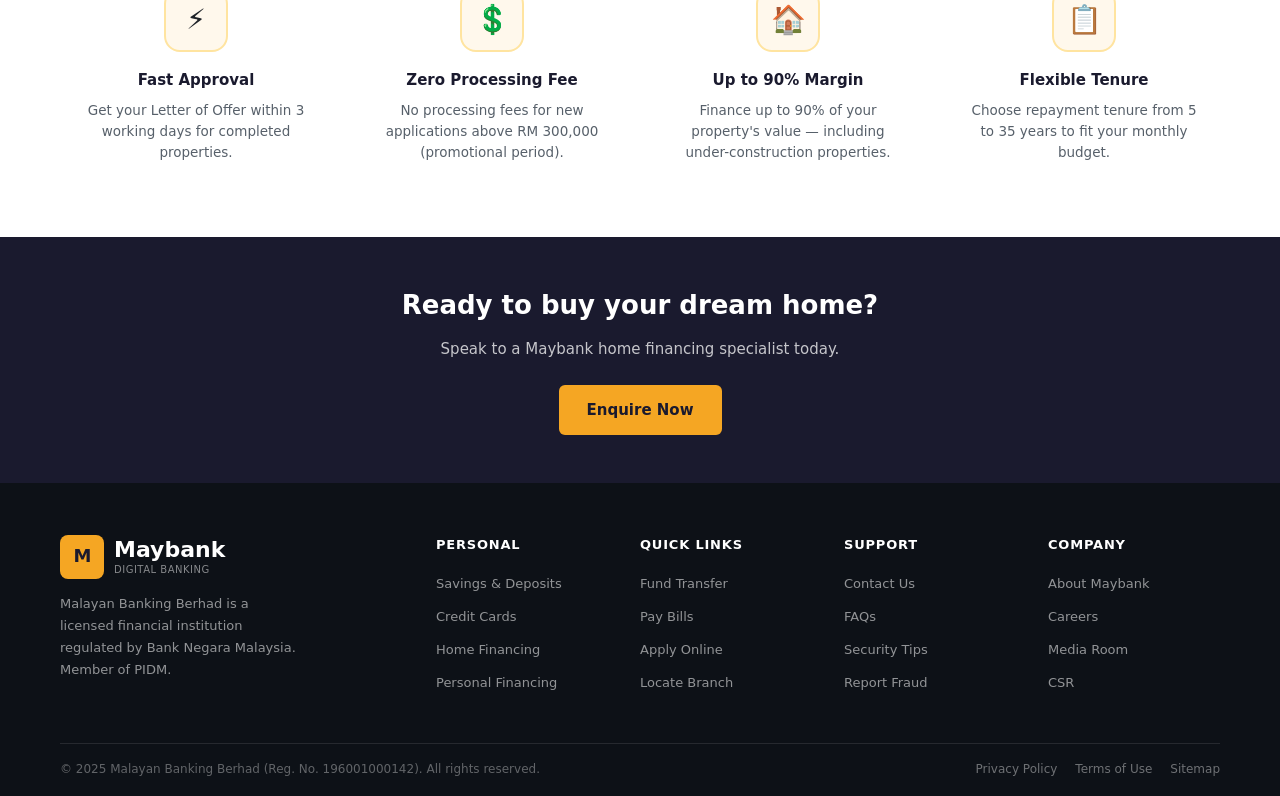
<file: home-financing.html>
﻿<!DOCTYPE html>
<html lang="en">
<head>
  <meta charset="UTF-8" />
  <meta name="viewport" content="width=device-width, initial-scale=1.0" />
  <meta name="description" content="Maybank Home Financing – Competitive rates and fast approval for your dream home." />
  <meta name="page-data" content='{
    "pageName": "Maybank | Home Financing",
    "pageCategory": "Personal",
    "pageSubCategory": "Home Financing",
    "pageType": "product",
    "pageLanguage": "en"
  }' />
  <title>Home Financing | Maybank</title>
  <link rel="stylesheet" href="css/styles.css" />
</head>
<script src="https://assets.adobedtm.com/85462031b1ac/b9fe17ff5eac/launch-d019fc6cc177-development.min.js" async></script>
<body>

<div class="top-bar">
  <div class="container">
    <div class="top-bar-left">
      <span>🌐 Malaysia</span>
      <a href="index.html" data-nav-section="Top Bar" data-nav-level="utility">Personal</a>
    </div>
    <div class="top-bar-right">
      <a href="#" data-nav-section="Top Bar" data-nav-level="utility">Security Tips</a>
      <a href="contact.html" data-nav-section="Top Bar" data-nav-level="utility">Help &amp; Support</a>
      <a href="#" data-nav-section="Top Bar" data-nav-level="utility">Locate Us</a>
    </div>
  </div>
</div>

<header class="site-header">
  <div class="header-inner">
    <a href="index.html" class="logo-wrap" aria-label="Maybank Home">
      <div class="logo-icon">M</div>
      <div class="logo-text">
        <div class="logo-name">Maybank</div>
        <div class="logo-tagline">Digital Banking</div>
      </div>
    </a>
    <nav class="main-nav" id="mainNav" role="navigation" aria-label="Main navigation">
      <div class="nav-item has-dropdown">
        <a href="#" class="nav-link active" data-nav-section="Personal" data-nav-level="primary">Personal ▾</a>
        <ul class="dropdown-menu">
          <li><a href="savings-deposits.html" data-nav-section="Personal" data-nav-level="secondary">Savings &amp; Deposits</a></li>
          <li><a href="credit-cards.html" data-nav-section="Personal" data-nav-level="secondary">Credit Cards</a></li>
          <li><a href="home-financing.html" data-nav-section="Personal" data-nav-level="secondary">Home Financing</a></li>
          <li><a href="personal-financing.html" data-nav-section="Personal" data-nav-level="secondary">Personal Financing</a></li>
        </ul>
      </div>
      <div class="nav-item">
        <a href="contact.html" class="nav-link" data-nav-section="Contact" data-nav-level="primary">Contact Us</a>
      </div>
    </nav>
    <div class="header-actions">
      <button class="mobile-menu-toggle" id="mobileMenuToggle" aria-label="Toggle menu" aria-expanded="false">☰</button>
      <a href="index.html" class="btn-header-login" data-cta-name="header-login" data-cta-location="Header">Login</a>
    </div>
  </div>
</header>

<div class="page-banner">
  <div class="container">
    <div class="breadcrumb">
      <a href="index.html" data-nav-section="Breadcrumb" data-nav-level="utility">Home</a>
      <span>›</span>
      <a href="#" data-nav-section="Breadcrumb" data-nav-level="utility">Personal</a>
      <span>›</span>
      <span>Home Financing</span>
    </div>
    <h1>Home Financing</h1>
    <p>Make your dream home a reality with competitive rates and flexible tenures</p>
  </div>
</div>

<!-- Products -->
<section style="padding:60px 0; background:var(--white);">
  <div class="container">
    <div class="section-header">
      <div>
        <h2 class="section-title">Home Financing Packages</h2>
        <p class="section-sub">Conventional and Islamic options to suit your needs</p>
      </div>
    </div>
    <div class="products-grid" style="grid-template-columns:repeat(3,1fr);">

      <div class="product-card">
        <div class="product-card-header" style="background:#2e7d32;"></div>
        <div class="product-card-body">
          <span class="product-badge">Best Rate</span>
          <h3 class="product-card-title">NexaHome Flexi</h3>
          <p class="product-card-desc">Full-flexi home loan with a linked current account. Reduce interest by depositing excess funds anytime.</p>
          <div class="product-card-rate">From 3.25% <span>p.a. (BFR-based)</span></div>
          <ul style="font-size:13px;color:var(--text-muted);margin:12px 0;padding-left:16px;line-height:1.8;">
            <li>Tenure up to 35 years</li>
            <li>Financing up to 90% of property value</li>
            <li>Free redraw of extra payments</li>
          </ul>
          <a href="contact.html" class="btn-card" data-cta-name="apply-nexahome-flexi" data-cta-location="Home Financing Page" data-product-category="Home Financing">Apply Now</a>
        </div>
      </div>

      <div class="product-card">
        <div class="product-card-header" style="background:#f5a623;"></div>
        <div class="product-card-body">
          <span class="product-badge" style="background:#fff8ec;color:#d4881b;">Islamic</span>
          <h3 class="product-card-title">NexaHome-i</h3>
          <p class="product-card-desc">Shariah-compliant home financing based on Musharakah Mutanaqisah. No penalty for early settlement.</p>
          <div class="product-card-rate">From 3.30% <span>p.a. effective profit rate</span></div>
          <ul style="font-size:13px;color:var(--text-muted);margin:12px 0;padding-left:16px;line-height:1.8;">
            <li>No early settlement penalty</li>
            <li>Tenure up to 35 years</li>
            <li>For completed &amp; under-construction</li>
          </ul>
          <a href="contact.html" class="btn-card" data-cta-name="apply-nexahome-i" data-cta-location="Home Financing Page" data-product-category="Home Financing">Apply Now</a>
        </div>
      </div>

      <div class="product-card">
        <div class="product-card-header" style="background:#3b82d4;"></div>
        <div class="product-card-body">
          <span class="product-badge" style="background:#e3f0ff;color:#1a5ea8;">Refinancing</span>
          <h3 class="product-card-title">NexaHome Refinance</h3>
          <p class="product-card-desc">Refinance your existing home loan and enjoy better rates plus cash-out option for renovation.</p>
          <div class="product-card-rate">From 3.35% <span>p.a.</span></div>
          <ul style="font-size:13px;color:var(--text-muted);margin:12px 0;padding-left:16px;line-height:1.8;">
            <li>Cash-out up to 80% of property value</li>
            <li>Legal fee absorption (T&amp;C apply)</li>
            <li>Fast approval in 3 working days</li>
          </ul>
          <a href="contact.html" class="btn-card" data-cta-name="apply-home-refinance" data-cta-location="Home Financing Page" data-product-category="Home Financing">Apply Now</a>
        </div>
      </div>

    </div>
  </div>
</section>

<!-- EMI Calculator -->
<section style="padding:50px 0; background:var(--surface);">
  <div class="container" style="max-width:680px;text-align:center;">
    <h2 class="section-title">Estimate Your Monthly Payment</h2>
    <p class="section-sub">Use our indicative guide to plan your home purchase</p>
    <div style="background:var(--white);border:1.5px solid var(--border);border-radius:12px;padding:32px;margin-top:8px;">

      <!-- Step 1: Loan inputs -->
      <div id="calcStep1">
        <div style="display:grid;grid-template-columns:1fr 1fr;gap:16px;text-align:left;">
          <div class="form-group">
            <label for="propValue">Property Value (RM)</label>
            <input type="number" id="propValue" placeholder="e.g. 500000" />
          </div>
          <div class="form-group">
            <label for="downPayment">Down Payment (%)</label>
            <input type="number" id="downPayment" placeholder="e.g. 10" />
          </div>
          <div class="form-group">
            <label for="loanTenure">Tenure (Years)</label>
            <input type="number" id="loanTenure" placeholder="e.g. 30" />
          </div>
          <div class="form-group">
            <label for="interestRate">Interest Rate (% p.a.)</label>
            <input type="number" id="interestRate" placeholder="e.g. 3.25" step="0.01" />
          </div>
        </div>
        <button class="btn-primary" style="margin-top:12px;width:100%;"
          data-cta-name="calc-home-loan-next"
          data-cta-location="Home Financing Calculator"
          onclick="showHomeEmailStep()">Next →</button>
        <div id="calcStep1Error" class="field-error" style="margin-top:8px;display:none;">Please fill in all fields above.</div>
      </div>

      <!-- Step 2: Email gate (shown after inputs) -->
      <div id="calcStep2" style="display:none;">
        <div style="background:var(--surface);border-radius:8px;padding:18px 16px;margin-bottom:16px;font-size:13.5px;color:var(--text-muted);">
          Your result is ready! Enter your email to receive it along with a personalised home financing quote.
        </div>
        <div class="form-group" style="text-align:left;">
          <label for="calcEmail">Email Address</label>
          <input type="email" id="calcEmail" placeholder="you@example.com" />
          <div id="calcEmailError" class="field-error" style="display:none;">Please enter a valid email address.</div>
        </div>
        <div style="display:flex;gap:10px;margin-top:4px;">
          <button class="btn-outline" style="flex:1;color:var(--secondary);border-color:var(--border);font-size:14px;padding:10px;"
            onclick="backToHomeCalcStep1()">← Back</button>
          <button class="btn-primary" style="flex:2;"
            data-cta-name="calc-home-loan-submit"
            data-cta-location="Home Financing Calculator"
            onclick="calcHomeLoan()">Show My Result</button>
        </div>
      </div>

      <!-- Step 3: Result -->
      <div id="calcResult" style="display:none;margin-top:18px;">
        <div style="background:var(--surface);border-radius:8px;padding:20px;">
          <div style="font-size:13px;color:var(--text-muted);margin-bottom:4px;">Estimated Monthly Repayment</div>
          <div id="calcResultAmount" style="font-size:30px;font-weight:800;color:var(--secondary);"></div>
          <div id="calcResultSub" style="font-size:13px;color:var(--text-muted);margin-top:6px;"></div>
        </div>
        <div style="margin-top:14px;font-size:12.5px;color:var(--text-muted);">
          ✅ A detailed quote has been sent to <strong id="calcEmailSent"></strong>
        </div>
        <button class="btn-outline" style="margin-top:14px;width:100%;color:var(--secondary);border-color:var(--border);font-size:13.5px;padding:9px;"
          onclick="resetHomeCalc()">Calculate Again</button>
      </div>

    </div>
  </div>
</section>

<!-- Features -->
<section style="padding:50px 0; background:var(--white);">
  <div class="container">
    <div style="text-align:center;margin-bottom:36px;">
      <h2 class="section-title">Why Choose Maybank for Your Home?</h2>
    </div>
    <div class="features-grid">
      <div class="feature-item">
        <div class="feature-icon">⚡</div>
        <div class="feature-title">Fast Approval</div>
        <div class="feature-desc">Get your Letter of Offer within 3 working days for completed properties.</div>
      </div>
      <div class="feature-item">
        <div class="feature-icon">💲</div>
        <div class="feature-title">Zero Processing Fee</div>
        <div class="feature-desc">No processing fees for new applications above RM 300,000 (promotional period).</div>
      </div>
      <div class="feature-item">
        <div class="feature-icon">🏠</div>
        <div class="feature-title">Up to 90% Margin</div>
        <div class="feature-desc">Finance up to 90% of your property's value — including under-construction properties.</div>
      </div>
      <div class="feature-item">
        <div class="feature-icon">📋</div>
        <div class="feature-title">Flexible Tenure</div>
        <div class="feature-desc">Choose repayment tenure from 5 to 35 years to fit your monthly budget.</div>
      </div>
    </div>
  </div>
</section>

<div style="background:var(--secondary);color:var(--white);padding:48px 0;text-align:center;">
  <div class="container">
    <h2 style="font-size:26px;font-weight:800;margin-bottom:10px;">Ready to buy your dream home?</h2>
    <p style="color:rgba(255,255,255,.75);font-size:15px;margin-bottom:24px;">Speak to a Maybank home financing specialist today.</p>
    <a href="contact.html" class="btn-primary" data-cta-name="home-financing-cta" data-cta-location="Home Financing Page CTA">Enquire Now</a>
  </div>
</div>

<footer class="site-footer">
  <div class="container">
    <div class="footer-grid">
      <div class="footer-brand">
        <div class="logo-wrap">
          <div class="logo-icon">M</div>
          <div class="logo-text">
            <div class="logo-name">Maybank</div>
            <div class="logo-tagline">Digital Banking</div>
          </div>
        </div>
        <p>Malayan Banking Berhad is a licensed financial institution regulated by Bank Negara Malaysia. Member of PIDM.</p>
      </div>
      <div class="footer-col">
        <h4>Personal</h4>
        <ul>
          <li><a href="savings-deposits.html">Savings &amp; Deposits</a></li>
          <li><a href="credit-cards.html">Credit Cards</a></li>
          <li><a href="home-financing.html">Home Financing</a></li>
          <li><a href="personal-financing.html">Personal Financing</a></li>
        </ul>
      </div>
      <div class="footer-col">
        <h4>Quick Links</h4>
        <ul>
          <li><a href="#">Fund Transfer</a></li>
          <li><a href="#">Pay Bills</a></li>
          <li><a href="#">Apply Online</a></li>
          <li><a href="#">Locate Branch</a></li>
        </ul>
      </div>
      <div class="footer-col">
        <h4>Support</h4>
        <ul>
          <li><a href="contact.html">Contact Us</a></li>
          <li><a href="#">FAQs</a></li>
          <li><a href="#">Security Tips</a></li>
          <li><a href="#">Report Fraud</a></li>
        </ul>
      </div>
      <div class="footer-col">
        <h4>Company</h4>
        <ul>
          <li><a href="#">About Maybank</a></li>
          <li><a href="#">Careers</a></li>
          <li><a href="#">Media Room</a></li>
          <li><a href="#">CSR</a></li>
        </ul>
      </div>
    </div>
  </div>
  <div class="footer-bottom">
    <span>© 2025 Malayan Banking Berhad (Reg. No. 196001000142). All rights reserved.</span>
    <div class="footer-bottom-links">
      <a href="#">Privacy Policy</a>
      <a href="#">Terms of Use</a>
      <a href="#">Sitemap</a>
    </div>
  </div>
</footer>

<script src="js/datalayer.js"></script>
<script src="js/main.js"></script>
<script>
  // ── Product Impression – Home Financing page ──────────────────────────────
  document.addEventListener("DOMContentLoaded", function () {
    if (window.MaybankDL) {
      window.MaybankDL.productImpression([
        { productID: "NB-HF-001", productName: "NexaHome Flexi",     productCategory: "Loans & Financing", productSubCategory: "Home Loan"        },
        { productID: "NB-HF-002", productName: "NexaHome-i",         productCategory: "Loans & Financing", productSubCategory: "Islamic Home Loan" },
        { productID: "NB-HF-003", productName: "NexaHome Refinance", productCategory: "Loans & Financing", productSubCategory: "Refinancing"       },
      ]);
    }
  });

  // Persistent calculator session ID
  var homeCalcID = null;

  // Fire calculator start on first input interaction
  document.querySelectorAll("#calcStep1 input").forEach(function (field) {
    field.addEventListener("focus", function () {
      if (!homeCalcID && window.MaybankDL) {
        homeCalcID = "HC-" + Date.now();
        window.MaybankDL.calculatorInteraction({
          calculatorType: "Home Financing",
          calculatorID:   homeCalcID,
          step:           "start",
          inputs:         {},
        });
      }
    }, { once: true });
  });

  function showHomeEmailStep() {
    var P  = parseFloat(document.getElementById("propValue").value);
    var dp = parseFloat(document.getElementById("downPayment").value);
    var n  = parseFloat(document.getElementById("loanTenure").value);
    var r  = parseFloat(document.getElementById("interestRate").value);
    var errEl = document.getElementById("calcStep1Error");
    if (!P || !dp || !n || !r) {
      errEl.style.display = "block";
      return;
    }
    errEl.style.display = "none";
    document.getElementById("calcStep1").style.display = "none";
    document.getElementById("calcStep2").style.display = "block";

    // ── DataLayer: inputs submitted → email gate ─────────────────
    if (window.MaybankDL) {
      window.MaybankDL.calculatorInteraction({
        calculatorType: "Home Financing",
        calculatorID:   homeCalcID,
        step:           "emailGate",
        inputs:         { loanAmount: P * (1 - dp / 100), downPayment: dp, tenure: n, rate: r },
      });
    }
  }

  function backToHomeCalcStep1() {
    document.getElementById("calcStep2").style.display = "none";
    document.getElementById("calcStep1").style.display = "block";
  }

  function calcHomeLoan() {
    var emailEl    = document.getElementById("calcEmail");
    var emailErrEl = document.getElementById("calcEmailError");
    var email      = emailEl ? emailEl.value.trim() : "";
    if (!email || !/^[^\s@]+@[^\s@]+\.[^\s@]+$/.test(email)) {
      emailErrEl.style.display = "block";
      return;
    }
    emailErrEl.style.display = "none";

    var P  = parseFloat(document.getElementById("propValue").value)  || 0;
    var dp = parseFloat(document.getElementById("downPayment").value) || 10;
    var n  = parseFloat(document.getElementById("loanTenure").value)  || 30;
    var r  = parseFloat(document.getElementById("interestRate").value)|| 3.25;
    var loan        = P * (1 - dp / 100);
    var monthlyRate = r / 100 / 12;
    var months      = n * 12;
    var emi = loan * monthlyRate * Math.pow(1 + monthlyRate, months) / (Math.pow(1 + monthlyRate, months) - 1);

    document.getElementById("calcStep2").style.display = "none";
    var resultBox = document.getElementById("calcResult");
    resultBox.style.display = "block";
    document.getElementById("calcResultAmount").textContent = "RM " + emi.toLocaleString("en-MY", { minimumFractionDigits: 2, maximumFractionDigits: 2 }) + " /month";
    document.getElementById("calcResultSub").textContent    = "Based on RM " + loan.toLocaleString("en-MY", { maximumFractionDigits: 0 }) + " loan over " + n + " years at " + r + "% p.a.";
    document.getElementById("calcEmailSent").textContent    = email;

    // ── DataLayer: result shown ───────────────────────────────────
    if (window.MaybankDL) {
      window.MaybankDL.calculatorInteraction({
        calculatorType: "Home Financing",
        calculatorID:   homeCalcID,
        step:           "complete",
        inputs:         { loanAmount: loan, downPayment: dp, tenure: n, rate: r, email: email },
        result:         { monthlyPayment: parseFloat(emi.toFixed(2)) },
      });
    }
  }

  function resetHomeCalc() {
    document.getElementById("calcResult").style.display = "none";
    document.getElementById("calcEmail").value = "";
    document.getElementById("calcStep1").style.display = "block";
    homeCalcID = null; // reset so a new session ID is assigned on next use
  }
</script>

<!-- ── Consent Banner ─────────────────────────────────────────────────────── -->
<div id="consent-banner" role="dialog" aria-modal="false" aria-label="Cookie consent">
  <div class="consent-body">
    <div class="consent-title"><span class="consent-icon">🍪</span> We value your privacy</div>
    <p class="consent-text">Maybank uses cookies to improve your experience, analyse site performance and serve relevant content. Read our <a href="#">Cookie Policy</a> and <a href="#">Privacy Notice</a> for details.</p>
    <div class="consent-categories">
      <label class="consent-category"><input type="checkbox" id="consent-necessary" checked disabled> Strictly Necessary</label>
      <label class="consent-category"><input type="checkbox" id="consent-functional"> Functional</label>
      <label class="consent-category"><input type="checkbox" id="consent-analytics"> Analytics</label>
      <label class="consent-category"><input type="checkbox" id="consent-marketing"> Marketing</label>
    </div>
  </div>
  <div class="consent-actions">
    <button class="consent-btn consent-btn-accept" id="consent-accept">Accept All</button>
    <button class="consent-btn consent-btn-reject" id="consent-reject">Reject Non-Essential</button>
  </div>
</div>
</body>
</html>
</file>
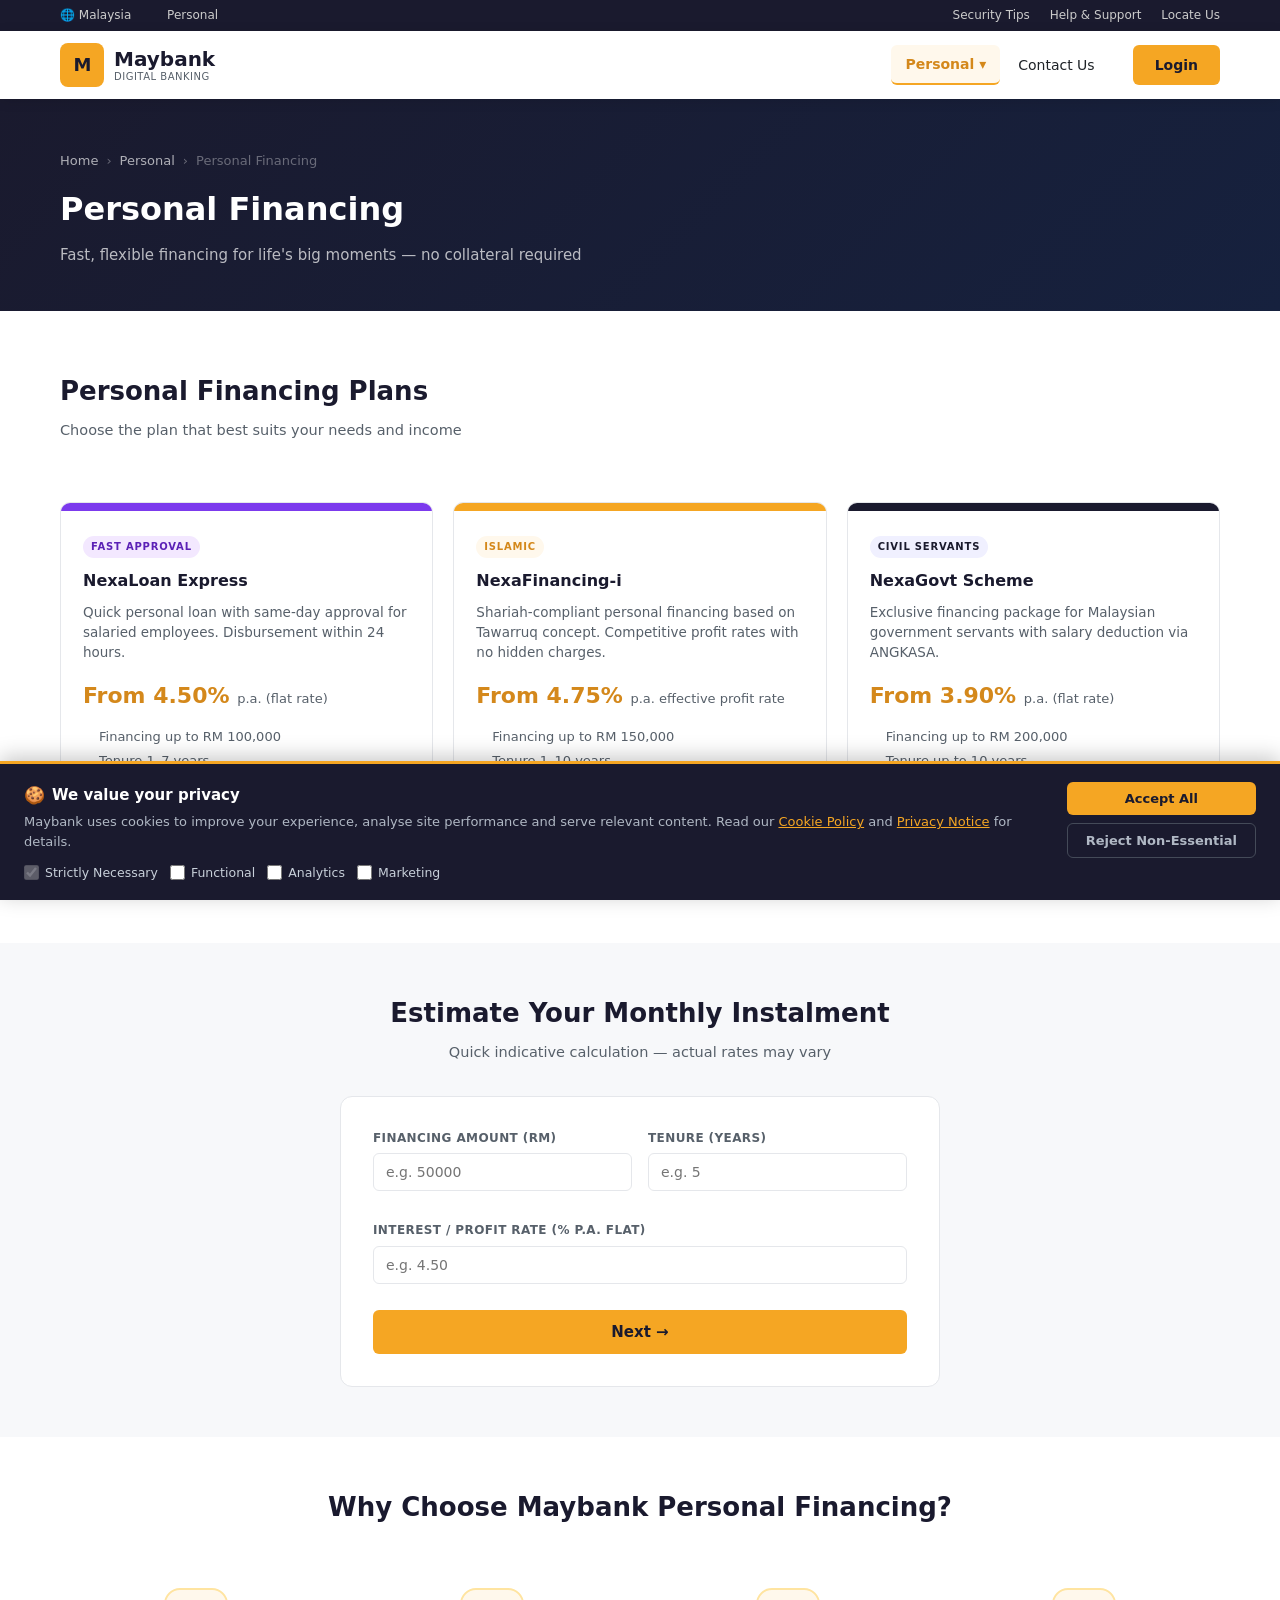
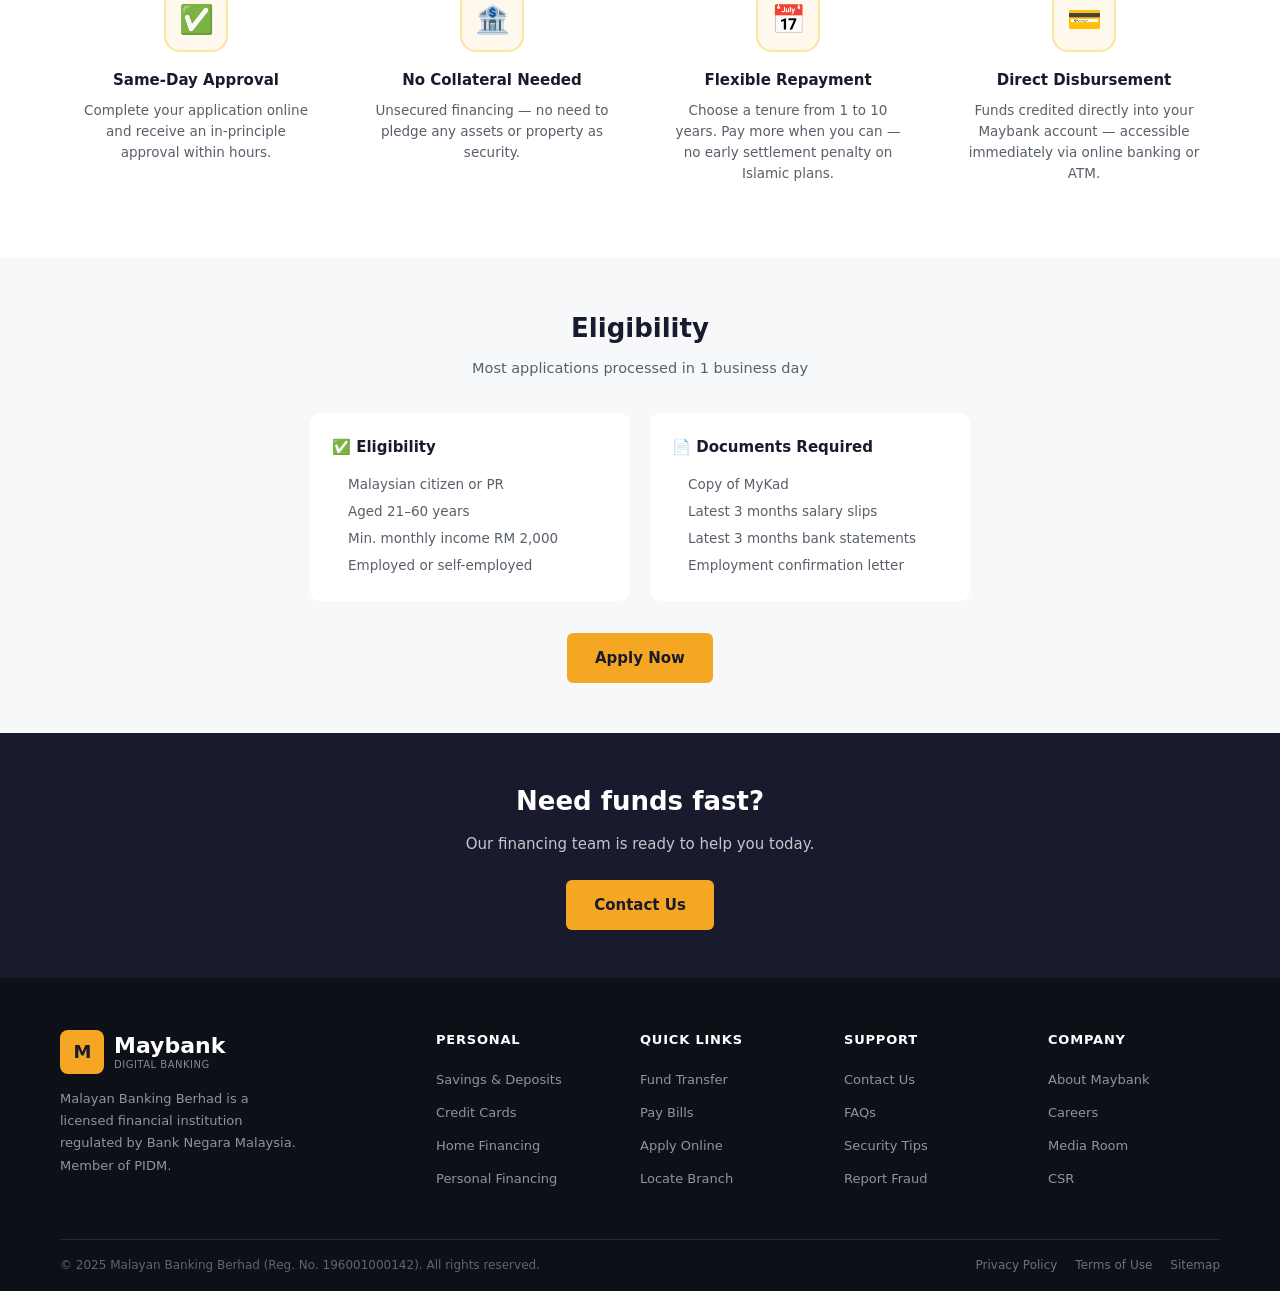
<file: personal-financing.html>
﻿<!DOCTYPE html>
<html lang="en">
<head>
  <meta charset="UTF-8" />
  <meta name="viewport" content="width=device-width, initial-scale=1.0" />
  <meta name="description" content="Maybank Personal Financing – Flexible financing up to RM 150,000 with same-day approval." />
  <meta name="page-data" content='{
    "pageName": "Maybank | Personal Financing",
    "pageCategory": "Personal",
    "pageSubCategory": "Personal Financing",
    "pageType": "product",
    "pageLanguage": "en"
  }' />
  <title>Personal Financing | Maybank</title>
  <link rel="stylesheet" href="css/styles.css" />
  <script src="https://assets.adobedtm.com/85462031b1ac/b9fe17ff5eac/launch-d019fc6cc177-development.min.js" async></script>
</head>
<body>

<div class="top-bar">
  <div class="container">
    <div class="top-bar-left">
      <span>🌐 Malaysia</span>
      <a href="index.html" data-nav-section="Top Bar" data-nav-level="utility">Personal</a>
    </div>
    <div class="top-bar-right">
      <a href="#" data-nav-section="Top Bar" data-nav-level="utility">Security Tips</a>
      <a href="contact.html" data-nav-section="Top Bar" data-nav-level="utility">Help &amp; Support</a>
      <a href="#" data-nav-section="Top Bar" data-nav-level="utility">Locate Us</a>
    </div>
  </div>
</div>

<header class="site-header">
  <div class="header-inner">
    <a href="index.html" class="logo-wrap" aria-label="Maybank Home">
      <div class="logo-icon">M</div>
      <div class="logo-text">
        <div class="logo-name">Maybank</div>
        <div class="logo-tagline">Digital Banking</div>
      </div>
    </a>
    <nav class="main-nav" id="mainNav" role="navigation" aria-label="Main navigation">
      <div class="nav-item has-dropdown">
        <a href="#" class="nav-link active" data-nav-section="Personal" data-nav-level="primary">Personal ▾</a>
        <ul class="dropdown-menu">
          <li><a href="savings-deposits.html" data-nav-section="Personal" data-nav-level="secondary">Savings &amp; Deposits</a></li>
          <li><a href="credit-cards.html" data-nav-section="Personal" data-nav-level="secondary">Credit Cards</a></li>
          <li><a href="home-financing.html" data-nav-section="Personal" data-nav-level="secondary">Home Financing</a></li>
          <li><a href="personal-financing.html" data-nav-section="Personal" data-nav-level="secondary">Personal Financing</a></li>
        </ul>
      </div>
      <div class="nav-item">
        <a href="contact.html" class="nav-link" data-nav-section="Contact" data-nav-level="primary">Contact Us</a>
      </div>
    </nav>
    <div class="header-actions">
      <button class="mobile-menu-toggle" id="mobileMenuToggle" aria-label="Toggle menu" aria-expanded="false">☰</button>
      <a href="index.html" class="btn-header-login" data-cta-name="header-login" data-cta-location="Header">Login</a>
    </div>
  </div>
</header>

<div class="page-banner">
  <div class="container">
    <div class="breadcrumb">
      <a href="index.html" data-nav-section="Breadcrumb" data-nav-level="utility">Home</a>
      <span>›</span>
      <a href="#" data-nav-section="Breadcrumb" data-nav-level="utility">Personal</a>
      <span>›</span>
      <span>Personal Financing</span>
    </div>
    <h1>Personal Financing</h1>
    <p>Fast, flexible financing for life's big moments — no collateral required</p>
  </div>
</div>

<!-- Products -->
<section style="padding:60px 0; background:var(--white);">
  <div class="container">
    <div class="section-header">
      <div>
        <h2 class="section-title">Personal Financing Plans</h2>
        <p class="section-sub">Choose the plan that best suits your needs and income</p>
      </div>
    </div>
    <div class="products-grid" style="grid-template-columns:repeat(3,1fr);">

      <div class="product-card">
        <div class="product-card-header" style="background:#7c3aed;"></div>
        <div class="product-card-body">
          <span class="product-badge" style="background:#f3e8ff;color:#5b21b6;">Fast Approval</span>
          <h3 class="product-card-title">NexaLoan Express</h3>
          <p class="product-card-desc">Quick personal loan with same-day approval for salaried employees. Disbursement within 24 hours.</p>
          <div class="product-card-rate">From 4.50% <span>p.a. (flat rate)</span></div>
          <ul style="font-size:13px;color:var(--text-muted);margin:12px 0;padding-left:16px;line-height:1.8;">
            <li>Financing up to RM 100,000</li>
            <li>Tenure 1–7 years</li>
            <li>No collateral required</li>
          </ul>
          <a href="contact.html" class="btn-card" data-cta-name="apply-nexaloan-express" data-cta-location="Personal Financing Page" data-product-category="Personal Financing">Apply Now</a>
        </div>
      </div>

      <div class="product-card">
        <div class="product-card-header" style="background:#f5a623;"></div>
        <div class="product-card-body">
          <span class="product-badge" style="background:#fff8ec;color:#d4881b;">Islamic</span>
          <h3 class="product-card-title">NexaFinancing-i</h3>
          <p class="product-card-desc">Shariah-compliant personal financing based on Tawarruq concept. Competitive profit rates with no hidden charges.</p>
          <div class="product-card-rate">From 4.75% <span>p.a. effective profit rate</span></div>
          <ul style="font-size:13px;color:var(--text-muted);margin:12px 0;padding-left:16px;line-height:1.8;">
            <li>Financing up to RM 150,000</li>
            <li>Tenure 1–10 years</li>
            <li>No early settlement penalty</li>
          </ul>
          <a href="contact.html" class="btn-card" data-cta-name="apply-nexafinancing-i" data-cta-location="Personal Financing Page" data-product-category="Personal Financing">Apply Now</a>
        </div>
      </div>

      <div class="product-card">
        <div class="product-card-header" style="background:#1a1a2e;"></div>
        <div class="product-card-body">
          <span class="product-badge" style="background:#f0f0ff;color:#1a1a2e;">Civil Servants</span>
          <h3 class="product-card-title">NexaGovt Scheme</h3>
          <p class="product-card-desc">Exclusive financing package for Malaysian government servants with salary deduction via ANGKASA.</p>
          <div class="product-card-rate">From 3.90% <span>p.a. (flat rate)</span></div>
          <ul style="font-size:13px;color:var(--text-muted);margin:12px 0;padding-left:16px;line-height:1.8;">
            <li>Financing up to RM 200,000</li>
            <li>Tenure up to 10 years</li>
            <li>ANGKASA salary deduction</li>
          </ul>
          <a href="contact.html" class="btn-card" data-cta-name="apply-nexagovt" data-cta-location="Personal Financing Page" data-product-category="Personal Financing">Apply Now</a>
        </div>
      </div>

    </div>
  </div>
</section>

<!-- EMI Calculator -->
<section style="padding:50px 0; background:var(--surface);">
  <div class="container" style="max-width:640px;text-align:center;">
    <h2 class="section-title">Estimate Your Monthly Instalment</h2>
    <p class="section-sub">Quick indicative calculation — actual rates may vary</p>
    <div style="background:var(--white);border:1.5px solid var(--border);border-radius:12px;padding:32px;margin-top:8px;">

      <!-- Step 1: Loan inputs -->
      <div id="plCalcStep1">
        <div style="display:grid;grid-template-columns:1fr 1fr;gap:16px;text-align:left;">
          <div class="form-group">
            <label for="loanAmt">Financing Amount (RM)</label>
            <input type="number" id="loanAmt" placeholder="e.g. 50000" />
          </div>
          <div class="form-group">
            <label for="loanTenurePL">Tenure (Years)</label>
            <input type="number" id="loanTenurePL" placeholder="e.g. 5" />
          </div>
          <div class="form-group" style="grid-column:1/-1;">
            <label for="loanRate">Interest / Profit Rate (% p.a. flat)</label>
            <input type="number" id="loanRate" placeholder="e.g. 4.50" step="0.01" />
          </div>
        </div>
        <button class="btn-primary" style="margin-top:12px;width:100%;"
          data-cta-name="calc-personal-loan-next"
          data-cta-location="Personal Financing Calculator"
          onclick="showPLEmailStep()">Next →</button>
        <div id="plStep1Error" class="field-error" style="margin-top:8px;display:none;">Please fill in all fields above.</div>
      </div>

      <!-- Step 2: Email gate -->
      <div id="plCalcStep2" style="display:none;">
        <div style="background:var(--surface);border-radius:8px;padding:18px 16px;margin-bottom:16px;font-size:13.5px;color:var(--text-muted);">
          Your result is ready! Enter your email to receive it along with a personalised financing offer.
        </div>
        <div class="form-group" style="text-align:left;">
          <label for="plCalcEmail">Email Address</label>
          <input type="email" id="plCalcEmail" placeholder="you@example.com" />
          <div id="plEmailError" class="field-error" style="display:none;">Please enter a valid email address.</div>
        </div>
        <div style="display:flex;gap:10px;margin-top:4px;">
          <button class="btn-outline" style="flex:1;color:var(--secondary);border-color:var(--border);font-size:14px;padding:10px;"
            onclick="backToPLStep1()">← Back</button>
          <button class="btn-primary" style="flex:2;"
            data-cta-name="calc-personal-loan-submit"
            data-cta-location="Personal Financing Calculator"
            onclick="calcPersonalLoan()">Show My Result</button>
        </div>
      </div>

      <!-- Step 3: Result -->
      <div id="plCalcResult" style="display:none;margin-top:18px;">
        <div style="background:var(--surface);border-radius:8px;padding:20px;">
          <div style="font-size:13px;color:var(--text-muted);margin-bottom:4px;">Estimated Monthly Instalment</div>
          <div id="plCalcResultAmount" style="font-size:30px;font-weight:800;color:var(--secondary);"></div>
          <div id="plCalcResultSub" style="font-size:13px;color:var(--text-muted);margin-top:6px;"></div>
        </div>
        <div style="margin-top:14px;font-size:12.5px;color:var(--text-muted);">
          ✅ A detailed quote has been sent to <strong id="plEmailSent"></strong>
        </div>
        <button class="btn-outline" style="margin-top:14px;width:100%;color:var(--secondary);border-color:var(--border);font-size:13.5px;padding:9px;"
          onclick="resetPLCalc()">Calculate Again</button>
      </div>

    </div>
  </div>
</section>

<!-- Features -->
<section style="padding:50px 0; background:var(--white);">
  <div class="container">
    <div style="text-align:center;margin-bottom:36px;">
      <h2 class="section-title">Why Choose Maybank Personal Financing?</h2>
    </div>
    <div class="features-grid">
      <div class="feature-item">
        <div class="feature-icon">✅</div>
        <div class="feature-title">Same-Day Approval</div>
        <div class="feature-desc">Complete your application online and receive an in-principle approval within hours.</div>
      </div>
      <div class="feature-item">
        <div class="feature-icon">🏦</div>
        <div class="feature-title">No Collateral Needed</div>
        <div class="feature-desc">Unsecured financing — no need to pledge any assets or property as security.</div>
      </div>
      <div class="feature-item">
        <div class="feature-icon">📅</div>
        <div class="feature-title">Flexible Repayment</div>
        <div class="feature-desc">Choose a tenure from 1 to 10 years. Pay more when you can — no early settlement penalty on Islamic plans.</div>
      </div>
      <div class="feature-item">
        <div class="feature-icon">💳</div>
        <div class="feature-title">Direct Disbursement</div>
        <div class="feature-desc">Funds credited directly into your Maybank account — accessible immediately via online banking or ATM.</div>
      </div>
    </div>
  </div>
</section>

<!-- Eligibility -->
<section style="padding:50px 0;background:var(--surface);">
  <div class="container" style="max-width:700px;">
    <h2 class="section-title" style="text-align:center;margin-bottom:8px;">Eligibility</h2>
    <p class="section-sub" style="text-align:center;margin-bottom:32px;">Most applications processed in 1 business day</p>
    <div style="display:grid;grid-template-columns:1fr 1fr;gap:20px;">
      <div style="background:var(--white);border-radius:10px;padding:22px;">
        <div style="font-weight:700;color:var(--secondary);margin-bottom:12px;">✅ Eligibility</div>
        <ul style="font-size:13.5px;color:var(--text-muted);line-height:2;padding-left:16px;">
          <li>Malaysian citizen or PR</li>
          <li>Aged 21–60 years</li>
          <li>Min. monthly income RM 2,000</li>
          <li>Employed or self-employed</li>
        </ul>
      </div>
      <div style="background:var(--white);border-radius:10px;padding:22px;">
        <div style="font-weight:700;color:var(--secondary);margin-bottom:12px;">📄 Documents Required</div>
        <ul style="font-size:13.5px;color:var(--text-muted);line-height:2;padding-left:16px;">
          <li>Copy of MyKad</li>
          <li>Latest 3 months salary slips</li>
          <li>Latest 3 months bank statements</li>
          <li>Employment confirmation letter</li>
        </ul>
      </div>
    </div>
    <div style="text-align:center;margin-top:32px;">
      <a href="contact.html" class="btn-primary" data-cta-name="personal-financing-apply" data-cta-location="Personal Financing Eligibility">Apply Now</a>
    </div>
  </div>
</section>

<div style="background:var(--secondary);color:var(--white);padding:48px 0;text-align:center;">
  <div class="container">
    <h2 style="font-size:26px;font-weight:800;margin-bottom:10px;">Need funds fast?</h2>
    <p style="color:rgba(255,255,255,.75);font-size:15px;margin-bottom:24px;">Our financing team is ready to help you today.</p>
    <a href="contact.html" class="btn-primary" data-cta-name="personal-financing-cta" data-cta-location="Personal Financing Page CTA">Contact Us</a>
  </div>
</div>

<footer class="site-footer">
  <div class="container">
    <div class="footer-grid">
      <div class="footer-brand">
        <div class="logo-wrap">
          <div class="logo-icon">M</div>
          <div class="logo-text">
            <div class="logo-name">Maybank</div>
            <div class="logo-tagline">Digital Banking</div>
          </div>
        </div>
        <p>Malayan Banking Berhad is a licensed financial institution regulated by Bank Negara Malaysia. Member of PIDM.</p>
      </div>
      <div class="footer-col">
        <h4>Personal</h4>
        <ul>
          <li><a href="savings-deposits.html">Savings &amp; Deposits</a></li>
          <li><a href="credit-cards.html">Credit Cards</a></li>
          <li><a href="home-financing.html">Home Financing</a></li>
          <li><a href="personal-financing.html">Personal Financing</a></li>
        </ul>
      </div>
      <div class="footer-col">
        <h4>Quick Links</h4>
        <ul>
          <li><a href="#">Fund Transfer</a></li>
          <li><a href="#">Pay Bills</a></li>
          <li><a href="#">Apply Online</a></li>
          <li><a href="#">Locate Branch</a></li>
        </ul>
      </div>
      <div class="footer-col">
        <h4>Support</h4>
        <ul>
          <li><a href="contact.html">Contact Us</a></li>
          <li><a href="#">FAQs</a></li>
          <li><a href="#">Security Tips</a></li>
          <li><a href="#">Report Fraud</a></li>
        </ul>
      </div>
      <div class="footer-col">
        <h4>Company</h4>
        <ul>
          <li><a href="#">About Maybank</a></li>
          <li><a href="#">Careers</a></li>
          <li><a href="#">Media Room</a></li>
          <li><a href="#">CSR</a></li>
        </ul>
      </div>
    </div>
  </div>
  <div class="footer-bottom">
    <span>© 2025 Malayan Banking Berhad (Reg. No. 196001000142). All rights reserved.</span>
    <div class="footer-bottom-links">
      <a href="#">Privacy Policy</a>
      <a href="#">Terms of Use</a>
      <a href="#">Sitemap</a>
    </div>
  </div>
</footer>

<script src="js/datalayer.js"></script>
<script src="js/main.js"></script>
<script>
  // ── Product Impression – Personal Financing page ──────────────────────────
  document.addEventListener("DOMContentLoaded", function () {
    if (window.MaybankDL) {
      window.MaybankDL.productImpression([
        { productID: "NB-PF-001", productName: "NexaLoan Express",   productCategory: "Loans & Financing", productSubCategory: "Personal Loan"        },
        { productID: "NB-PF-002", productName: "NexaFinancing-i",    productCategory: "Loans & Financing", productSubCategory: "Islamic Personal Loan" },
        { productID: "NB-PF-003", productName: "NexaGovt Scheme",    productCategory: "Loans & Financing", productSubCategory: "Government Scheme"     },
      ]);
    }
  });

  // Persistent calculator session ID
  var plCalcID = null;

  // Fire calculator start on first input interaction
  document.querySelectorAll("#plCalcStep1 input").forEach(function (field) {
    field.addEventListener("focus", function () {
      if (!plCalcID && window.MaybankDL) {
        plCalcID = "PL-" + Date.now();
        window.MaybankDL.calculatorInteraction({
          calculatorType: "Personal Financing",
          calculatorID:   plCalcID,
          step:           "start",
          inputs:         {},
        });
      }
    }, { once: true });
  });

  function showPLEmailStep() {
    var P = parseFloat(document.getElementById("loanAmt").value);
    var n = parseFloat(document.getElementById("loanTenurePL").value);
    var r = parseFloat(document.getElementById("loanRate").value);
    var errEl = document.getElementById("plStep1Error");
    if (!P || !n || !r) { errEl.style.display = "block"; return; }
    errEl.style.display = "none";
    document.getElementById("plCalcStep1").style.display = "none";
    document.getElementById("plCalcStep2").style.display = "block";

    // ── DataLayer: inputs submitted → email gate ─────────────────
    if (window.MaybankDL) {
      window.MaybankDL.calculatorInteraction({
        calculatorType: "Personal Financing",
        calculatorID:   plCalcID,
        step:           "emailGate",
        inputs:         { loanAmount: P, tenure: n, rate: r },
      });
    }
  }

  function backToPLStep1() {
    document.getElementById("plCalcStep2").style.display = "none";
    document.getElementById("plCalcStep1").style.display = "block";
  }

  function calcPersonalLoan() {
    var emailEl    = document.getElementById("plCalcEmail");
    var emailErrEl = document.getElementById("plEmailError");
    var email      = emailEl ? emailEl.value.trim() : "";
    if (!email || !/^[^\s@]+@[^\s@]+\.[^\s@]+$/.test(email)) {
      emailErrEl.style.display = "block";
      return;
    }
    emailErrEl.style.display = "none";
    var P       = parseFloat(document.getElementById("loanAmt").value)      || 0;
    var n       = parseFloat(document.getElementById("loanTenurePL").value) || 5;
    var r       = parseFloat(document.getElementById("loanRate").value)     || 4.5;
    var total   = P + (P * r / 100 * n);
    var monthly = total / (n * 12);
    document.getElementById("plCalcStep2").style.display      = "none";
    document.getElementById("plCalcResult").style.display     = "block";
    document.getElementById("plCalcResultAmount").textContent = "RM " + monthly.toLocaleString("en-MY", { minimumFractionDigits: 2, maximumFractionDigits: 2 }) + " /month";
    document.getElementById("plCalcResultSub").textContent    = "Based on RM " + P.toLocaleString("en-MY", { maximumFractionDigits: 0 }) + " over " + n + " years at " + r + "% p.a. flat";
    document.getElementById("plEmailSent").textContent        = email;

    // ── DataLayer: result shown ───────────────────────────────────
    if (window.MaybankDL) {
      window.MaybankDL.calculatorInteraction({
        calculatorType: "Personal Financing",
        calculatorID:   plCalcID,
        step:           "complete",
        inputs:         { loanAmount: P, tenure: n, rate: r, email: email },
        result:         { monthlyPayment: parseFloat(monthly.toFixed(2)) },
      });
    }
  }

  function resetPLCalc() {
    document.getElementById("plCalcResult").style.display = "none";
    document.getElementById("plCalcEmail").value          = "";
    document.getElementById("plCalcStep1").style.display  = "block";
    plCalcID = null; // reset so a new session ID is assigned on next use
  }
</script>

<!-- ── Consent Banner ─────────────────────────────────────────────────────── -->
<div id="consent-banner" role="dialog" aria-modal="false" aria-label="Cookie consent">
  <div class="consent-body">
    <div class="consent-title"><span class="consent-icon">🍪</span> We value your privacy</div>
    <p class="consent-text">Maybank uses cookies to improve your experience, analyse site performance and serve relevant content. Read our <a href="#">Cookie Policy</a> and <a href="#">Privacy Notice</a> for details.</p>
    <div class="consent-categories">
      <label class="consent-category"><input type="checkbox" id="consent-necessary" checked disabled> Strictly Necessary</label>
      <label class="consent-category"><input type="checkbox" id="consent-functional"> Functional</label>
      <label class="consent-category"><input type="checkbox" id="consent-analytics"> Analytics</label>
      <label class="consent-category"><input type="checkbox" id="consent-marketing"> Marketing</label>
    </div>
  </div>
  <div class="consent-actions">
    <button class="consent-btn consent-btn-accept" id="consent-accept">Accept All</button>
    <button class="consent-btn consent-btn-reject" id="consent-reject">Reject Non-Essential</button>
  </div>
</div>
</body>
</html>
</file>
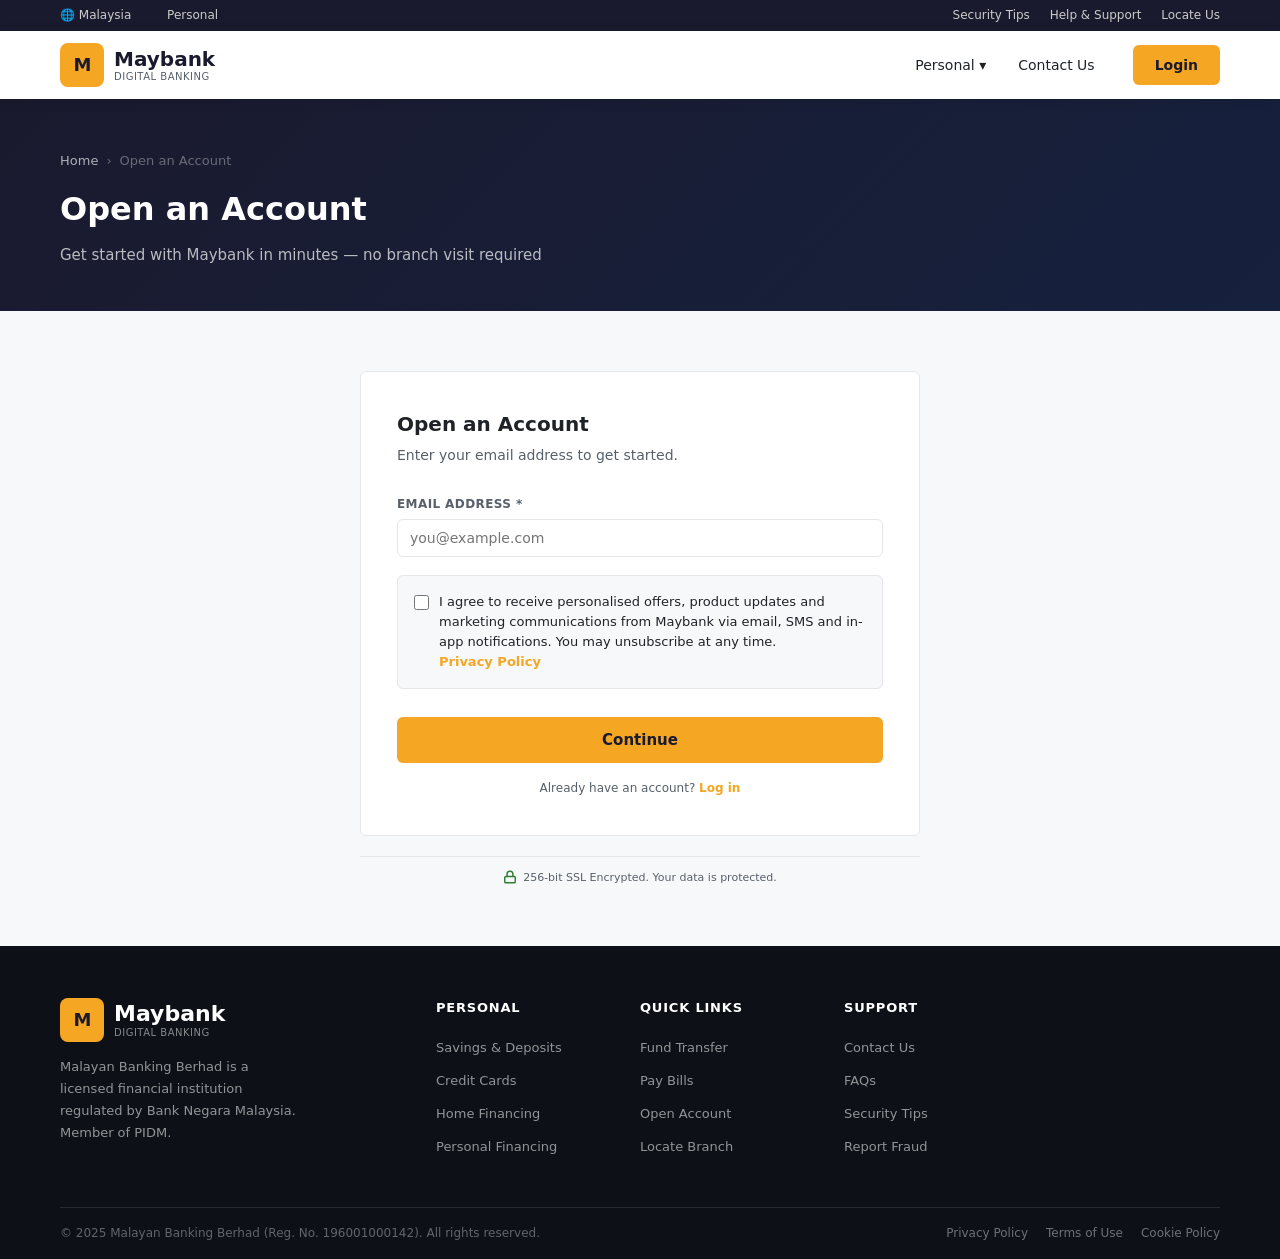
<file: register.html>
﻿<!DOCTYPE html>
<html lang="en">
<head>
  <meta charset="UTF-8" />
  <meta name="viewport" content="width=device-width, initial-scale=1.0" />
  <meta name="description" content="Open a Maybank account online in minutes. Secure digital registration." />
  <meta name="page-data" content='{
    "pageName": "Maybank | Open Account",
    "pageCategory": "Registration",
    "pageSubCategory": "Account Opening",
    "pageType": "form",
    "pageLanguage": "en"
  }' />
  <title>Open an Account | Maybank</title>
  <link rel="stylesheet" href="css/styles.css" />
  <script src="https://assets.adobedtm.com/85462031b1ac/b9fe17ff5eac/launch-d019fc6cc177-development.min.js" async></script>
</head>
<body>

<div class="top-bar">
  <div class="container">
    <div class="top-bar-left">
      <span>🌐 Malaysia</span>
      <a href="index.html" data-nav-section="Top Bar" data-nav-level="utility">Personal</a>
    </div>
    <div class="top-bar-right">
      <a href="#" data-nav-section="Top Bar" data-nav-level="utility">Security Tips</a>
      <a href="contact.html" data-nav-section="Top Bar" data-nav-level="utility">Help &amp; Support</a>
      <a href="#" data-nav-section="Top Bar" data-nav-level="utility">Locate Us</a>
    </div>
  </div>
</div>

<header class="site-header">
  <div class="header-inner">
    <a href="index.html" class="logo-wrap" aria-label="Maybank Home">
      <div class="logo-icon">M</div>
      <div class="logo-text">
        <div class="logo-name">Maybank</div>
        <div class="logo-tagline">Digital Banking</div>
      </div>
    </a>
    <nav class="main-nav" id="mainNav" role="navigation" aria-label="Main navigation">
      <div class="nav-item has-dropdown">
        <a href="#" class="nav-link" data-nav-section="Personal" data-nav-level="primary">Personal ▾</a>
        <ul class="dropdown-menu">
          <li><a href="savings-deposits.html" data-nav-section="Personal" data-nav-level="secondary">Savings &amp; Deposits</a></li>
          <li><a href="credit-cards.html" data-nav-section="Personal" data-nav-level="secondary">Credit Cards</a></li>
          <li><a href="home-financing.html" data-nav-section="Personal" data-nav-level="secondary">Home Financing</a></li>
          <li><a href="personal-financing.html" data-nav-section="Personal" data-nav-level="secondary">Personal Financing</a></li>
        </ul>
      </div>
      <div class="nav-item">
        <a href="contact.html" class="nav-link" data-nav-section="Contact" data-nav-level="primary">Contact Us</a>
      </div>
    </nav>
    <div class="header-actions">
      <button class="mobile-menu-toggle" id="mobileMenuToggle" aria-label="Toggle menu" aria-expanded="false">☰</button>
      <a href="index.html" class="btn-header-login" data-cta-name="header-login" data-cta-location="Header">Login</a>
    </div>
  </div>
</header>

<div class="page-banner">
  <div class="container">
    <div class="breadcrumb">
      <a href="index.html" data-nav-section="Breadcrumb" data-nav-level="utility">Home</a>
      <span>›</span>
      <span>Open an Account</span>
    </div>
    <h1>Open an Account</h1>
    <p>Get started with Maybank in minutes — no branch visit required</p>
  </div>
</div>

<!-- Registration Form -->
<section style="padding: 60px 0; background: var(--surface);">
  <div class="container">
    <div style="max-width: 560px; margin: 0 auto;">

      <!-- Success message (hidden by default) -->
      <div id="registerSuccess" style="display:none; background:#e8f5e9; border:1px solid #a5d6a7; border-radius:var(--radius); padding:32px; text-align:center;">
        <div style="font-size:40px; margin-bottom:12px;">✅</div>
        <h2 style="font-size:20px; font-weight:800; color:var(--green); margin-bottom:8px;">Application Submitted!</h2>
        <p style="color:var(--text-muted); margin-bottom:20px;">Thank you for registering with Maybank. We'll review your details and send a confirmation to your email within 24 hours.</p>
        <a href="index.html" class="btn-primary"
          data-cta-name="register-success-back-home"
          data-cta-location="Registration Success">
          Back to Home
        </a>
      </div>

      <!-- ── STEP 1: Email gate ───────────────────────────────────────────── -->
      <div id="registerEmailStep" style="background:var(--white); border:1px solid var(--border); border-radius:var(--radius); padding:36px;">
        <h2 style="font-size:20px; font-weight:800; margin-bottom:4px;">Open an Account</h2>
        <p style="color:var(--text-muted); font-size:14px; margin-bottom:28px;">Enter your email address to get started.</p>

        <div class="form-group">
          <label for="reg-email-gate">Email Address *</label>
          <input type="email" id="reg-email-gate" name="email" placeholder="you@example.com" autocomplete="email" />
          <span id="reg-email-gate-error" class="field-error" style="display:none;">Please enter a valid email address.</span>
        </div>

        <!-- Marketing Consent -->
        <div style="margin:18px 0 20px; padding:16px; background:var(--surface); border-radius:var(--radius); border:1px solid var(--border);">
          <label style="display:flex; gap:10px; align-items:flex-start; cursor:pointer;">
            <input type="checkbox" id="reg-marketing-consent" name="marketingConsent"
              style="margin-top:3px; flex-shrink:0; accent-color:var(--primary); width:15px; height:15px;" />
            <span style="font-size:13px; color:var(--text); line-height:1.55;">
              I agree to receive personalised offers, product updates and marketing communications from Maybank via email, SMS and in-app notifications. You may unsubscribe at any time.
              <a href="#" style="color:var(--primary); font-weight:600; white-space:nowrap;">Privacy Policy</a>
            </span>
          </label>
          <span id="reg-consent-error" class="field-error" style="display:none; margin-top:8px;">Please accept the marketing consent to continue.</span>
        </div>

        <button type="button" id="registerEmailContinue" class="btn-login" style="width:100%; font-size:15px; padding:14px; margin-top:8px;"
          data-cta-name="register-email-continue"
          data-cta-location="Registration Email Gate">
          Continue
        </button>

        <p style="font-size:12px; color:var(--text-muted); margin-top:16px; text-align:center;">
          Already have an account? <a href="index.html" style="color:var(--primary); font-weight:600;">Log in</a>
        </p>
      </div>

      <!-- ── STEP 2: Full form (hidden until Step 1 complete) ───────────── -->
      <div id="registerFormWrap" style="display:none; background:var(--white); border:1px solid var(--border); border-radius:var(--radius); padding:36px;">

        <!-- Back link -->
        <button type="button" id="registerEmailBack" style="background:none; border:none; color:var(--primary); font-size:13px; font-weight:600; padding:0; cursor:pointer; margin-bottom:20px;">
          ← Change email
        </button>

        <!-- Email confirmation badge -->
        <div id="registerEmailConfirm" style="display:flex; align-items:center; gap:8px; background:var(--surface); border:1px solid var(--border); border-radius:6px; padding:10px 14px; margin-bottom:24px; font-size:14px;">
          <svg width="14" height="14" viewBox="0 0 24 24" fill="none" stroke="#2e7d32" stroke-width="2.5" stroke-linecap="round" stroke-linejoin="round"><path d="M22 16.92v3a2 2 0 0 1-2.18 2 19.79 19.79 0 0 1-8.63-3.07A19.5 19.5 0 0 1 4.69 13.5a19.79 19.79 0 0 1-3.07-8.67A2 2 0 0 1 3.64 2.82h3a2 2 0 0 1 2 1.72c.127.96.361 1.903.7 2.81a2 2 0 0 1-.45 2.11L7.91 10.5a16 16 0 0 0 6 6l1.04-1.04a2 2 0 0 1 2.11-.45c.907.339 1.85.573 2.81.7A2 2 0 0 1 21.82 18z"/></svg>
          <span id="registerEmailDisplay" style="color:var(--text-muted);">—</span>
        </div>

        <h2 style="font-size:20px; font-weight:800; margin-bottom:4px;">Personal Details</h2>
        <p style="color:var(--text-muted); font-size:14px; margin-bottom:28px;">All fields marked * are required.</p>

        <form id="registerForm" novalidate>
          <!-- Hidden email field so it's included in form data collection -->
          <input type="hidden" id="reg-email" name="email" />

          <div style="display:grid; grid-template-columns:1fr 1fr; gap:0 20px;">

            <div class="form-group">
              <label for="reg-fullname">Full Name (as per NRIC) *</label>
              <input type="text" id="reg-fullname" name="fullName" placeholder="e.g. Ahmad bin Abdullah" required />
            </div>

            <div class="form-group">
              <label for="reg-nric">NRIC No. *</label>
              <input type="text" id="reg-nric" name="nric" placeholder="e.g. 900101-14-5678" required />
            </div>

            <div class="form-group">
              <label for="reg-mobile">Mobile Number *</label>
              <input type="tel" id="reg-mobile" name="mobile" placeholder="+60 1X-XXX XXXX" required />
            </div>

            <div class="form-group">
              <label for="reg-dob">Date of Birth *</label>
              <input type="date" id="reg-dob" name="dateOfBirth" required />
            </div>

            <div class="form-group">
              <label for="reg-nationality">Nationality *</label>
              <select id="reg-nationality" name="nationality" required>
                <option value="">Select nationality</option>
                <option value="malaysian">Malaysian</option>
                <option value="pr">Permanent Resident</option>
                <option value="foreigner">Non-Malaysian</option>
              </select>
            </div>

            <div class="form-group">
              <label for="reg-employment">Employment Status *</label>
              <select id="reg-employment" name="employment" required>
                <option value="">Select status</option>
                <option value="employed">Employed</option>
                <option value="self-employed">Self-Employed</option>
                <option value="student">Student</option>
                <option value="retired">Retired</option>
                <option value="unemployed">Unemployed</option>
              </select>
            </div>

            <div class="form-group" style="grid-column:1/-1;">
              <label for="reg-address">Residential Address *</label>
              <input type="text" id="reg-address" name="address" placeholder="Street, City, Postcode, State" required />
            </div>

            <div class="form-group">
              <label for="reg-income">Monthly Income (RM)</label>
              <select id="reg-income" name="monthlyIncome">
                <option value="">Select range</option>
                <option value="below2k">Below RM 2,000</option>
                <option value="2k-5k">RM 2,000 – RM 5,000</option>
                <option value="5k-10k">RM 5,000 – RM 10,000</option>
                <option value="above10k">Above RM 10,000</option>
              </select>
            </div>

            <div class="form-group" style="grid-column:1/-1;">
              <label for="reg-account-type">Account Type *</label>
              <select id="reg-account-type" name="accountType" required>
                <option value="">Select account type</option>
                <option value="nexasave-i">Maybank Savings-i (Islamic)</option>
                <option value="fixed-deposit">Maybank Fixed Deposit</option>
                <option value="youth-savings">Maybank Youth Savings (Age 18-30)</option>
                <option value="current">Maybank Current Account</option>
              </select>
            </div>

          </div>

          <!-- Terms -->
          <div style="margin:20px 0 24px; padding:16px; background:var(--surface); border-radius:var(--radius); font-size:13px; color:var(--text-muted);">
            <label style="display:flex; gap:10px; align-items:flex-start; cursor:pointer;">
              <input type="checkbox" id="reg-terms" name="termsAccepted" style="margin-top:2px; flex-shrink:0;" required />
              <span>I confirm that the information provided is accurate and I agree to Maybank's
                <a href="#" style="color:var(--primary); font-weight:600;">Terms &amp; Conditions</a> and
                <a href="#" style="color:var(--primary); font-weight:600;">Privacy Policy</a>. *
              </span>
            </label>
          </div>

          <button type="submit" class="btn-login" style="width:100%; font-size:15px; padding:14px;"
            data-cta-name="register-submit"
            data-cta-location="Registration Form">
            Submit Application
          </button>

        </form>
      </div>

      <!-- Security note -->
      <div class="secure-badge" style="justify-content:center; margin-top:20px;">
        <svg width="14" height="14" viewBox="0 0 24 24" fill="none" stroke="#2e7d32" stroke-width="2.5" stroke-linecap="round" stroke-linejoin="round"><rect x="3" y="11" width="18" height="11" rx="2" ry="2"/><path d="M7 11V7a5 5 0 0 1 10 0v4"/></svg>
        256-bit SSL Encrypted. Your data is protected.
      </div>

    </div>
  </div>
</section>

<footer class="site-footer">
  <div class="container">
    <div class="footer-grid">
      <div class="footer-brand">
        <div class="logo-wrap">
          <div class="logo-icon">M</div>
          <div class="logo-text">
            <div class="logo-name">Maybank</div>
            <div class="logo-tagline">Digital Banking</div>
          </div>
        </div>
        <p>Malayan Banking Berhad is a licensed financial institution regulated by Bank Negara Malaysia. Member of PIDM.</p>
      </div>
      <div class="footer-col">
        <h4>Personal</h4>
        <ul>
          <li><a href="savings-deposits.html">Savings &amp; Deposits</a></li>
          <li><a href="credit-cards.html">Credit Cards</a></li>
          <li><a href="home-financing.html">Home Financing</a></li>
          <li><a href="personal-financing.html">Personal Financing</a></li>
        </ul>
      </div>
      <div class="footer-col">
        <h4>Quick Links</h4>
        <ul>
          <li><a href="#">Fund Transfer</a></li>
          <li><a href="#">Pay Bills</a></li>
          <li><a href="register.html">Open Account</a></li>
          <li><a href="#">Locate Branch</a></li>
        </ul>
      </div>
      <div class="footer-col">
        <h4>Support</h4>
        <ul>
          <li><a href="contact.html">Contact Us</a></li>
          <li><a href="#">FAQs</a></li>
          <li><a href="#">Security Tips</a></li>
          <li><a href="#">Report Fraud</a></li>
        </ul>
      </div>
    </div>
  </div>
  <div class="footer-bottom">
    <span>© 2025 Malayan Banking Berhad (Reg. No. 196001000142). All rights reserved.</span>
    <div class="footer-bottom-links">
      <a href="#">Privacy Policy</a>
      <a href="#">Terms of Use</a>
      <a href="#">Cookie Policy</a>
    </div>
  </div>
</footer>

<!-- Scripts -->
<script src="js/datalayer.js"></script>
<script src="js/main.js"></script>

</body>
</html>
</file>
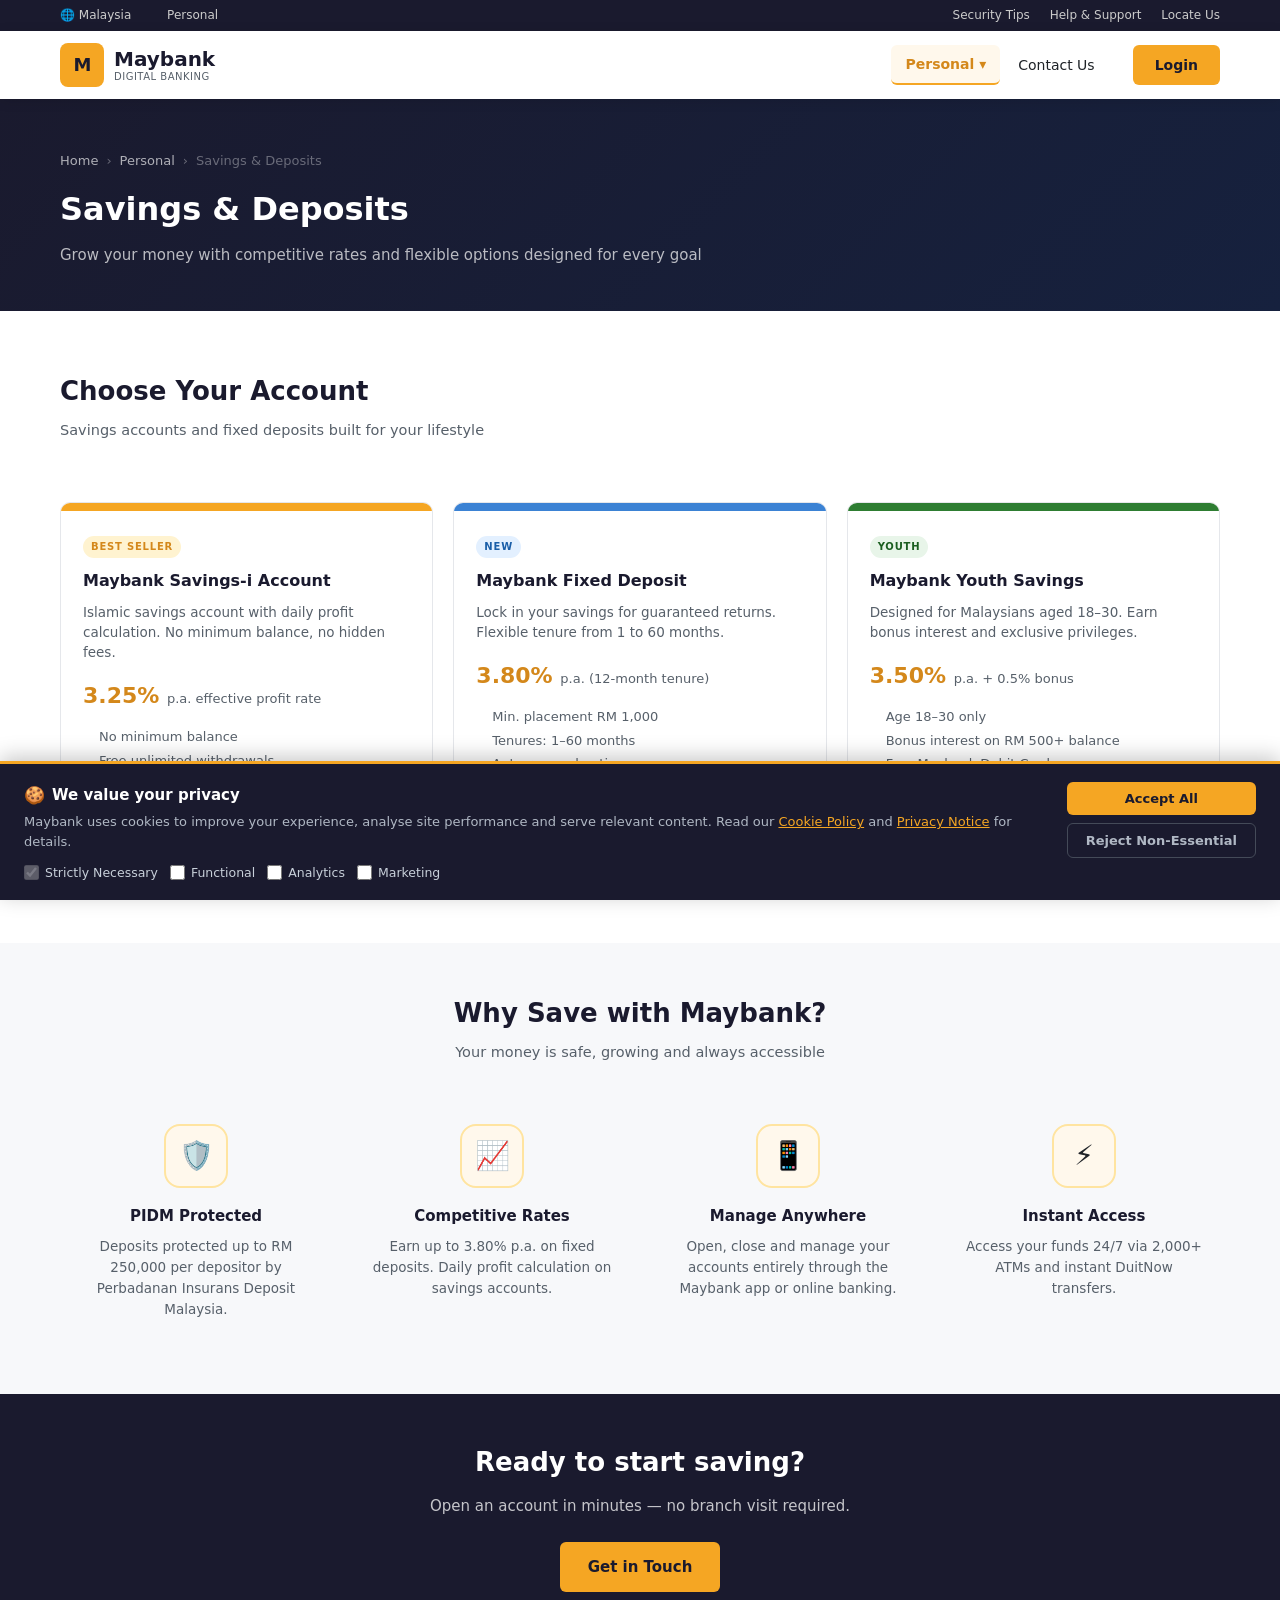
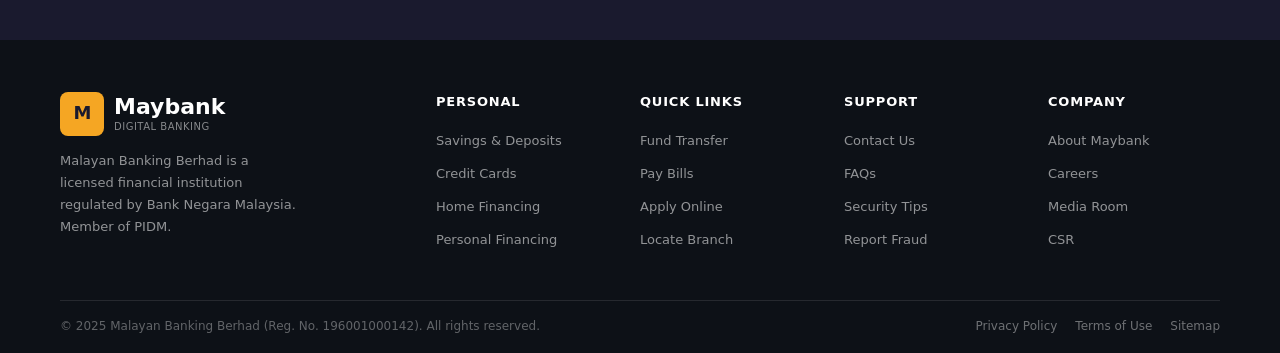
<file: savings-deposits.html>
﻿<!DOCTYPE html>
<html lang="en">
<head>
  <meta charset="UTF-8" />
  <meta name="viewport" content="width=device-width, initial-scale=1.0" />
  <meta name="description" content="Maybank Savings & Deposits – Grow your money with competitive interest rates." />
  <meta name="page-data" content='{
    "pageName": "Maybank | Savings & Deposits",
    "pageCategory": "Personal",
    "pageSubCategory": "Savings & Deposits",
    "pageType": "product",
    "pageLanguage": "en"
  }' />
  <title>Savings &amp; Deposits | Maybank</title>
  <link rel="stylesheet" href="css/styles.css" />
  <script src="https://assets.adobedtm.com/85462031b1ac/b9fe17ff5eac/launch-d019fc6cc177-development.min.js" async></script>
</head>
<body>

<div class="top-bar">
  <div class="container">
    <div class="top-bar-left">
      <span>🌐 Malaysia</span>
      <a href="index.html" data-nav-section="Top Bar" data-nav-level="utility">Personal</a>
    </div>
    <div class="top-bar-right">
      <a href="#" data-nav-section="Top Bar" data-nav-level="utility">Security Tips</a>
      <a href="contact.html" data-nav-section="Top Bar" data-nav-level="utility">Help &amp; Support</a>
      <a href="#" data-nav-section="Top Bar" data-nav-level="utility">Locate Us</a>
    </div>
  </div>
</div>

<header class="site-header">
  <div class="header-inner">
    <a href="index.html" class="logo-wrap" aria-label="Maybank Home">
      <div class="logo-icon">M</div>
      <div class="logo-text">
        <div class="logo-name">Maybank</div>
        <div class="logo-tagline">Digital Banking</div>
      </div>
    </a>
    <nav class="main-nav" id="mainNav" role="navigation" aria-label="Main navigation">
      <div class="nav-item has-dropdown">
        <a href="#" class="nav-link active" data-nav-section="Personal" data-nav-level="primary">Personal ▾</a>
        <ul class="dropdown-menu">
          <li><a href="savings-deposits.html" data-nav-section="Personal" data-nav-level="secondary">Savings &amp; Deposits</a></li>
          <li><a href="credit-cards.html" data-nav-section="Personal" data-nav-level="secondary">Credit Cards</a></li>
          <li><a href="home-financing.html" data-nav-section="Personal" data-nav-level="secondary">Home Financing</a></li>
          <li><a href="personal-financing.html" data-nav-section="Personal" data-nav-level="secondary">Personal Financing</a></li>
        </ul>
      </div>
      <div class="nav-item">
        <a href="contact.html" class="nav-link" data-nav-section="Contact" data-nav-level="primary">Contact Us</a>
      </div>
    </nav>
    <div class="header-actions">
      <button class="mobile-menu-toggle" id="mobileMenuToggle" aria-label="Toggle menu" aria-expanded="false">☰</button>
      <a href="index.html" class="btn-header-login" data-cta-name="header-login" data-cta-location="Header">Login</a>
    </div>
  </div>
</header>

<div class="page-banner">
  <div class="container">
    <div class="breadcrumb">
      <a href="index.html" data-nav-section="Breadcrumb" data-nav-level="utility">Home</a>
      <span>›</span>
      <a href="#" data-nav-section="Breadcrumb" data-nav-level="utility">Personal</a>
      <span>›</span>
      <span>Savings &amp; Deposits</span>
    </div>
    <h1>Savings &amp; Deposits</h1>
    <p>Grow your money with competitive rates and flexible options designed for every goal</p>
  </div>
</div>

<!-- Product Cards -->
<section style="padding:60px 0; background:var(--white);">
  <div class="container">
    <div class="section-header">
      <div>
        <h2 class="section-title">Choose Your Account</h2>
        <p class="section-sub">Savings accounts and fixed deposits built for your lifestyle</p>
      </div>
    </div>
    <div class="products-grid" style="grid-template-columns:repeat(3,1fr);">

      <div class="product-card">
        <div class="product-card-header"></div>
        <div class="product-card-body">
          <span class="product-badge">Best Seller</span>
          <h3 class="product-card-title">Maybank Savings-i Account</h3>
          <p class="product-card-desc">Islamic savings account with daily profit calculation. No minimum balance, no hidden fees.</p>
          <div class="product-card-rate">3.25% <span>p.a. effective profit rate</span></div>
          <ul style="font-size:13px;color:var(--text-muted);margin:12px 0;padding-left:16px;line-height:1.8;">
            <li>No minimum balance</li>
            <li>Free unlimited withdrawals</li>
            <li>DuitNow-enabled</li>
          </ul>
          <a href="contact.html" class="btn-card" data-cta-name="apply-nexasave-i" data-cta-location="Savings Page" data-product-category="Savings">Apply Now</a>
        </div>
      </div>

      <div class="product-card">
        <div class="product-card-header" style="background:#3b82d4;"></div>
        <div class="product-card-body">
          <span class="product-badge" style="background:#e3f0ff;color:#1a5ea8;">New</span>
          <h3 class="product-card-title">Maybank Fixed Deposit</h3>
          <p class="product-card-desc">Lock in your savings for guaranteed returns. Flexible tenure from 1 to 60 months.</p>
          <div class="product-card-rate">3.80% <span>p.a. (12-month tenure)</span></div>
          <ul style="font-size:13px;color:var(--text-muted);margin:12px 0;padding-left:16px;line-height:1.8;">
            <li>Min. placement RM 1,000</li>
            <li>Tenures: 1–60 months</li>
            <li>Auto-renewal option</li>
          </ul>
          <a href="contact.html" class="btn-card" data-cta-name="apply-fixed-deposit" data-cta-location="Savings Page" data-product-category="Fixed Deposit">Apply Now</a>
        </div>
      </div>

      <div class="product-card">
        <div class="product-card-header" style="background:#2e7d32;"></div>
        <div class="product-card-body">
          <span class="product-badge" style="background:#e8f5e9;color:#1b5e20;">Youth</span>
          <h3 class="product-card-title">Maybank Youth Savings</h3>
          <p class="product-card-desc">Designed for Malaysians aged 18–30. Earn bonus interest and exclusive privileges.</p>
          <div class="product-card-rate">3.50% <span>p.a. + 0.5% bonus</span></div>
          <ul style="font-size:13px;color:var(--text-muted);margin:12px 0;padding-left:16px;line-height:1.8;">
            <li>Age 18–30 only</li>
            <li>Bonus interest on RM 500+ balance</li>
            <li>Free Maybank Debit Card</li>
          </ul>
          <a href="contact.html" class="btn-card" data-cta-name="apply-youth-savings" data-cta-location="Savings Page" data-product-category="Savings">Apply Now</a>
        </div>
      </div>

    </div>
  </div>
</section>

<!-- Why Save With Us -->
<section style="padding:50px 0; background:var(--surface);">
  <div class="container">
    <div style="text-align:center;margin-bottom:36px;">
      <h2 class="section-title">Why Save with Maybank?</h2>
      <p class="section-sub">Your money is safe, growing and always accessible</p>
    </div>
    <div class="features-grid">
      <div class="feature-item">
        <div class="feature-icon">🛡️</div>
        <div class="feature-title">PIDM Protected</div>
        <div class="feature-desc">Deposits protected up to RM 250,000 per depositor by Perbadanan Insurans Deposit Malaysia.</div>
      </div>
      <div class="feature-item">
        <div class="feature-icon">📈</div>
        <div class="feature-title">Competitive Rates</div>
        <div class="feature-desc">Earn up to 3.80% p.a. on fixed deposits. Daily profit calculation on savings accounts.</div>
      </div>
      <div class="feature-item">
        <div class="feature-icon">📱</div>
        <div class="feature-title">Manage Anywhere</div>
        <div class="feature-desc">Open, close and manage your accounts entirely through the Maybank app or online banking.</div>
      </div>
      <div class="feature-item">
        <div class="feature-icon">⚡</div>
        <div class="feature-title">Instant Access</div>
        <div class="feature-desc">Access your funds 24/7 via 2,000+ ATMs and instant DuitNow transfers.</div>
      </div>
    </div>
  </div>
</section>

<!-- CTA -->
<div style="background:var(--secondary);color:var(--white);padding:48px 0;text-align:center;">
  <div class="container">
    <h2 style="font-size:26px;font-weight:800;margin-bottom:10px;">Ready to start saving?</h2>
    <p style="color:rgba(255,255,255,.75);font-size:15px;margin-bottom:24px;">Open an account in minutes — no branch visit required.</p>
    <a href="contact.html" class="btn-primary" data-cta-name="savings-cta-contact" data-cta-location="Savings Page CTA">Get in Touch</a>
  </div>
</div>

<footer class="site-footer">
  <div class="container">
    <div class="footer-grid">
      <div class="footer-brand">
        <div class="logo-wrap">
          <div class="logo-icon">M</div>
          <div class="logo-text">
            <div class="logo-name">Maybank</div>
            <div class="logo-tagline">Digital Banking</div>
          </div>
        </div>
        <p>Malayan Banking Berhad is a licensed financial institution regulated by Bank Negara Malaysia. Member of PIDM.</p>
      </div>
      <div class="footer-col">
        <h4>Personal</h4>
        <ul>
          <li><a href="savings-deposits.html">Savings &amp; Deposits</a></li>
          <li><a href="credit-cards.html">Credit Cards</a></li>
          <li><a href="home-financing.html">Home Financing</a></li>
          <li><a href="personal-financing.html">Personal Financing</a></li>
        </ul>
      </div>
      <div class="footer-col">
        <h4>Quick Links</h4>
        <ul>
          <li><a href="#">Fund Transfer</a></li>
          <li><a href="#">Pay Bills</a></li>
          <li><a href="#">Apply Online</a></li>
          <li><a href="#">Locate Branch</a></li>
        </ul>
      </div>
      <div class="footer-col">
        <h4>Support</h4>
        <ul>
          <li><a href="contact.html">Contact Us</a></li>
          <li><a href="#">FAQs</a></li>
          <li><a href="#">Security Tips</a></li>
          <li><a href="#">Report Fraud</a></li>
        </ul>
      </div>
      <div class="footer-col">
        <h4>Company</h4>
        <ul>
          <li><a href="#">About Maybank</a></li>
          <li><a href="#">Careers</a></li>
          <li><a href="#">Media Room</a></li>
          <li><a href="#">CSR</a></li>
        </ul>
      </div>
    </div>
  </div>
  <div class="footer-bottom">
    <span>© 2025 Malayan Banking Berhad (Reg. No. 196001000142). All rights reserved.</span>
    <div class="footer-bottom-links">
      <a href="#">Privacy Policy</a>
      <a href="#">Terms of Use</a>
      <a href="#">Sitemap</a>
    </div>
  </div>
</footer>

<script src="js/datalayer.js"></script>
<script src="js/main.js"></script>
<script>
  // ── Product Impression – Savings & Deposits page ──────────────────────────
  document.addEventListener("DOMContentLoaded", function () {
    if (window.MaybankDL) {
      window.MaybankDL.productImpression([
        { productID: "NB-SAV-001", productName: "Maybank Savings-i Account",      productCategory: "Deposits", productSubCategory: "Islamic Savings Account" },
        { productID: "NB-SAV-002", productName: "Maybank Fixed Deposit",  productCategory: "Deposits", productSubCategory: "Fixed Deposit"           },
        { productID: "NB-SAV-003", productName: "Maybank Youth Savings",       productCategory: "Deposits", productSubCategory: "Youth Savings Account"   },
      ]);
    }
  });
</script>

<!-- ── Consent Banner ─────────────────────────────────────────────────────── -->
<div id="consent-banner" role="dialog" aria-modal="false" aria-label="Cookie consent">
  <div class="consent-body">
    <div class="consent-title"><span class="consent-icon">🍪</span> We value your privacy</div>
    <p class="consent-text">Maybank uses cookies to improve your experience, analyse site performance and serve relevant content. Read our <a href="#">Cookie Policy</a> and <a href="#">Privacy Notice</a> for details.</p>
    <div class="consent-categories">
      <label class="consent-category"><input type="checkbox" id="consent-necessary" checked disabled> Strictly Necessary</label>
      <label class="consent-category"><input type="checkbox" id="consent-functional"> Functional</label>
      <label class="consent-category"><input type="checkbox" id="consent-analytics"> Analytics</label>
      <label class="consent-category"><input type="checkbox" id="consent-marketing"> Marketing</label>
    </div>
  </div>
  <div class="consent-actions">
    <button class="consent-btn consent-btn-accept" id="consent-accept">Accept All</button>
    <button class="consent-btn consent-btn-reject" id="consent-reject">Reject Non-Essential</button>
  </div>
</div>
</body>
</html>
</file>
<file: css/styles.css>
/* ============================================================
   NexaBank – Global Stylesheet
   Inspired by Maybank2u visual language
   ============================================================ */

/* ─── Reset & Base ─────────────────────────────────────────── */
*, *::before, *::after { box-sizing: border-box; margin: 0; padding: 0; }

:root {
  --primary:    #f5a623;   /* golden-yellow – Maybank primary */
  --primary-dk: #d4881b;
  --secondary:  #1a1a2e;   /* deep navy */
  --accent:     #e8b84b;
  --text:       #1f2328;
  --text-muted: #57606a;
  --surface:    #f7f8fa;
  --border:     #e5e7eb;
  --white:      #ffffff;
  --red:        #d32f2f;
  --green:      #2e7d32;
  --font:       -apple-system, "Segoe UI", system-ui, sans-serif;
  --radius:     6px;
  --shadow:     0 2px 12px rgba(0,0,0,.10);
  --transition: .22s ease;
}

html { scroll-behavior: smooth; }

body {
  font-family: var(--font);
  font-size: 15px;
  color: var(--text);
  background: var(--white);
  line-height: 1.6;
}

a { color: inherit; text-decoration: none; }
a:hover { text-decoration: underline; }
img { max-width: 100%; display: block; }
ul { list-style: none; }
button { cursor: pointer; font-family: var(--font); }
input, select, textarea { font-family: var(--font); }

.container {
  max-width: 1200px;
  margin: 0 auto;
  padding: 0 20px;
}

/* ─── Top Bar ──────────────────────────────────────────────── */
.top-bar {
  background: var(--secondary);
  color: #ccc;
  font-size: 12px;
  padding: 6px 0;
}
.top-bar .container {
  display: flex;
  justify-content: space-between;
  align-items: center;
}
.top-bar a { color: #ccc; font-size: 12px; margin-left: 16px; }
.top-bar a:hover { color: var(--primary); text-decoration: none; }
.top-bar-left span { margin-right: 16px; }

/* ─── Header / Nav ─────────────────────────────────────────── */
.site-header {
  background: var(--white);
  box-shadow: var(--shadow);
  position: sticky;
  top: 0;
  z-index: 1000;
}

.header-inner {
  display: flex;
  align-items: center;
  justify-content: space-between;
  padding: 0 20px;
  height: 68px;
  max-width: 1200px;
  margin: 0 auto;
}

.logo-wrap { display: flex; align-items: center; gap: 10px; }
.logo-icon {
  width: 44px; height: 44px;
  background: var(--primary);
  border-radius: 8px;
  display: flex; align-items: center; justify-content: center;
  font-weight: 800; font-size: 18px; color: var(--secondary);
  letter-spacing: -1px;
}
.logo-text { line-height: 1.2; }
.logo-name { font-size: 20px; font-weight: 800; color: var(--secondary); }
.logo-tagline { font-size: 10px; color: var(--text-muted); letter-spacing: .5px; text-transform: uppercase; }

.main-nav { display: flex; align-items: center; gap: 4px; margin-left: auto; }

.nav-item { position: relative; }
.nav-link {
  display: block;
  padding: 8px 14px;
  font-size: 14px;
  font-weight: 500;
  color: var(--text);
  border-radius: var(--radius);
  white-space: nowrap;
  transition: background var(--transition), color var(--transition);
}
.nav-link:hover, .nav-link.active {
  background: #fff8ec;
  color: var(--primary-dk);
  text-decoration: none;
}
.nav-link.active { font-weight: 600; border-bottom: 2px solid var(--primary); }

/* Dropdown */
.dropdown-menu {
  display: none;
  position: absolute;
  top: 100%;
  left: 0;
  background: var(--white);
  border: 1px solid var(--border);
  border-radius: var(--radius);
  box-shadow: var(--shadow);
  min-width: 200px;
  z-index: 999;
  padding: 6px 0;
}
.dropdown-menu li a {
  display: block;
  padding: 9px 18px;
  font-size: 13.5px;
  color: var(--text);
  transition: background var(--transition);
}
.dropdown-menu li a:hover {
  background: var(--surface);
  color: var(--primary-dk);
  text-decoration: none;
}
.nav-item.has-dropdown:hover .dropdown-menu { display: block; }

.header-actions { display: flex; align-items: center; gap: 10px; margin-left: 24px; }
.btn-header-login {
  background: var(--primary);
  color: var(--secondary);
  font-weight: 700;
  font-size: 14px;
  padding: 9px 22px;
  border: none;
  border-radius: var(--radius);
  transition: background var(--transition);
}
.btn-header-login:hover { background: var(--primary-dk); }

/* Mobile toggle */
.mobile-menu-toggle {
  display: none;
  background: none;
  border: none;
  font-size: 24px;
  color: var(--secondary);
}

/* ─── Hero / Banner ────────────────────────────────────────── */
.hero {
  background: linear-gradient(135deg, var(--secondary) 0%, #16213e 60%, #0f3460 100%);
  color: var(--white);
  padding: 0;
  overflow: hidden;
  position: relative;
}
.hero-grid {
  display: grid;
  grid-template-columns: 1fr 380px;
  min-height: 480px;
  max-width: 1200px;
  margin: 0 auto;
  padding: 0 20px;
}
.hero-content {
  display: flex;
  flex-direction: column;
  justify-content: center;
  padding: 60px 40px 60px 0;
}
.hero-eyebrow {
  font-size: 12px;
  font-weight: 600;
  text-transform: uppercase;
  letter-spacing: 1.5px;
  color: var(--primary);
  margin-bottom: 14px;
}
.hero-title {
  font-size: 40px;
  font-weight: 800;
  line-height: 1.2;
  margin-bottom: 18px;
}
.hero-title span { color: var(--primary); }
.hero-desc {
  font-size: 16px;
  color: rgba(255,255,255,.75);
  margin-bottom: 32px;
  max-width: 440px;
}
.hero-actions { display: flex; gap: 14px; flex-wrap: wrap; }
.btn-primary {
  background: var(--primary);
  color: var(--secondary);
  font-weight: 700;
  font-size: 15px;
  padding: 13px 28px;
  border: none;
  border-radius: var(--radius);
  display: inline-block;
  transition: background var(--transition), transform var(--transition);
}
.btn-primary:hover { background: var(--primary-dk); transform: translateY(-1px); text-decoration: none; }
.btn-outline {
  background: transparent;
  color: var(--white);
  font-weight: 600;
  font-size: 15px;
  padding: 12px 26px;
  border: 2px solid rgba(255,255,255,.4);
  border-radius: var(--radius);
  display: inline-block;
  transition: border-color var(--transition), background var(--transition);
}
.btn-outline:hover { border-color: var(--white); background: rgba(255,255,255,.06); text-decoration: none; }

/* Login Card in Hero */
.hero-login-wrap {
  display: flex;
  align-items: center;
  justify-content: center;
  padding: 32px 0 32px 24px;
}
.login-card {
  background: var(--white);
  border-radius: 12px;
  box-shadow: 0 8px 40px rgba(0,0,0,.3);
  width: 340px;
  overflow: hidden;
}
.login-card-header {
  background: var(--secondary);
  padding: 18px 24px 0;
}
.login-tabs { display: flex; }
.tab-btn {
  flex: 1;
  background: none;
  border: none;
  color: rgba(255,255,255,.6);
  font-size: 14px;
  font-weight: 600;
  padding: 10px 0 12px;
  border-bottom: 3px solid transparent;
  transition: color var(--transition), border-color var(--transition);
}
.tab-btn.active { color: var(--primary); border-bottom-color: var(--primary); }
.login-card-body { padding: 22px 24px 24px; }
.tab-pane { display: none; }
.tab-pane.active { display: block; }

.form-group { margin-bottom: 14px; }
.form-group label {
  display: block;
  font-size: 12px;
  font-weight: 600;
  color: var(--text-muted);
  margin-bottom: 5px;
  text-transform: uppercase;
  letter-spacing: .4px;
}
.form-group input, .form-group select {
  width: 100%;
  padding: 10px 12px;
  border: 1.5px solid var(--border);
  border-radius: var(--radius);
  font-size: 14px;
  color: var(--text);
  background: var(--white);
  transition: border-color var(--transition);
  outline: none;
}
.form-group input:focus, .form-group select:focus {
  border-color: var(--primary);
}
.form-group input.input-error { border-color: var(--red); }
.field-error { display: block; font-size: 11px; color: var(--red); margin-top: 4px; }

.btn-login {
  width: 100%;
  background: var(--primary);
  color: var(--secondary);
  font-weight: 700;
  font-size: 15px;
  padding: 12px;
  border: none;
  border-radius: var(--radius);
  margin-top: 6px;
  transition: background var(--transition);
}
.btn-login:hover { background: var(--primary-dk); }
.btn-login:disabled { opacity: .6; cursor: not-allowed; }

.form-links {
  display: flex;
  justify-content: space-between;
  margin-top: 12px;
  font-size: 12.5px;
}
.form-links a { color: var(--primary-dk); }
.form-links a:hover { text-decoration: underline; }

.secure-badge {
  display: flex;
  align-items: center;
  gap: 6px;
  font-size: 11px;
  color: var(--text-muted);
  margin-top: 14px;
  padding-top: 12px;
  border-top: 1px solid var(--border);
}
.secure-badge svg { flex-shrink: 0; }

/* ─── Promo Ticker ─────────────────────────────────────────── */
.promo-ticker {
  background: var(--primary);
  overflow: hidden;
  padding: 0;
}
.ticker-inner {
  display: flex;
  align-items: center;
  height: 36px;
}
.ticker-label {
  background: var(--secondary);
  color: var(--white);
  font-size: 11px;
  font-weight: 700;
  text-transform: uppercase;
  letter-spacing: 1px;
  padding: 0 16px;
  height: 100%;
  display: flex;
  align-items: center;
  white-space: nowrap;
  flex-shrink: 0;
}
.ticker-track {
  overflow: hidden;
  flex: 1;
}
.ticker-text {
  display: flex;
  gap: 0;
  animation: ticker 26s linear infinite;
  white-space: nowrap;
}
.ticker-text span {
  font-size: 13px;
  font-weight: 600;
  color: var(--secondary);
  padding: 0 40px 0 0;
}
@keyframes ticker {
  0%   { transform: translateX(0); }
  100% { transform: translateX(-50%); }
}

/* ─── Quick Links ──────────────────────────────────────────── */
.quick-links { background: var(--white); padding: 32px 0; border-bottom: 1px solid var(--border); }
.quick-links-grid {
  display: grid;
  grid-template-columns: repeat(6, 1fr);
  gap: 12px;
}
.quick-link-item {
  display: flex;
  flex-direction: column;
  align-items: center;
  gap: 8px;
  padding: 18px 10px;
  border-radius: 10px;
  border: 1px solid var(--border);
  background: var(--white);
  text-align: center;
  transition: box-shadow var(--transition), border-color var(--transition), transform var(--transition);
  cursor: pointer;
}
.quick-link-item:hover {
  border-color: var(--primary);
  box-shadow: 0 4px 16px rgba(245,166,35,.18);
  transform: translateY(-2px);
  text-decoration: none;
}
.ql-icon {
  width: 46px; height: 46px;
  border-radius: 50%;
  background: #fff8ec;
  display: flex; align-items: center; justify-content: center;
  font-size: 22px;
}
.ql-label { font-size: 12.5px; font-weight: 600; color: var(--text); line-height: 1.3; }

/* ─── Section Titles ───────────────────────────────────────── */
.section-title {
  font-size: 26px;
  font-weight: 800;
  color: var(--secondary);
  margin-bottom: 6px;
}
.section-sub {
  font-size: 14.5px;
  color: var(--text-muted);
  margin-bottom: 32px;
}
.section-header { display: flex; align-items: flex-end; justify-content: space-between; margin-bottom: 28px; }
.view-all { font-size: 13.5px; color: var(--primary-dk); font-weight: 600; }
.view-all:hover { text-decoration: underline; }

/* ─── Products Section ─────────────────────────────────────── */
.products-section { padding: 60px 0; background: var(--surface); }
.products-tabs { display: flex; gap: 6px; margin-bottom: 28px; flex-wrap: wrap; }
.prod-tab-btn {
  background: var(--white);
  border: 1.5px solid var(--border);
  color: var(--text-muted);
  font-size: 13.5px;
  font-weight: 600;
  padding: 8px 18px;
  border-radius: 24px;
  transition: all var(--transition);
}
.prod-tab-btn.active, .prod-tab-btn:hover {
  background: var(--secondary);
  border-color: var(--secondary);
  color: var(--white);
}
.products-grid {
  display: grid;
  grid-template-columns: repeat(3, 1fr);
  gap: 20px;
}
.product-card {
  background: var(--white);
  border-radius: 10px;
  border: 1px solid var(--border);
  overflow: hidden;
  transition: box-shadow var(--transition), transform var(--transition);
}
.product-card:hover { box-shadow: var(--shadow); transform: translateY(-3px); }
.product-card-header {
  height: 8px;
  background: var(--primary);
}
.product-card-body { padding: 22px; }
.product-badge {
  display: inline-block;
  font-size: 10px;
  font-weight: 700;
  text-transform: uppercase;
  letter-spacing: .8px;
  color: var(--primary-dk);
  background: #fff3d0;
  padding: 3px 8px;
  border-radius: 12px;
  margin-bottom: 10px;
}
.product-card-title { font-size: 16px; font-weight: 700; margin-bottom: 8px; color: var(--secondary); }
.product-card-desc { font-size: 13.5px; color: var(--text-muted); margin-bottom: 16px; line-height: 1.5; }
.product-card-rate { font-size: 22px; font-weight: 800; color: var(--primary-dk); }
.product-card-rate span { font-size: 13px; font-weight: 500; color: var(--text-muted); }
.btn-card {
  display: inline-block;
  margin-top: 14px;
  background: var(--secondary);
  color: var(--white);
  font-weight: 600;
  font-size: 13px;
  padding: 9px 20px;
  border: none;
  border-radius: var(--radius);
  transition: background var(--transition);
}
.btn-card:hover { background: #0f3460; text-decoration: none; }

/* ─── Features Section ─────────────────────────────────────── */
.features-section { padding: 60px 0; background: var(--white); }
.features-grid {
  display: grid;
  grid-template-columns: repeat(4, 1fr);
  gap: 24px;
}
.feature-item { text-align: center; padding: 24px 16px; }
.feature-icon {
  width: 64px; height: 64px;
  border-radius: 16px;
  background: #fff8ec;
  border: 2px solid #ffe4a0;
  margin: 0 auto 16px;
  display: flex; align-items: center; justify-content: center;
  font-size: 28px;
}
.feature-title { font-size: 15px; font-weight: 700; margin-bottom: 8px; color: var(--secondary); }
.feature-desc { font-size: 13.5px; color: var(--text-muted); line-height: 1.55; }

/* ─── Promo Cards ──────────────────────────────────────────── */
.promo-section { padding: 60px 0; background: var(--surface); }
.promo-grid {
  display: grid;
  grid-template-columns: 2fr 1fr 1fr;
  gap: 20px;
}
.promo-card {
  border-radius: 12px;
  overflow: hidden;
  position: relative;
  min-height: 200px;
  display: flex;
  flex-direction: column;
  justify-content: flex-end;
  cursor: pointer;
  transition: transform var(--transition), box-shadow var(--transition);
}
.promo-card:hover { transform: translateY(-3px); box-shadow: 0 8px 32px rgba(0,0,0,.18); }
.promo-card-bg {
  position: absolute; inset: 0;
  z-index: 0;
}
.promo-card-content {
  position: relative;
  z-index: 1;
  padding: 22px;
  background: linear-gradient(to top, rgba(10,10,30,.82) 0%, transparent 100%);
  color: var(--white);
}
.promo-card-tag {
  font-size: 10px;
  font-weight: 700;
  text-transform: uppercase;
  letter-spacing: 1px;
  color: var(--primary);
  margin-bottom: 6px;
}
.promo-card-title { font-size: 16px; font-weight: 700; line-height: 1.3; }
.promo-card-desc { font-size: 12.5px; opacity: .8; margin-top: 4px; }

/* Promo card color variants */
.promo-card-1 .promo-card-bg { background: linear-gradient(135deg, #1a1a2e 0%, #16213e 60%, #0f3460 100%); }
.promo-card-2 .promo-card-bg { background: linear-gradient(135deg, #b35400 0%, #e67e22 100%); }
.promo-card-3 .promo-card-bg { background: linear-gradient(135deg, #1e5631 0%, #27ae60 100%); }

/* ─── Stats Bar ────────────────────────────────────────────── */
.stats-bar { background: var(--secondary); color: var(--white); padding: 40px 0; }
.stats-grid { display: grid; grid-template-columns: repeat(4, 1fr); gap: 20px; text-align: center; }
.stat-item {}
.stat-number { font-size: 34px; font-weight: 800; color: var(--primary); }
.stat-label { font-size: 13px; color: rgba(255,255,255,.7); margin-top: 4px; }

/* ─── News / Announcements ─────────────────────────────────── */
.news-section { padding: 60px 0; background: var(--white); }
.news-grid { display: grid; grid-template-columns: repeat(3, 1fr); gap: 24px; }
.news-card {
  border: 1px solid var(--border);
  border-radius: 10px;
  overflow: hidden;
  transition: box-shadow var(--transition);
}
.news-card:hover { box-shadow: var(--shadow); }
.news-card-img {
  height: 160px;
  background: var(--surface);
  display: flex; align-items: center; justify-content: center;
  font-size: 36px;
  color: var(--border);
}
.news-card-body { padding: 18px; }
.news-tag { font-size: 10px; font-weight: 700; text-transform: uppercase; letter-spacing: .8px; color: var(--primary-dk); }
.news-title { font-size: 15px; font-weight: 700; margin: 6px 0 8px; color: var(--secondary); line-height: 1.4; }
.news-date { font-size: 12px; color: var(--text-muted); }

/* ─── App Download Banner ──────────────────────────────────── */
.app-banner {
  background: linear-gradient(135deg, var(--secondary) 0%, #0f3460 100%);
  color: var(--white);
  padding: 50px 0;
}
.app-banner-inner {
  display: flex;
  align-items: center;
  justify-content: space-between;
  gap: 32px;
}
.app-banner-text h2 { font-size: 28px; font-weight: 800; margin-bottom: 10px; }
.app-banner-text h2 span { color: var(--primary); }
.app-banner-text p { color: rgba(255,255,255,.75); font-size: 15px; }
.app-store-btns { display: flex; gap: 12px; margin-top: 20px; }
.app-store-btn {
  display: flex;
  align-items: center;
  gap: 8px;
  background: rgba(255,255,255,.1);
  border: 1.5px solid rgba(255,255,255,.3);
  border-radius: 8px;
  padding: 10px 18px;
  color: var(--white);
  font-size: 13px;
  font-weight: 600;
  transition: background var(--transition);
}
.app-store-btn:hover { background: rgba(255,255,255,.18); text-decoration: none; }
.app-store-btn span { font-size: 10px; display: block; opacity: .7; font-weight: 400; }
.app-mockup {
  font-size: 100px;
  opacity: .85;
  line-height: 1;
}

/* ─── Footer ───────────────────────────────────────────────── */
.site-footer { background: #0d1117; color: rgba(255,255,255,.7); padding: 52px 0 0; }
.footer-grid {
  display: grid;
  grid-template-columns: 2fr 1fr 1fr 1fr 1fr;
  gap: 32px;
  padding-bottom: 40px;
  border-bottom: 1px solid rgba(255,255,255,.1);
}
.footer-brand .logo-name { color: var(--white); font-size: 22px; }
.footer-brand .logo-tagline { color: rgba(255,255,255,.5); }
.footer-brand p {
  font-size: 13px;
  line-height: 1.7;
  margin-top: 14px;
  color: rgba(255,255,255,.55);
  max-width: 240px;
}
.footer-social { display: flex; gap: 10px; margin-top: 18px; }
.social-btn {
  width: 34px; height: 34px;
  border-radius: 50%;
  background: rgba(255,255,255,.08);
  display: flex; align-items: center; justify-content: center;
  font-size: 15px;
  transition: background var(--transition);
  color: var(--white);
}
.social-btn:hover { background: var(--primary); color: var(--secondary); }

.footer-col h4 {
  font-size: 13px;
  font-weight: 700;
  text-transform: uppercase;
  letter-spacing: .8px;
  color: var(--white);
  margin-bottom: 16px;
}
.footer-col ul li { margin-bottom: 9px; }
.footer-col ul li a {
  font-size: 13px;
  color: rgba(255,255,255,.55);
  transition: color var(--transition);
}
.footer-col ul li a:hover { color: var(--primary); text-decoration: none; }

.footer-bottom {
  padding: 16px 20px;
  display: flex;
  justify-content: space-between;
  align-items: center;
  font-size: 12px;
  color: rgba(255,255,255,.35);
  max-width: 1200px;
  margin: 0 auto;
}
.footer-bottom a { color: rgba(255,255,255,.4); }
.footer-bottom a:hover { color: var(--primary); }
.footer-bottom-links { display: flex; gap: 18px; }

/* ─── Page Banner (inner pages) ───────────────────────────── */
.page-banner {
  background: linear-gradient(135deg, var(--secondary) 0%, #16213e 100%);
  color: var(--white);
  padding: 52px 0 44px;
}
.page-banner h1 { font-size: 32px; font-weight: 800; }
.page-banner p { font-size: 15px; color: rgba(255,255,255,.7); margin-top: 8px; }
.breadcrumb {
  display: flex;
  gap: 8px;
  font-size: 13px;
  color: rgba(255,255,255,.5);
  margin-bottom: 12px;
}
.breadcrumb a { color: rgba(255,255,255,.65); }
.breadcrumb a:hover { color: var(--primary); }
.breadcrumb span { color: rgba(255,255,255,.35); }

/* ─── Contact Page ─────────────────────────────────────────── */
.contact-section { padding: 60px 0; background: var(--white); }
.contact-grid {
  display: grid;
  grid-template-columns: 1fr 420px;
  gap: 40px;
  align-items: flex-start;
}

/* Channel Cards */
.channel-cards { display: grid; grid-template-columns: 1fr 1fr; gap: 16px; margin-bottom: 36px; }
.channel-card {
  border: 1.5px solid var(--border);
  border-radius: 10px;
  padding: 20px 18px;
  text-align: center;
  transition: border-color var(--transition), box-shadow var(--transition);
}
.channel-card:hover { border-color: var(--primary); box-shadow: 0 4px 16px rgba(245,166,35,.14); }
.channel-icon { font-size: 28px; margin-bottom: 8px; }
.channel-title { font-size: 14px; font-weight: 700; color: var(--secondary); margin-bottom: 4px; }
.channel-detail { font-size: 13px; color: var(--text-muted); line-height: 1.5; }
.channel-hours { font-size: 11.5px; color: var(--primary-dk); font-weight: 600; margin-top: 4px; }

/* FAQ Accordion */
.faq-title { font-size: 18px; font-weight: 700; color: var(--secondary); margin-bottom: 16px; }
.accordion-item {
  border: 1px solid var(--border);
  border-radius: var(--radius);
  margin-bottom: 8px;
  overflow: hidden;
}
.accordion-header {
  width: 100%;
  background: var(--white);
  border: none;
  padding: 14px 18px;
  display: flex;
  justify-content: space-between;
  align-items: center;
  font-size: 14px;
  font-weight: 600;
  color: var(--text);
  cursor: pointer;
  text-align: left;
  transition: background var(--transition);
}
.accordion-header:hover { background: var(--surface); }
.accordion-header .arrow {
  font-size: 18px;
  color: var(--text-muted);
  transition: transform var(--transition);
  flex-shrink: 0;
}
.accordion-header.open .arrow { transform: rotate(180deg); }
.accordion-body {
  display: none;
  padding: 0 18px 14px;
  font-size: 13.5px;
  color: var(--text-muted);
  line-height: 1.6;
  background: var(--white);
}
.accordion-body.open { display: block; }

/* Contact Form Card */
.contact-form-card {
  background: var(--white);
  border: 1.5px solid var(--border);
  border-radius: 12px;
  padding: 30px;
  box-shadow: var(--shadow);
  position: sticky;
  top: 88px;
}
.contact-form-card h3 {
  font-size: 18px;
  font-weight: 800;
  color: var(--secondary);
  margin-bottom: 4px;
}
.contact-form-card > p {
  font-size: 13.5px;
  color: var(--text-muted);
  margin-bottom: 22px;
}
.form-group textarea {
  width: 100%;
  padding: 10px 12px;
  border: 1.5px solid var(--border);
  border-radius: var(--radius);
  font-size: 14px;
  color: var(--text);
  resize: vertical;
  min-height: 100px;
  outline: none;
  transition: border-color var(--transition);
}
.form-group textarea:focus { border-color: var(--primary); }
.form-group textarea.input-error { border-color: var(--red); }
.form-group select.input-error { border-color: var(--red); }
.btn-submit {
  width: 100%;
  background: var(--primary);
  color: var(--secondary);
  font-weight: 700;
  font-size: 15px;
  padding: 13px;
  border: none;
  border-radius: var(--radius);
  margin-top: 6px;
  transition: background var(--transition);
}
.btn-submit:hover { background: var(--primary-dk); }
.privacy-note { font-size: 11.5px; color: var(--text-muted); margin-top: 12px; line-height: 1.5; }
.privacy-note a { color: var(--primary-dk); }

/* Contact Success */
#contactSuccess {
  display: none;
  text-align: center;
  padding: 32px 16px;
}
#contactSuccess .success-icon { font-size: 52px; margin-bottom: 12px; }
#contactSuccess h4 { font-size: 18px; font-weight: 700; color: var(--secondary); margin-bottom: 8px; }
#contactSuccess p { font-size: 14px; color: var(--text-muted); }

/* Branch Locator */
.branch-section { padding: 60px 0; background: var(--surface); }
.branch-grid { display: grid; grid-template-columns: 1fr 1fr; gap: 24px; }
.map-placeholder {
  background: #e9ecef;
  border-radius: 10px;
  height: 320px;
  display: flex;
  align-items: center;
  justify-content: center;
  flex-direction: column;
  gap: 8px;
  color: var(--text-muted);
  font-size: 14px;
  border: 1.5px dashed var(--border);
}
.map-placeholder .map-icon { font-size: 40px; }
.branch-list { display: flex; flex-direction: column; gap: 12px; }
.branch-item {
  background: var(--white);
  border: 1px solid var(--border);
  border-radius: var(--radius);
  padding: 14px 16px;
}
.branch-name { font-size: 14px; font-weight: 700; color: var(--secondary); }
.branch-addr { font-size: 13px; color: var(--text-muted); margin-top: 2px; }
.branch-phone { font-size: 12.5px; color: var(--primary-dk); font-weight: 600; margin-top: 4px; }

/* ─── Responsive ────────────────────────────────────────────── */
@media (max-width: 1024px) {
  .quick-links-grid { grid-template-columns: repeat(3, 1fr); }
  .features-grid { grid-template-columns: repeat(2, 1fr); }
  .footer-grid { grid-template-columns: 1fr 1fr 1fr; }
  .products-grid { grid-template-columns: repeat(2, 1fr); }
}

@media (max-width: 768px) {
  .hero-grid { grid-template-columns: 1fr; min-height: auto; }
  .hero-content { padding: 40px 0 24px; }
  .hero-title { font-size: 28px; }
  .hero-login-wrap { padding: 0 0 40px; justify-content: flex-start; }
  .login-card { width: 100%; }

  .main-nav { display: none; flex-direction: column; position: absolute; top: 68px; left: 0; right: 0; background: var(--white); padding: 12px; box-shadow: var(--shadow); z-index: 999; }
  .main-nav.open { display: flex; }
  .mobile-menu-toggle { display: block; }

  .quick-links-grid { grid-template-columns: repeat(3, 1fr); }
  .products-grid { grid-template-columns: 1fr; }
  .features-grid { grid-template-columns: 1fr 1fr; }
  .promo-grid { grid-template-columns: 1fr; }
  .stats-grid { grid-template-columns: repeat(2, 1fr); }
  .news-grid { grid-template-columns: 1fr; }
  .app-banner-inner { flex-direction: column; }
  .app-mockup { display: none; }
  .footer-grid { grid-template-columns: 1fr 1fr; }
  .contact-grid { grid-template-columns: 1fr; }
  .branch-grid { grid-template-columns: 1fr; }
  .channel-cards { grid-template-columns: 1fr; }
  .contact-form-card { position: static; }
}

@media (max-width: 480px) {
  .quick-links-grid { grid-template-columns: repeat(2, 1fr); }
  .features-grid { grid-template-columns: 1fr; }
  .footer-grid { grid-template-columns: 1fr; }
  .hero-title { font-size: 24px; }
  .stats-grid { grid-template-columns: 1fr 1fr; }
  .products-grid { grid-template-columns: 1fr; }
  .channel-cards { grid-template-columns: 1fr; }
  .products-grid[style*="repeat(3"] { grid-template-columns: 1fr !important; }
}

/* ─── Smooth scroll offset for sticky header ─────────────────── */
[id] { scroll-margin-top: 80px; }

/* ─── btn-outline on dark backgrounds ───────────────────────── */
.dark-bg .btn-outline,
.app-banner .btn-outline {
  color: var(--white);
  border-color: rgba(255,255,255,.5);
}
.dark-bg .btn-outline:hover,
.app-banner .btn-outline:hover {
  background: rgba(255,255,255,.1);
  border-color: var(--white);
}

/* ─── Calculator section polish ────────────────────────────────── */
.calc-container {
  background: var(--white);
  border: 1.5px solid var(--border);
  border-radius: 12px;
  padding: 32px;
  margin-top: 8px;
}

/* ─── DataLayer debug badge (shown only when debugMode=true) ──── */
#dl-debug-badge {
  position: fixed;
  bottom: 16px;
  right: 16px;
  background: var(--secondary);
  color: var(--primary);
  font-size: 10px;
  font-weight: 700;
  letter-spacing: .5px;
  text-transform: uppercase;
  padding: 5px 12px;
  border-radius: 20px;
  z-index: 9999;
  box-shadow: 0 2px 8px rgba(0,0,0,.3);
  pointer-events: none;
  opacity: .85;
}

/* ─── Skip to content link (accessibility) ──────────────────── */
.skip-link {
  position: absolute;
  top: -40px;
  left: 0;
  background: var(--primary);
  color: var(--secondary);
  font-weight: 700;
  padding: 8px 14px;
  z-index: 9999;
  border-radius: 0 0 var(--radius) 0;
  transition: top .2s;
}
.skip-link:focus { top: 0; }

/* ─── Focus visible style ────────────────────────────────────── */
:focus-visible {
  outline: 2px solid var(--primary);
  outline-offset: 2px;
}

/* ─── Input number spinners hidden ──────────────────────────── */
input[type="number"]::-webkit-inner-spin-button,
input[type="number"]::-webkit-outer-spin-button { -webkit-appearance: none; margin: 0; }
input[type="number"] { -moz-appearance: textfield; }

/* ─── Print styles ───────────────────────────────────────────── */
@media print {
  .top-bar, .site-header, .promo-ticker, .app-banner,
  .mobile-menu-toggle, .btn-header-login, .btn-login,
  .btn-submit, .btn-primary, .btn-card { display: none !important; }
  body { font-size: 12pt; color: #000; }
  .site-footer { background: #fff; color: #000; }
}

/* ─── Consent Banner ───────────────────────────────────────── */
#consent-banner {
  position: fixed;
  bottom: 0;
  left: 0;
  right: 0;
  z-index: 9999;
  background: var(--secondary);
  color: #e0e0e0;
  border-top: 3px solid var(--primary);
  padding: 18px 24px;
  display: flex;
  align-items: flex-start;
  gap: 20px;
  box-shadow: 0 -4px 20px rgba(0,0,0,.22);
  font-size: 13.5px;
  line-height: 1.55;
  transform: translateY(100%);
  transition: transform .35s cubic-bezier(.4,0,.2,1);
}
#consent-banner.is-visible {
  transform: translateY(0);
}
.consent-body {
  flex: 1;
  min-width: 0;
}
.consent-title {
  font-size: 15px;
  font-weight: 700;
  color: var(--white);
  margin-bottom: 4px;
  display: flex;
  align-items: center;
  gap: 7px;
}
.consent-title .consent-icon {
  font-size: 17px;
}
.consent-text {
  color: #b0b8c4;
  font-size: 13px;
}
.consent-text a {
  color: var(--primary);
  text-decoration: underline;
}
.consent-categories {
  display: flex;
  flex-wrap: wrap;
  gap: 12px;
  margin-top: 10px;
}
.consent-category {
  display: flex;
  align-items: center;
  gap: 6px;
  font-size: 12.5px;
  color: #c8d0da;
  cursor: pointer;
  user-select: none;
}
.consent-category input[type="checkbox"] {
  accent-color: var(--primary);
  width: 15px;
  height: 15px;
  cursor: pointer;
}
.consent-category input[type="checkbox"]:disabled {
  opacity: .5;
  cursor: not-allowed;
}
.consent-actions {
  display: flex;
  flex-direction: column;
  gap: 8px;
  flex-shrink: 0;
  align-items: stretch;
  min-width: 130px;
}
.consent-btn {
  padding: 9px 18px;
  border-radius: var(--radius);
  border: none;
  font-size: 13px;
  font-weight: 600;
  cursor: pointer;
  white-space: nowrap;
  transition: opacity var(--transition);
}
.consent-btn:hover { opacity: .88; }
.consent-btn-accept {
  background: var(--primary);
  color: var(--secondary);
}
.consent-btn-reject {
  background: transparent;
  color: #b0b8c4;
  border: 1px solid #444a58;
}
.consent-btn-reject:hover {
  background: rgba(255,255,255,.05);
  color: var(--white);
}
@media (max-width: 640px) {
  #consent-banner {
    flex-direction: column;
    padding: 16px 16px 20px;
  }
  .consent-actions {
    flex-direction: row;
    width: 100%;
    min-width: 0;
  }
  .consent-btn { flex: 1; text-align: center; }
  .consent-categories { gap: 8px; }
}
</file>
